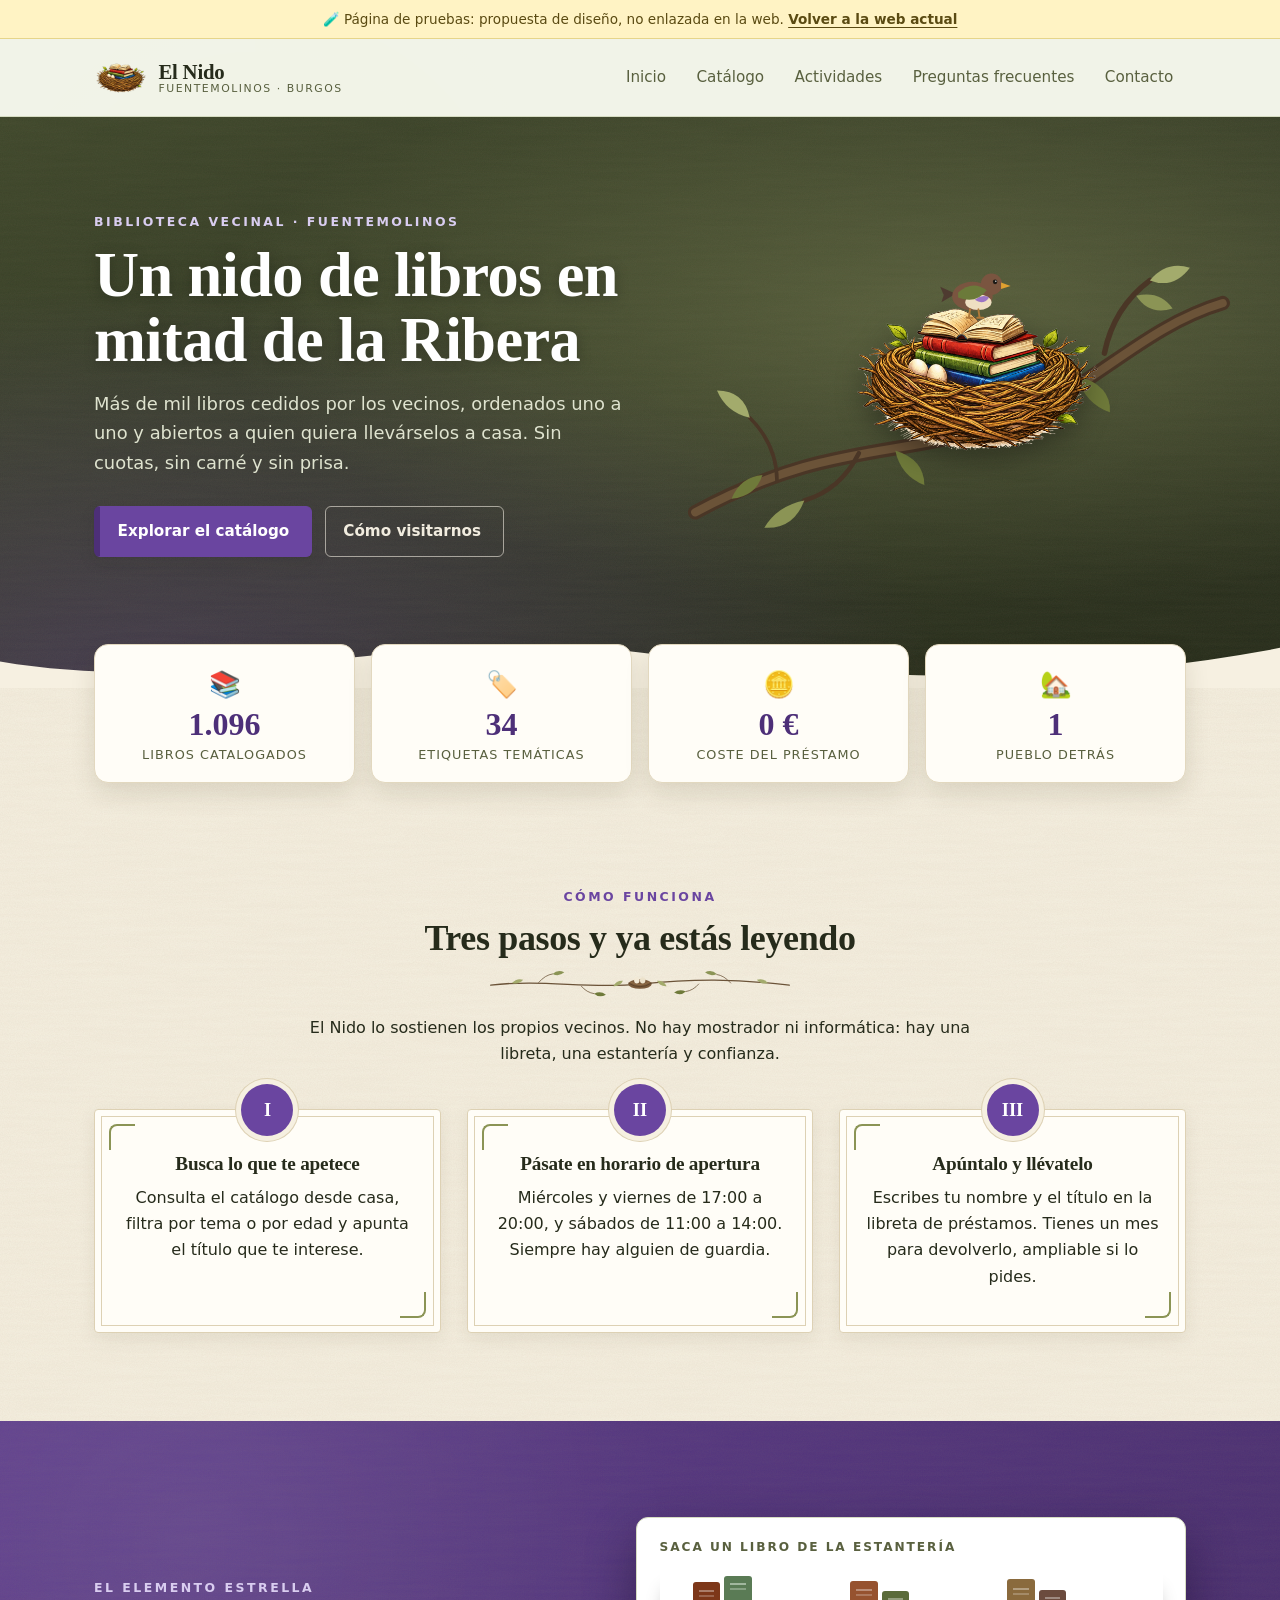
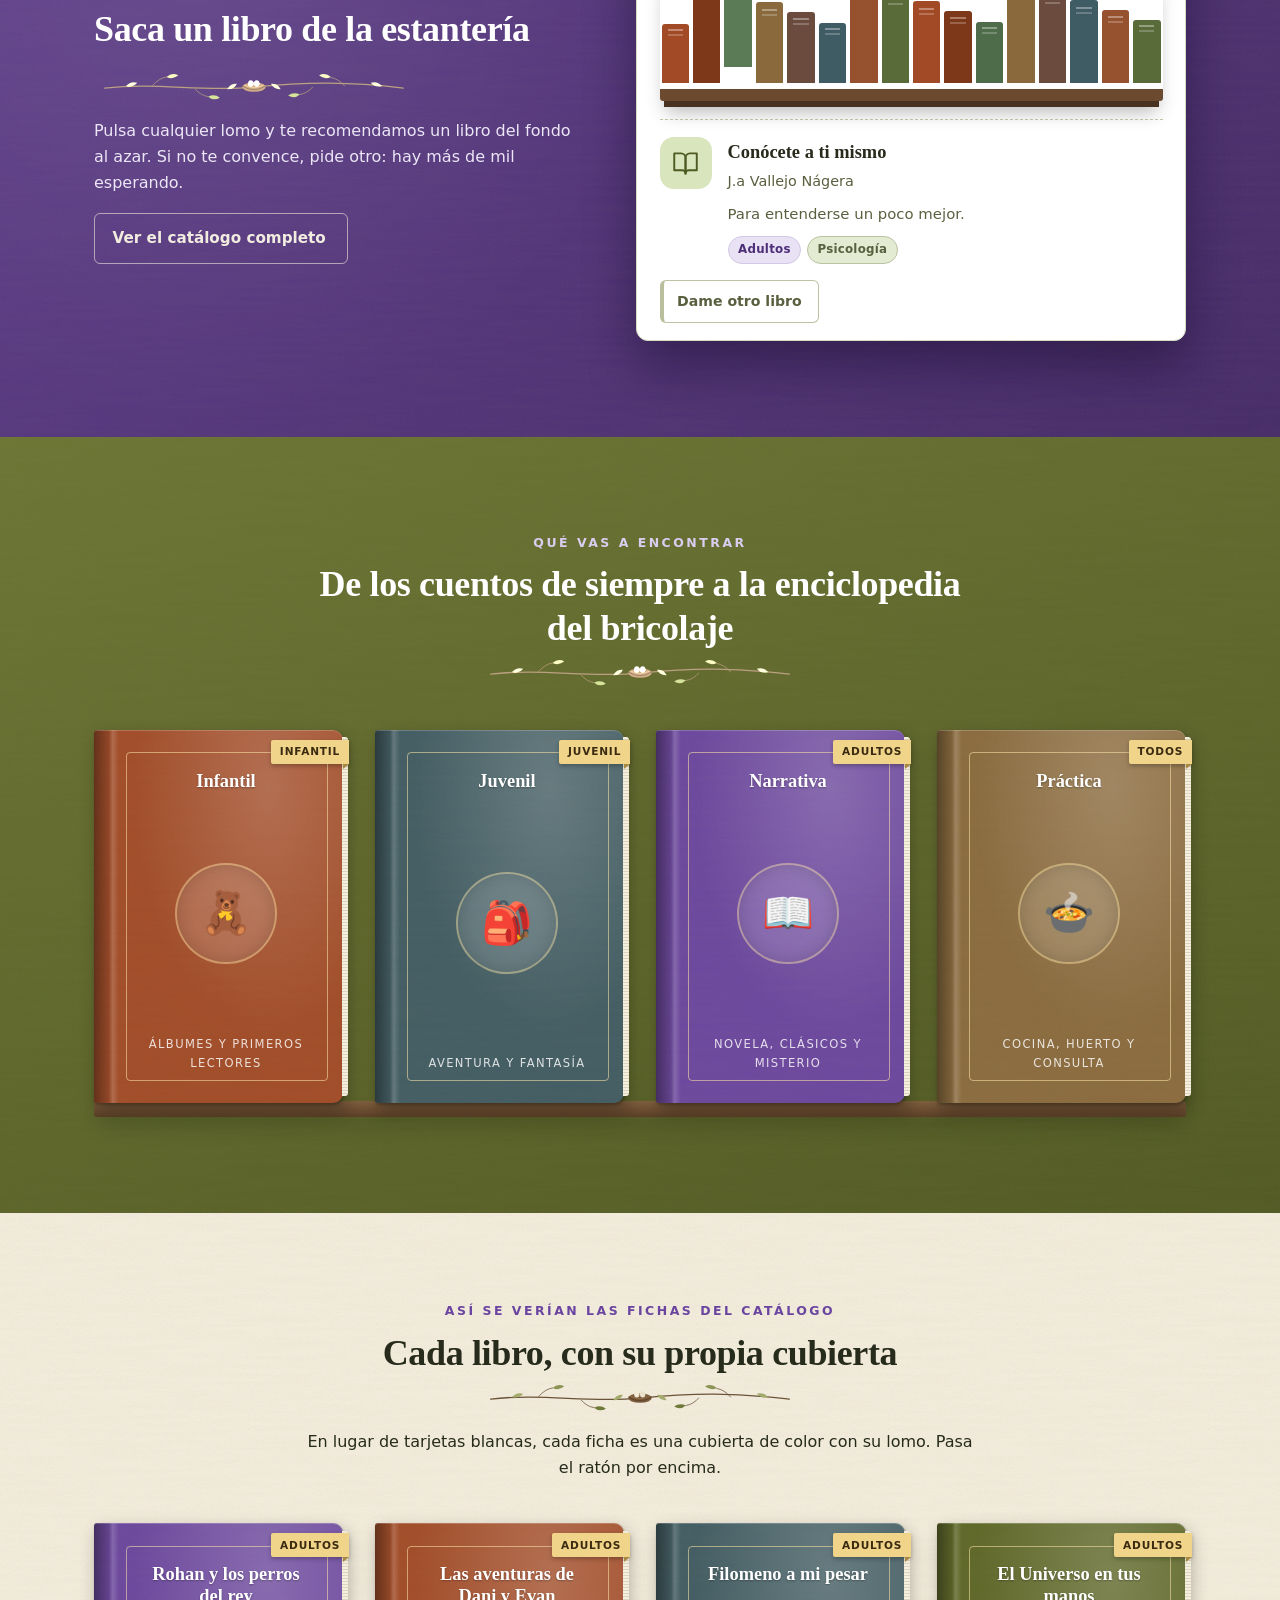
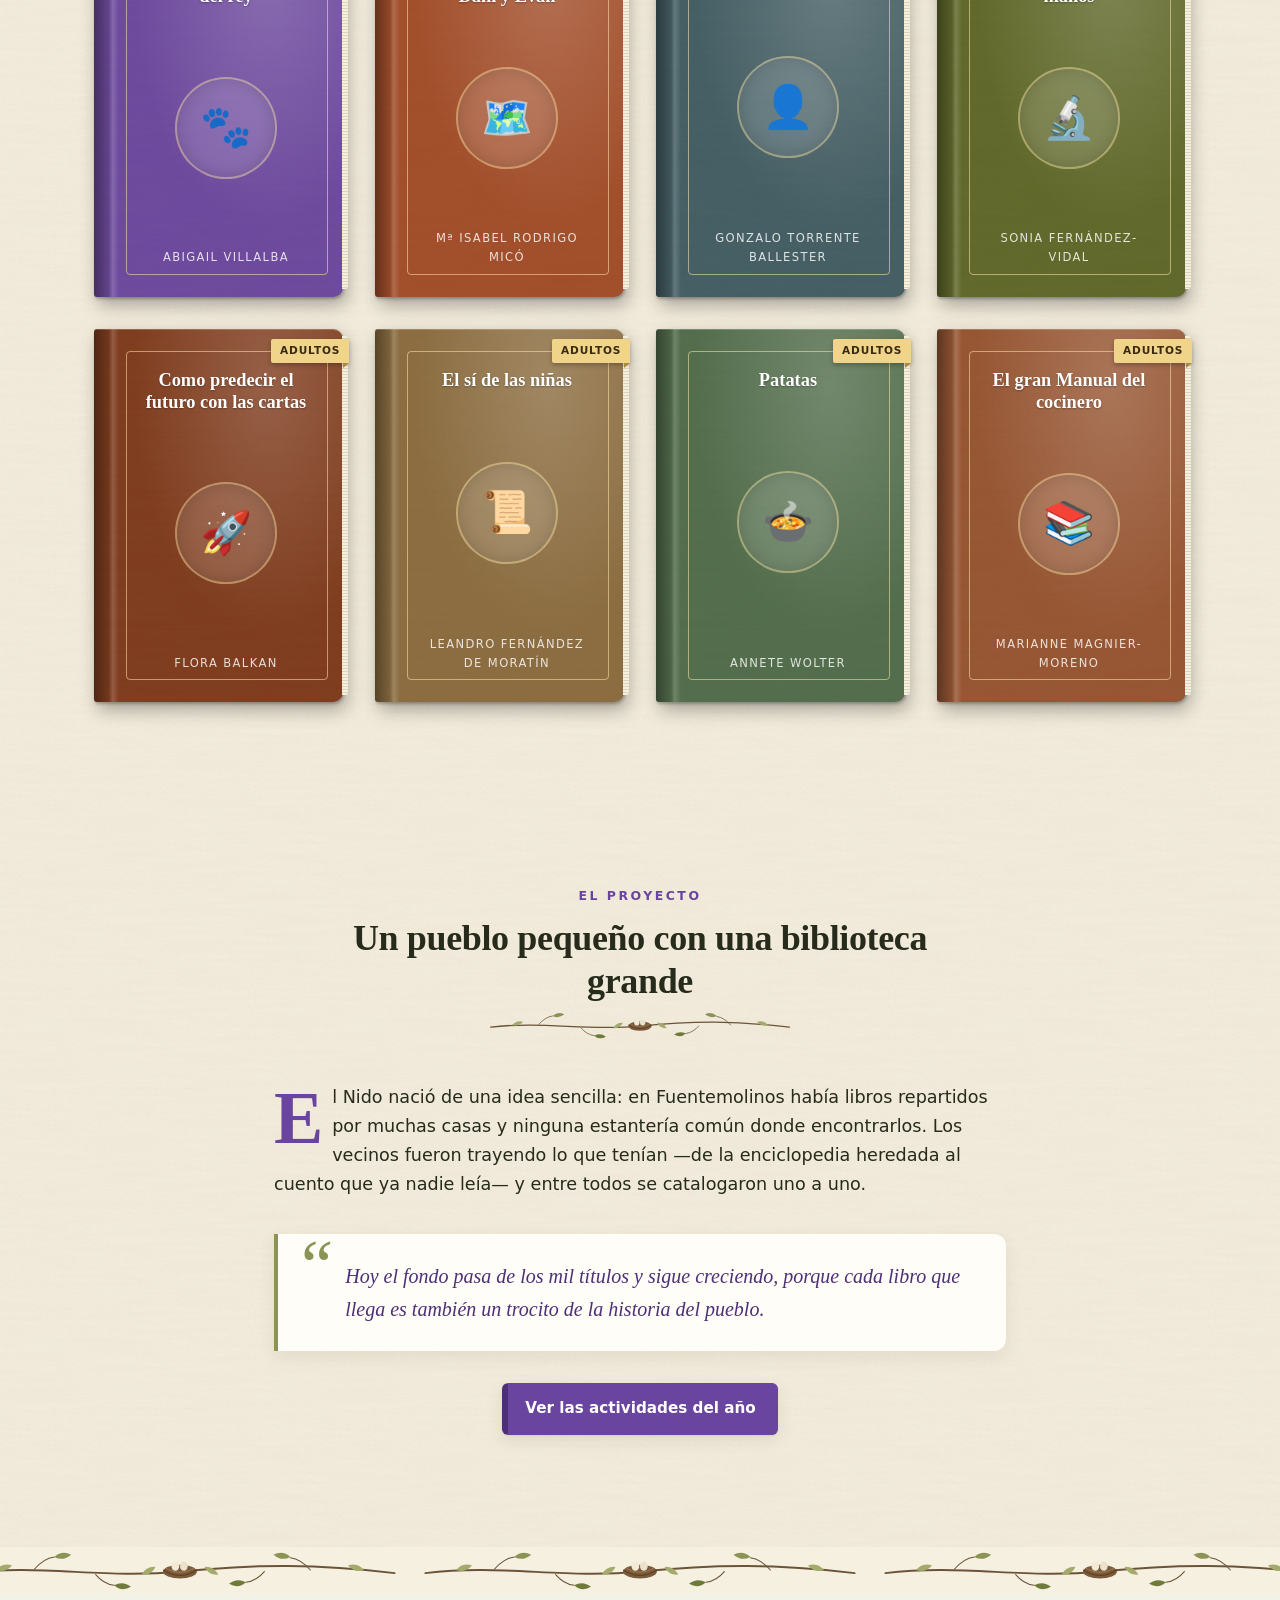
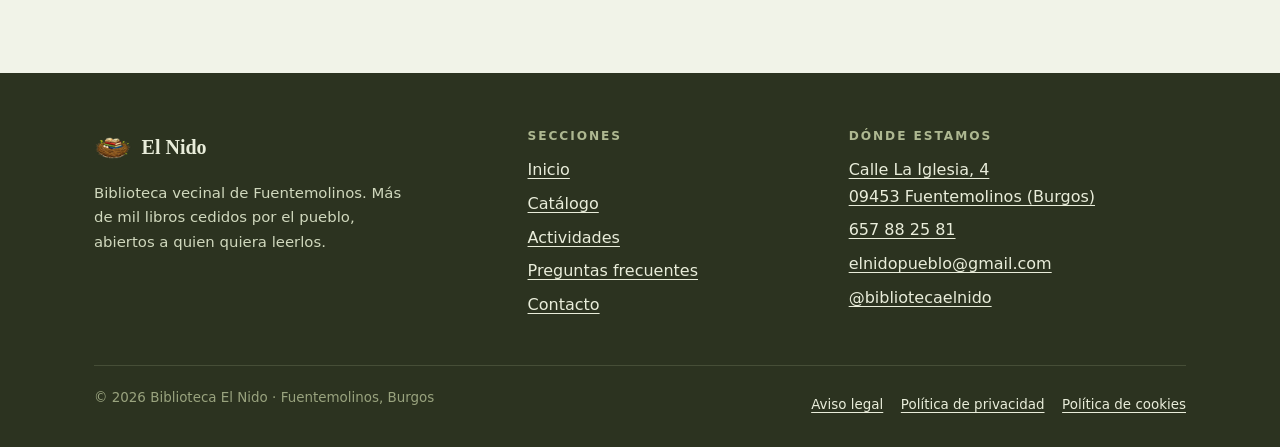
<file: pruebas/index.html>
<!DOCTYPE html>
<html lang="es">
<head>
<meta charset="utf-8">
<meta name="viewport" content="width=device-width, initial-scale=1">
<title>Pruebas de diseño | Biblioteca El Nido</title>
<meta name="description" content="Página de pruebas: propuesta de una web menos minimalista para la Biblioteca El Nido.">
<meta name="robots" content="noindex, nofollow">
<meta name="theme-color" content="#2c3320">
<link rel="icon" type="image/png" sizes="16x16" href="../favicon-16x16.png?v=3">
<link rel="icon" type="image/png" sizes="32x32" href="../favicon-32x32.png?v=3">
<link rel="icon" type="image/png" sizes="48x48" href="../favicon-48x48.png?v=3">
<link rel="apple-touch-icon" sizes="180x180" href="../apple-touch-icon.png?v=3">
<link rel="stylesheet" href="../styles.css">
<link rel="stylesheet" href="pruebas.css">
</head>
<body class="p-pagina">
<a class="saltar-a-contenido" href="#contenido">Saltar al contenido</a>

<p class="p-aviso">🧪 Página de pruebas: propuesta de diseño, no enlazada en la web. <a href="../index.html">Volver a la web actual</a></p>

<header class="cabecera">
  <div class="cabecera__interior">
    <a class="marca" href="../index.html">
      <img class="marca__icono" src="../logo-cabecera.png?v=3" width="54" height="54" alt="Logotipo de la Biblioteca El Nido: una pila de libros con un libro abierto sobre un nido de ramas">
      <span class="marca__texto">
        <span class="marca__nombre">El Nido</span>
        <span class="marca__lugar">Fuentemolinos · Burgos</span>
      </span>
    </a>
    <button class="menu-boton" type="button" data-menu-boton aria-expanded="false" aria-controls="menu-principal" aria-label="Abrir el menú de navegación">
      <span class="menu-boton__barra"></span>
      <span class="menu-boton__barra"></span>
      <span class="menu-boton__barra"></span>
    </button>
    <nav class="nav" id="menu-principal" data-menu data-abierto="false" aria-label="Navegación principal">
      <ul class="nav__lista">
        <li><a class="nav__enlace" href="../index.html">Inicio</a></li>
        <li><a class="nav__enlace" href="../catalogo.html">Catálogo</a></li>
        <li><a class="nav__enlace" href="../actividades.html">Actividades</a></li>
        <li><a class="nav__enlace" href="../faq.html">Preguntas frecuentes</a></li>
        <li><a class="nav__enlace" href="../contacto.html">Contacto</a></li>
      </ul>
    </nav>
  </div>
</header>

<main id="contenido">

  <!-- 1. PORTADA ILUSTRADA -->
  <section class="p-portada">
    <div class="contenedor p-portada__interior">
      <div class="p-portada__texto">
        <p class="p-antetitulo p-antetitulo--claro">Biblioteca vecinal · Fuentemolinos</p>
        <h1>Un nido de libros en mitad de la Ribera</h1>
        <p class="p-portada__entradilla">Más de mil libros cedidos por los vecinos, ordenados uno a uno y abiertos a quien quiera llevárselos a casa. Sin cuotas, sin carné y sin prisa.</p>
        <div class="portada__acciones">
          <a class="boton boton--principal" href="../catalogo.html">Explorar el catálogo</a>
          <a class="boton p-boton--claro" href="../contacto.html">Cómo visitarnos</a>
        </div>
      </div>

      <div class="p-ilustracion" aria-hidden="true">
        <svg class="p-ilustracion__rama" viewBox="0 0 560 420">
          <g fill="none" stroke-linecap="round">
            <path d="M600 120 C 500 150, 440 235, 330 262 S 150 280, 20 350" stroke="#4a3626" stroke-width="16"/>
            <path d="M600 120 C 500 150, 440 235, 330 262 S 150 280, 20 350" stroke="#6b5338" stroke-width="9"/>
            <path d="M470 175 q 10 -50 50 -80" stroke="#4a3626" stroke-width="6"/>
            <path d="M200 285 q -20 40 -60 52" stroke="#4a3626" stroke-width="5"/>
            <path d="M110 316 q 0 -40 -30 -70" stroke="#4a3626" stroke-width="4"/>
          </g>
          <g>
            <path d="M520 95 q 18 -22 44 -14 q -18 24 -44 14z" fill="#a3ab6c"/>
            <path d="M505 112 q 26 -6 40 14 q -26 8 -40 -14z" fill="#8b9455"/>
            <path d="M440 200 q 8 30 36 40 q 2 -30 -36 -40z" fill="#6f7a3a"/>
            <path d="M400 222 q -10 -30 8 -52 q 14 28 -8 52z" fill="#a3ab6c"/>
            <path d="M140 337 q -30 6 -44 30 q 32 2 44 -30z" fill="#8b9455"/>
            <path d="M80 246 q -26 -6 -36 -30 q 30 0 36 30z" fill="#a3ab6c"/>
            <path d="M240 282 q 6 28 32 38 q 0 -28 -32 -38z" fill="#6f7a3a"/>
            <path d="M60 335 q 10 -24 34 -26 q -8 24 -34 26z" fill="#6f7a3a"/>
          </g>
        </svg>
        <img class="p-ilustracion__nido" src="../icon-512.png" alt="" width="512" height="512">
        <div class="p-ilustracion__pajaro">
          <svg viewBox="0 0 64 52">
            <path d="M14 30 L1 24 L4 31 L2 37 Z" fill="#4e3a30"/>
            <ellipse cx="28" cy="32" rx="17" ry="12" fill="#7a5540"/>
            <ellipse cx="33" cy="37" rx="11" ry="6.5" fill="#efdfc2"/>
            <path d="M30 35 Q36 30 42 33 Q37 40 30 35Z" fill="#8d63c4" opacity=".85"/>
            <g class="p-pajaro__cabeza">
              <circle cx="44" cy="22" r="9" fill="#7a5540"/>
              <circle cx="47" cy="20" r="1.9" fill="#1d1a16"/>
              <circle cx="47.6" cy="19.4" r=".6" fill="#fff"/>
              <path d="M52 20.5 L60 23.5 L52 26 Z" fill="#e0a030"/>
            </g>
            <path d="M16 29 Q28 18 40 27 Q31 39 16 33Z" fill="#6b7a3a"/>
            <g stroke="#b07a3a" stroke-width="1.6" stroke-linecap="round">
              <path d="M26 43 L25 50 M23 50 L28 50"/><path d="M33 43 L34 50 M32 50 L37 50"/>
            </g>
          </svg>
        </div>
        <span class="p-hoja p-hoja--1"></span>
        <span class="p-hoja p-hoja--2"></span>
        <span class="p-hoja p-hoja--3"></span>
      </div>
    </div>

    <svg class="p-ola" viewBox="0 0 1440 70" preserveAspectRatio="none" aria-hidden="true">
      <path d="M0 40 C 240 80, 480 0, 720 30 S 1200 70, 1440 25 V70 H0 Z"/>
    </svg>
  </section>

  <!-- CIFRAS con adornos -->
  <section class="p-papel p-cifras-seccion">
    <div class="contenedor">
      <ul class="p-cifras">
        <li><span class="p-cifras__icono" aria-hidden="true">📚</span><strong>1.096</strong><span>libros catalogados</span></li>
        <li><span class="p-cifras__icono" aria-hidden="true">🏷️</span><strong>34</strong><span>etiquetas temáticas</span></li>
        <li><span class="p-cifras__icono" aria-hidden="true">🪙</span><strong>0 €</strong><span>coste del préstamo</span></li>
        <li><span class="p-cifras__icono" aria-hidden="true">🏡</span><strong>1</strong><span>pueblo detrás</span></li>
      </ul>
    </div>
  </section>

  <!-- 2. TEXTURAS Y ADORNOS: cómo funciona -->
  <section class="p-papel seccion">
    <div class="contenedor">
      <div class="p-cabecera">
        <p class="p-antetitulo">Cómo funciona</p>
        <h2>Tres pasos y ya estás leyendo</h2>
        <span class="p-separador" aria-hidden="true"></span>
        <p>El Nido lo sostienen los propios vecinos. No hay mostrador ni informática: hay una libreta, una estantería y confianza.</p>
      </div>
      <ol class="p-pasos">
        <li class="p-paso">
          <span class="p-paso__numero" aria-hidden="true">I</span>
          <h3>Busca lo que te apetece</h3>
          <p>Consulta el catálogo desde casa, filtra por tema o por edad y apunta el título que te interese.</p>
        </li>
        <li class="p-paso">
          <span class="p-paso__numero" aria-hidden="true">II</span>
          <h3>Pásate en horario de apertura</h3>
          <p>Miércoles y viernes de 17:00 a 20:00, y sábados de 11:00 a 14:00. Siempre hay alguien de guardia.</p>
        </li>
        <li class="p-paso">
          <span class="p-paso__numero" aria-hidden="true">III</span>
          <h3>Apúntalo y llévatelo</h3>
          <p>Escribes tu nombre y el título en la libreta de préstamos. Tienes un mes para devolverlo, ampliable si lo pides.</p>
        </li>
      </ol>
    </div>
  </section>

  <!-- 3. BANDA MORADA: la estantería -->
  <section class="p-banda p-banda--morada">
    <div class="contenedor p-banda__rejilla">
      <div>
        <p class="p-antetitulo p-antetitulo--claro">El elemento estrella</p>
        <h2>Saca un libro de la estantería</h2>
        <span class="p-separador p-separador--claro" aria-hidden="true"></span>
        <p>Pulsa cualquier lomo y te recomendamos un libro del fondo al azar. Si no te convence, pide otro: hay más de mil esperando.</p>
        <p><a class="boton p-boton--claro" href="../catalogo.html">Ver el catálogo completo</a></p>
      </div>
      <div class="estanteria" data-estanteria>
        <h3 class="estanteria__titulo">Saca un libro de la estantería</h3>
        <ul class="estanteria__lomos" data-lomos aria-label="Estantería con libros del catálogo"></ul>
        <div class="recomendacion" data-recomendacion aria-live="polite">
          <p>Cargando la estantería…</p>
        </div>
        <div class="recomendacion__pie">
          <button class="boton boton--fantasma" type="button" data-otro-libro>Dame otro libro</button>
        </div>
      </div>
    </div>
  </section>

  <!-- 3b. BANDA OLIVA: qué vas a encontrar, como cubiertas -->
  <section class="p-banda p-banda--oliva">
    <div class="contenedor">
      <div class="p-cabecera">
        <p class="p-antetitulo p-antetitulo--claro">Qué vas a encontrar</p>
        <h2>De los cuentos de siempre a la enciclopedia del bricolaje</h2>
        <span class="p-separador p-separador--claro" aria-hidden="true"></span>
      </div>
      <div class="p-estante">
        <a class="p-libro" href="../catalogo.html" style="--c:#a24a26">
          <span class="p-libro__cinta">Infantil</span>
          <span class="p-libro__emoji" aria-hidden="true">🧸</span>
          <span class="p-libro__titulo">Infantil</span>
          <span class="p-libro__autor">Álbumes y primeros lectores</span>
        </a>
        <a class="p-libro" href="../catalogo.html" style="--c:#3f5b63">
          <span class="p-libro__cinta">Juvenil</span>
          <span class="p-libro__emoji" aria-hidden="true">🎒</span>
          <span class="p-libro__titulo">Juvenil</span>
          <span class="p-libro__autor">Aventura y fantasía</span>
        </a>
        <a class="p-libro" href="../catalogo.html" style="--c:#6a45a0">
          <span class="p-libro__cinta">Adultos</span>
          <span class="p-libro__emoji" aria-hidden="true">📖</span>
          <span class="p-libro__titulo">Narrativa</span>
          <span class="p-libro__autor">Novela, clásicos y misterio</span>
        </a>
        <a class="p-libro" href="../catalogo.html" style="--c:#8a6a3d">
          <span class="p-libro__cinta">Todos</span>
          <span class="p-libro__emoji" aria-hidden="true">🍲</span>
          <span class="p-libro__titulo">Práctica</span>
          <span class="p-libro__autor">Cocina, huerto y consulta</span>
        </a>
      </div>
      <div class="p-balda" aria-hidden="true"></div>
    </div>
  </section>

  <!-- 4. FICHAS TIPO LIBRO: así sería el catálogo -->
  <section class="p-papel seccion">
    <div class="contenedor">
      <div class="p-cabecera">
        <p class="p-antetitulo">Así se verían las fichas del catálogo</p>
        <h2>Cada libro, con su propia cubierta</h2>
        <span class="p-separador" aria-hidden="true"></span>
        <p>En lugar de tarjetas blancas, cada ficha es una cubierta de color con su lomo. Pasa el ratón por encima.</p>
      </div>
      <div class="p-fichas" data-p-fichas></div>
    </div>
  </section>

  <!-- El proyecto, con capitular y cita -->
  <section class="p-banda p-banda--crema">
    <div class="contenedor contenedor--estrecho">
      <div class="p-cabecera">
        <p class="p-antetitulo">El proyecto</p>
        <h2>Un pueblo pequeño con una biblioteca grande</h2>
        <span class="p-separador" aria-hidden="true"></span>
      </div>
      <p class="p-capitular">El Nido nació de una idea sencilla: en Fuentemolinos había libros repartidos por muchas casas y ninguna estantería común donde encontrarlos. Los vecinos fueron trayendo lo que tenían —de la enciclopedia heredada al cuento que ya nadie leía— y entre todos se catalogaron uno a uno.</p>
      <blockquote class="p-cita">
        <p>Hoy el fondo pasa de los mil títulos y sigue creciendo, porque cada libro que llega es también un trocito de la historia del pueblo.</p>
      </blockquote>
      <p class="p-centro"><a class="boton boton--principal" href="../actividades.html">Ver las actividades del año</a></p>
    </div>
  </section>

  <div class="p-rama-pie" aria-hidden="true"></div>
</main>

<footer class="pie">
  <div class="contenedor">
    <div class="pie__rejilla">
      <div>
        <div class="pie__marca">
          <img src="../favicon-48x48.png?v=3" width="38" height="38" alt="">
          <span>El Nido</span>
        </div>
        <p class="pie__texto">Biblioteca vecinal de Fuentemolinos. Más de mil libros cedidos por el pueblo, abiertos a quien quiera leerlos.</p>
      </div>
      <nav aria-label="Enlaces del pie de página">
        <h2 class="pie__titulo">Secciones</h2>
        <ul class="pie__lista">
          <li><a href="../index.html">Inicio</a></li>
          <li><a href="../catalogo.html">Catálogo</a></li>
          <li><a href="../actividades.html">Actividades</a></li>
          <li><a href="../faq.html">Preguntas frecuentes</a></li>
          <li><a href="../contacto.html">Contacto</a></li>
        </ul>
      </nav>
      <div>
        <h2 class="pie__titulo">Dónde estamos</h2>
        <ul class="pie__lista">
          <li><a href="https://www.google.com/maps/place/09453+Fuentemolinos,+Burgos" target="_blank" rel="noopener">Calle La Iglesia, 4<br>09453 Fuentemolinos (Burgos)</a></li>
          <li><a href="tel:+34657882581">657 88 25 81</a></li>
          <li><a href="mailto:elnidopueblo@gmail.com">elnidopueblo@gmail.com</a></li>
          <li><a href="https://www.instagram.com/bibliotecaelnido/" target="_blank" rel="noopener">@bibliotecaelnido</a></li>
        </ul>
      </div>
    </div>
    <div class="pie__base">
      <p>© <span data-anio>2026</span> Biblioteca El Nido · Fuentemolinos, Burgos</p>
      <ul class="pie__legal">
        <li><a href="../legal.html#aviso-legal">Aviso legal</a></li>
        <li><a href="../legal.html#privacidad">Política de privacidad</a></li>
        <li><a href="../legal.html#cookies">Política de cookies</a></li>
      </ul>
    </div>
  </div>
</footer>

<script src="../data/destacados.js"></script>
<script src="../script.js"></script>
<script src="pruebas.js"></script>
</body>
</html>
</file>
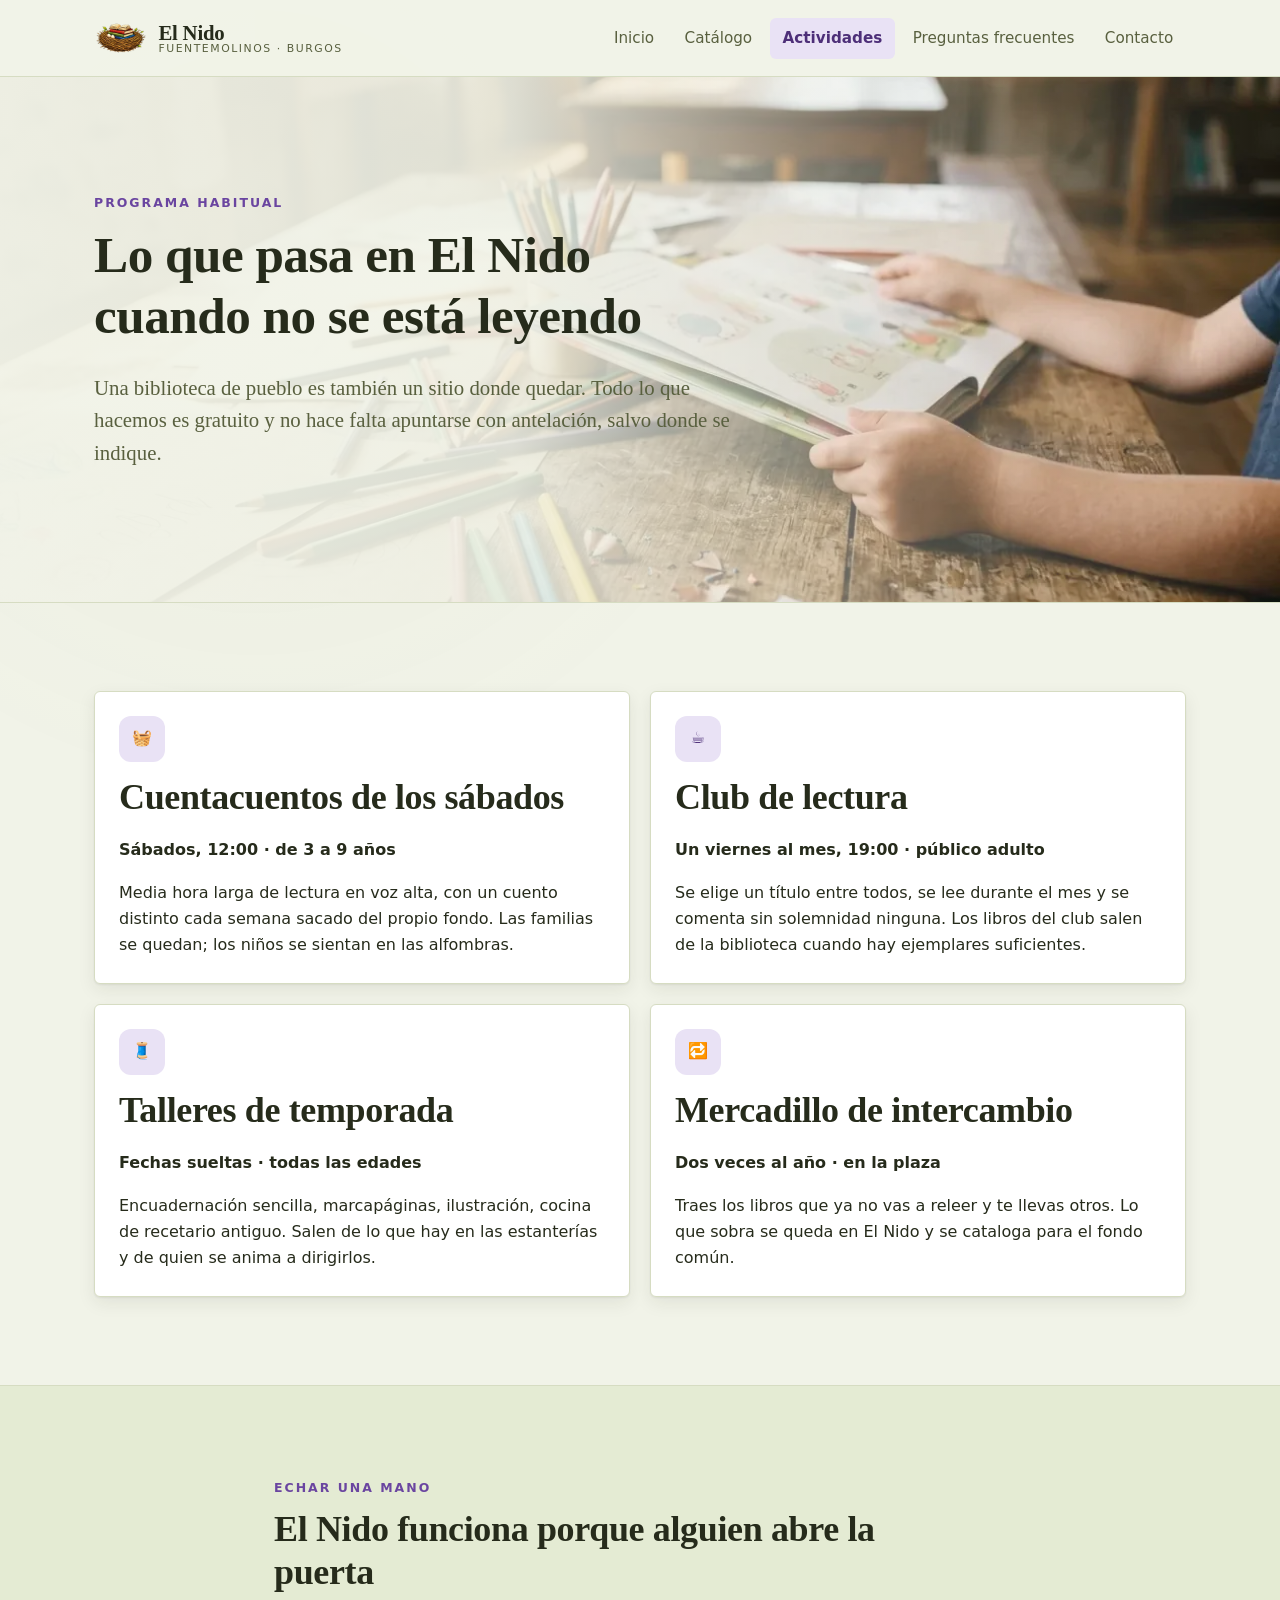
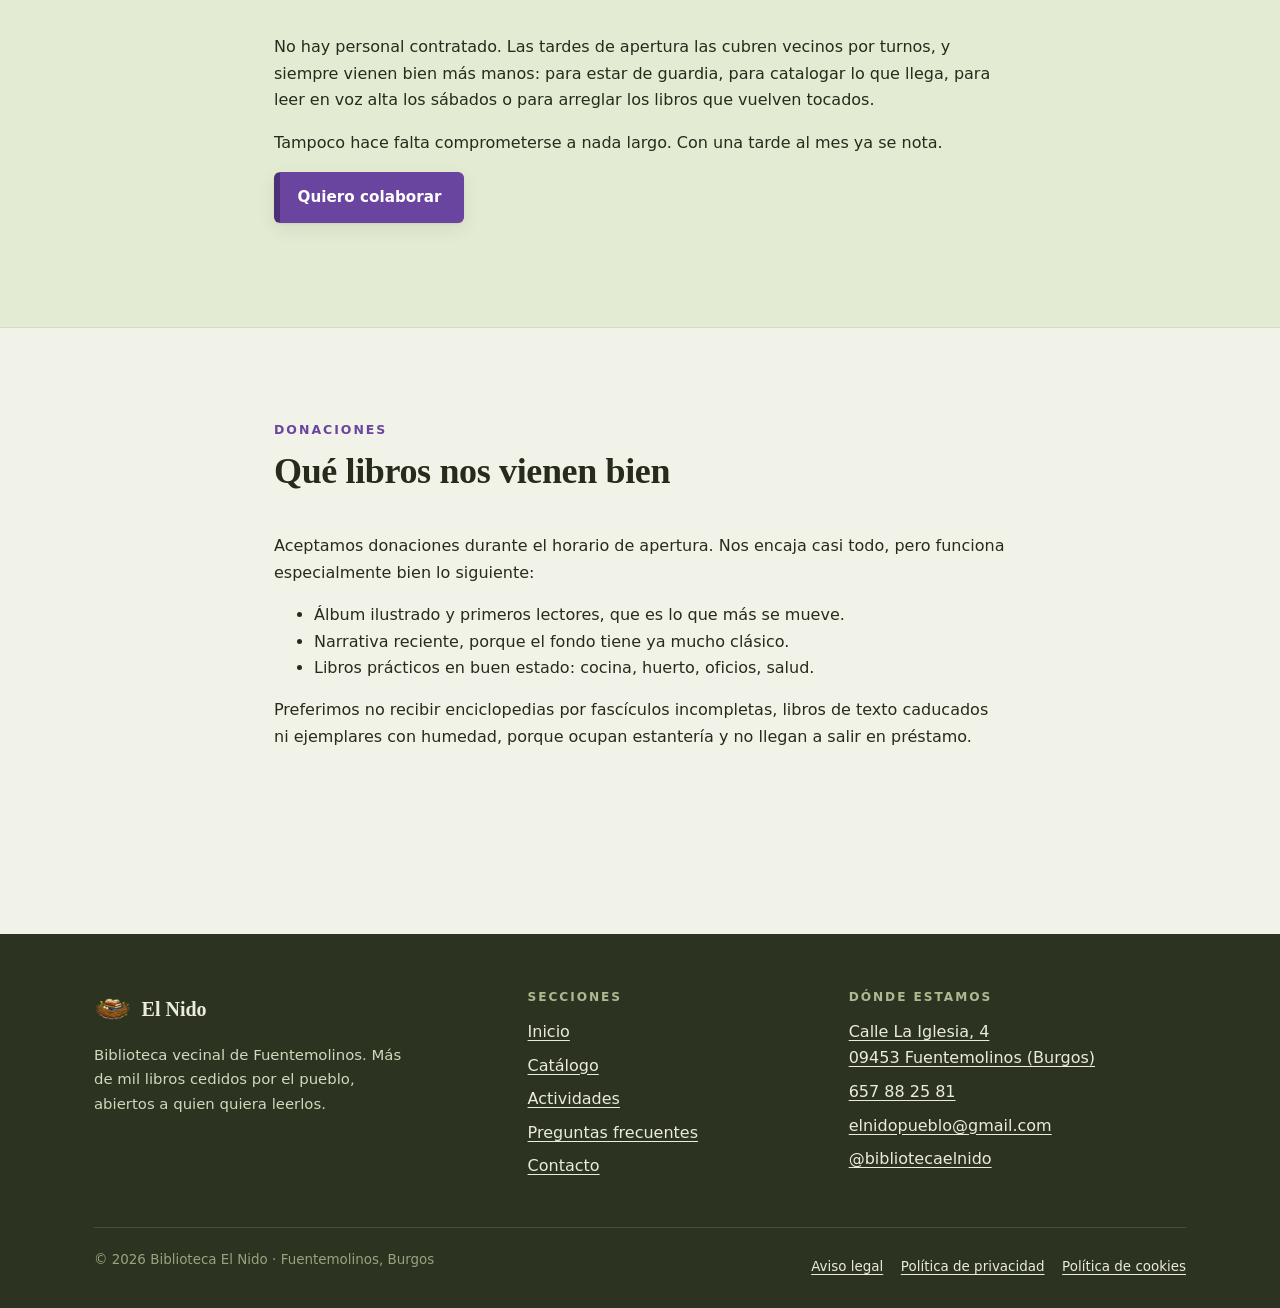
<file: pruebas/actividades.html>
<!DOCTYPE html>
<html lang="es">
<head>
<meta name="robots" content="noindex, nofollow">
<meta charset="utf-8">
<meta name="viewport" content="width=device-width, initial-scale=1">
<title>Actividades y club de lectura | Biblioteca El Nido de Fuentemolinos</title>
<meta name="description" content="Cuentacuentos, club de lectura, talleres y mercadillo de intercambio en la Biblioteca El Nido de Fuentemolinos (Burgos). Todas las actividades son gratuitas.">
<meta name="theme-color" content="#f1f3e8">

<meta property="og:type" content="website">
<meta property="og:locale" content="es_ES">
<meta property="og:site_name" content="Biblioteca El Nido">
<meta property="og:title" content="Actividades y club de lectura | Biblioteca El Nido">
<meta property="og:description" content="Cuentacuentos, club de lectura, talleres y mercadillo de intercambio. Todo gratuito.">
<meta property="og:url" content="https://elnidobiblioteca.com/actividades.html">
<meta property="og:image" content="https://elnidobiblioteca.com/icon-512.png">

<link rel="icon" type="image/png" sizes="16x16" href="../favicon-16x16.png?v=3">
<link rel="icon" type="image/png" sizes="32x32" href="../favicon-32x32.png?v=3">
<link rel="icon" type="image/png" sizes="48x48" href="../favicon-48x48.png?v=3">
<link rel="apple-touch-icon" sizes="180x180" href="../apple-touch-icon.png?v=3">
<script>/* Intro: una vez por sesión del navegador, sin cookies (ver iniciarIntro() en script.js) */(function(){try{document.cookie="elnido_intro=; path=/; max-age=0";var s=sessionStorage,l=localStorage,a=Date.now(),v=+l.getItem("elnido-activa")||0;l.setItem("elnido-activa",a);l.removeItem("elnido-ultima-visita");if(!s.getItem("elnido-intro")){s.setItem("elnido-intro","1");if(a-v>9e4&&!matchMedia("(prefers-reduced-motion: reduce)").matches){document.documentElement.classList.add("con-intro");addEventListener("load",function(){var h=document.documentElement;if(!h.classList.contains("intro-montada"))h.classList.remove("con-intro")})}}}catch(e){}})()</script>
<link rel="stylesheet" href="../styles.css">

<script type="application/ld+json">
{
  "@context": "https://schema.org",
  "@type": "ItemList",
  "name": "Actividades de la Biblioteca El Nido",
  "description": "Programa habitual de actividades gratuitas de la biblioteca vecinal de Fuentemolinos (Burgos).",
  "url": "https://elnidobiblioteca.com/actividades.html",
  "itemListElement": [
    {
      "@type": "ListItem",
      "position": 1,
      "item": {
        "@type": "Event",
        "name": "Cuentacuentos de los sábados",
        "description": "Lectura en voz alta para niñas y niños de 3 a 9 años, con un cuento distinto cada semana.",
        "eventSchedule": {
          "@type": "Schedule",
          "byDay": "Saturday",
          "startTime": "12:00",
          "endTime": "13:00",
          "repeatFrequency": "P1W"
        },
        "eventAttendanceMode": "https://schema.org/OfflineEventAttendanceMode",
        "isAccessibleForFree": true,
        "location": {
          "@type": "Place",
          "name": "Biblioteca El Nido",
          "address": {
            "@type": "PostalAddress",
            "streetAddress": "Calle La Iglesia, 4",
            "addressLocality": "Fuentemolinos",
            "addressRegion": "Burgos",
            "postalCode": "09453",
            "addressCountry": "ES"
          }
        },
        "organizer": {
          "@type": "Library",
          "@id": "https://elnidobiblioteca.com/#biblioteca",
          "name": "Biblioteca El Nido"
        }
      }
    },
    {
      "@type": "ListItem",
      "position": 2,
      "item": {
        "@type": "Event",
        "name": "Club de lectura de El Nido",
        "description": "Encuentro mensual de personas adultas para comentar un libro elegido entre todas.",
        "eventSchedule": {
          "@type": "Schedule",
          "byDay": "Friday",
          "startTime": "19:00",
          "endTime": "20:30",
          "repeatFrequency": "P1M"
        },
        "eventAttendanceMode": "https://schema.org/OfflineEventAttendanceMode",
        "isAccessibleForFree": true,
        "location": {
          "@type": "Place",
          "name": "Biblioteca El Nido",
          "address": {
            "@type": "PostalAddress",
            "streetAddress": "Calle La Iglesia, 4",
            "addressLocality": "Fuentemolinos",
            "addressRegion": "Burgos",
            "postalCode": "09453",
            "addressCountry": "ES"
          }
        },
        "organizer": {
          "@type": "Library",
          "@id": "https://elnidobiblioteca.com/#biblioteca",
          "name": "Biblioteca El Nido"
        }
      }
    }
  ]
}
</script>
</head>
<body>
<a class="saltar-a-contenido" href="#contenido">Saltar al contenido</a>

<header class="cabecera">
  <div class="cabecera__interior">
    <a class="marca" href="../index.html">
      <img class="marca__icono" src="../logo-cabecera.png?v=3" width="54" height="54" alt="Logotipo de la Biblioteca El Nido: una pila de libros con un libro abierto sobre un nido de ramas">
      <span class="marca__texto">
        <span class="marca__nombre">El Nido</span>
        <span class="marca__lugar">Fuentemolinos · Burgos</span>
      </span>
    </a>
    <button class="menu-boton" type="button" data-menu-boton aria-expanded="false" aria-controls="menu-principal" aria-label="Abrir el menú de navegación">
      <span class="menu-boton__barra"></span>
      <span class="menu-boton__barra"></span>
      <span class="menu-boton__barra"></span>
    </button>
    <nav class="nav" id="menu-principal" data-menu data-abierto="false" aria-label="Navegación principal">
      <ul class="nav__lista">
        <li><a class="nav__enlace" href="../index.html">Inicio</a></li>
        <li><a class="nav__enlace" href="../catalogo.html">Catálogo</a></li>
        <li><a class="nav__enlace" href="../actividades.html" aria-current="page">Actividades</a></li>
        <li><a class="nav__enlace" href="../faq.html">Preguntas frecuentes</a></li>
        <li><a class="nav__enlace" href="../contacto.html">Contacto</a></li>
      </ul>
    </nav>
  </div>
</header>

<main id="contenido">

  <section class="cabecera-foto" style="--foto: url('/img/actividades.webp')">
    <div class="contenedor">
      <div class="seccion__cabecera">
        <p class="antetitulo">Programa habitual</p>
        <h1>Lo que pasa en El Nido cuando no se está leyendo</h1>
        <p class="destacado">Una biblioteca de pueblo es también un sitio donde quedar. Todo lo que hacemos es gratuito y no hace falta apuntarse con antelación, salvo donde se indique.</p>
      </div>
    </div>
  </section>

  <section class="seccion">
    <div class="contenedor">

      <div class="rejilla rejilla--2">
        <article class="tarjeta">
          <span class="tarjeta__icono" aria-hidden="true">🧺</span>
          <h2>Cuentacuentos de los sábados</h2>
          <p><strong>Sábados, 12:00 · de 3 a 9 años</strong></p>
          <p>Media hora larga de lectura en voz alta, con un cuento distinto cada semana sacado del propio fondo. Las familias se quedan; los niños se sientan en las alfombras.</p>
        </article>
        <article class="tarjeta">
          <span class="tarjeta__icono" aria-hidden="true">☕</span>
          <h2>Club de lectura</h2>
          <p><strong>Un viernes al mes, 19:00 · público adulto</strong></p>
          <p>Se elige un título entre todos, se lee durante el mes y se comenta sin solemnidad ninguna. Los libros del club salen de la biblioteca cuando hay ejemplares suficientes.</p>
        </article>
        <article class="tarjeta">
          <span class="tarjeta__icono" aria-hidden="true">🧵</span>
          <h2>Talleres de temporada</h2>
          <p><strong>Fechas sueltas · todas las edades</strong></p>
          <p>Encuadernación sencilla, marcapáginas, ilustración, cocina de recetario antiguo. Salen de lo que hay en las estanterías y de quien se anima a dirigirlos.</p>
        </article>
        <article class="tarjeta">
          <span class="tarjeta__icono" aria-hidden="true">🔁</span>
          <h2>Mercadillo de intercambio</h2>
          <p><strong>Dos veces al año · en la plaza</strong></p>
          <p>Traes los libros que ya no vas a releer y te llevas otros. Lo que sobra se queda en El Nido y se cataloga para el fondo común.</p>
        </article>
      </div>
    </div>
  </section>

  <section class="seccion seccion--alt">
    <div class="contenedor contenedor--estrecho">
      <div class="seccion__cabecera">
        <p class="antetitulo">Echar una mano</p>
        <h2>El Nido funciona porque alguien abre la puerta</h2>
      </div>
      <p>No hay personal contratado. Las tardes de apertura las cubren vecinos por turnos, y siempre vienen bien más manos: para estar de guardia, para catalogar lo que llega, para leer en voz alta los sábados o para arreglar los libros que vuelven tocados.</p>
      <p>Tampoco hace falta comprometerse a nada largo. Con una tarde al mes ya se nota.</p>
      <p><a class="boton boton--principal" href="../contacto.html">Quiero colaborar</a></p>
    </div>
  </section>

  <section class="seccion">
    <div class="contenedor contenedor--estrecho">
      <div class="seccion__cabecera">
        <p class="antetitulo">Donaciones</p>
        <h2>Qué libros nos vienen bien</h2>
      </div>
      <p>Aceptamos donaciones durante el horario de apertura. Nos encaja casi todo, pero funciona especialmente bien lo siguiente:</p>
      <ul>
        <li>Álbum ilustrado y primeros lectores, que es lo que más se mueve.</li>
        <li>Narrativa reciente, porque el fondo tiene ya mucho clásico.</li>
        <li>Libros prácticos en buen estado: cocina, huerto, oficios, salud.</li>
      </ul>
      <p>Preferimos no recibir enciclopedias por fascículos incompletas, libros de texto caducados ni ejemplares con humedad, porque ocupan estantería y no llegan a salir en préstamo.</p>
    </div>
  </section>

</main>

<footer class="pie">
  <div class="contenedor">
    <div class="pie__rejilla">
      <div>
        <div class="pie__marca">
          <img src="../favicon-48x48.png?v=3" width="38" height="38" alt="">
          <span>El Nido</span>
        </div>
        <p class="pie__texto">Biblioteca vecinal de Fuentemolinos. Más de mil libros cedidos por el pueblo, abiertos a quien quiera leerlos.</p>
      </div>
      <nav aria-label="Enlaces del pie de página">
        <h2 class="pie__titulo">Secciones</h2>
        <ul class="pie__lista">
          <li><a href="../index.html">Inicio</a></li>
          <li><a href="../catalogo.html">Catálogo</a></li>
          <li><a href="../actividades.html">Actividades</a></li>
          <li><a href="../faq.html">Preguntas frecuentes</a></li>
          <li><a href="../contacto.html">Contacto</a></li>
        </ul>
      </nav>
      <div>
        <h2 class="pie__titulo">Dónde estamos</h2>
        <ul class="pie__lista">
          <li><a href="https://www.google.com/maps/place/09453+Fuentemolinos,+Burgos" target="_blank" rel="noopener">Calle La Iglesia, 4<br>09453 Fuentemolinos (Burgos)</a></li>
          <li><a href="tel:+34657882581">657 88 25 81</a></li>
          <li><a href="mailto:elnidopueblo@gmail.com">elnidopueblo@gmail.com</a></li>
          <li><a href="https://www.instagram.com/bibliotecaelnido/" target="_blank" rel="noopener">@bibliotecaelnido</a></li>
        </ul>
      </div>
    </div>
    <div class="pie__base">
      <p>© <span data-anio>2026</span> Biblioteca El Nido · Fuentemolinos, Burgos</p>
      <ul class="pie__legal">
        <li><a href="../legal.html#aviso-legal">Aviso legal</a></li>
        <li><a href="../legal.html#privacidad">Política de privacidad</a></li>
        <li><a href="../legal.html#cookies">Política de cookies</a></li>
      </ul>
    </div>
  </div>
</footer>

<script src="../script.js"></script>
</body>
</html>
</file>
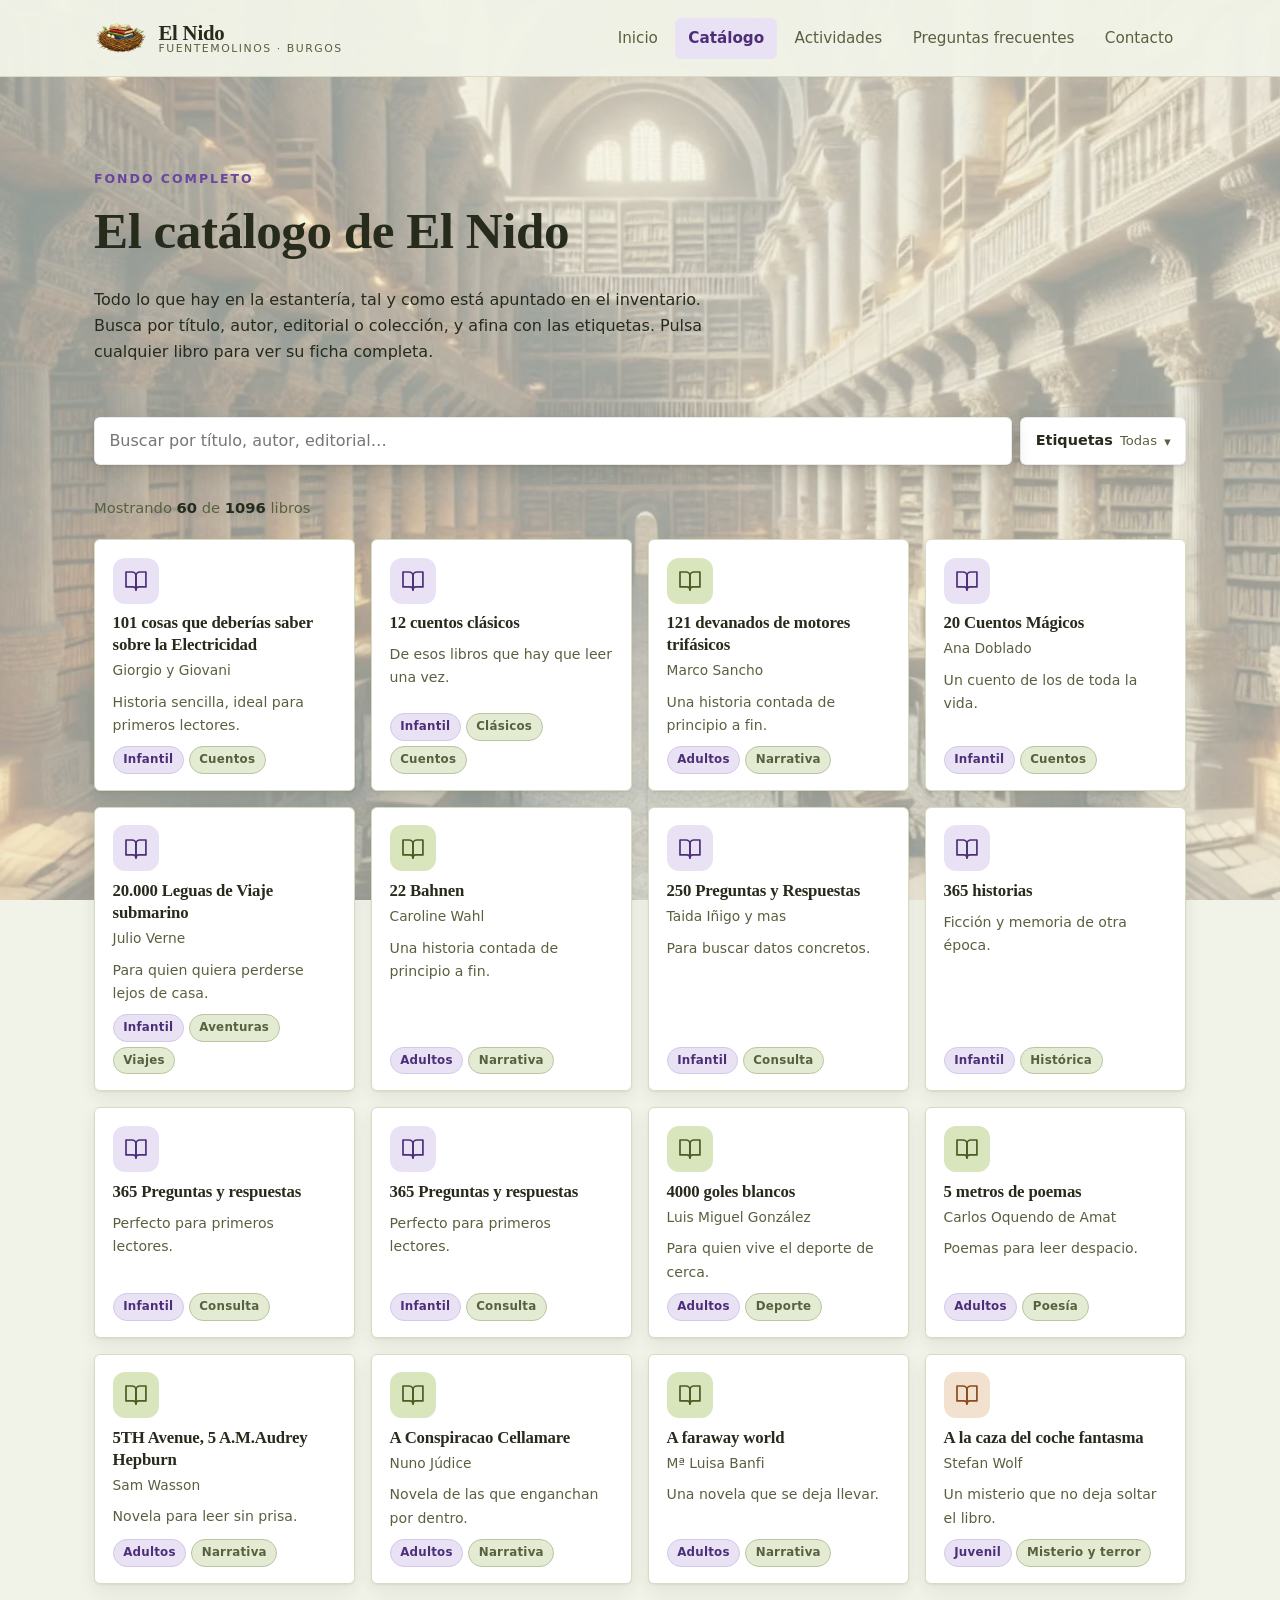
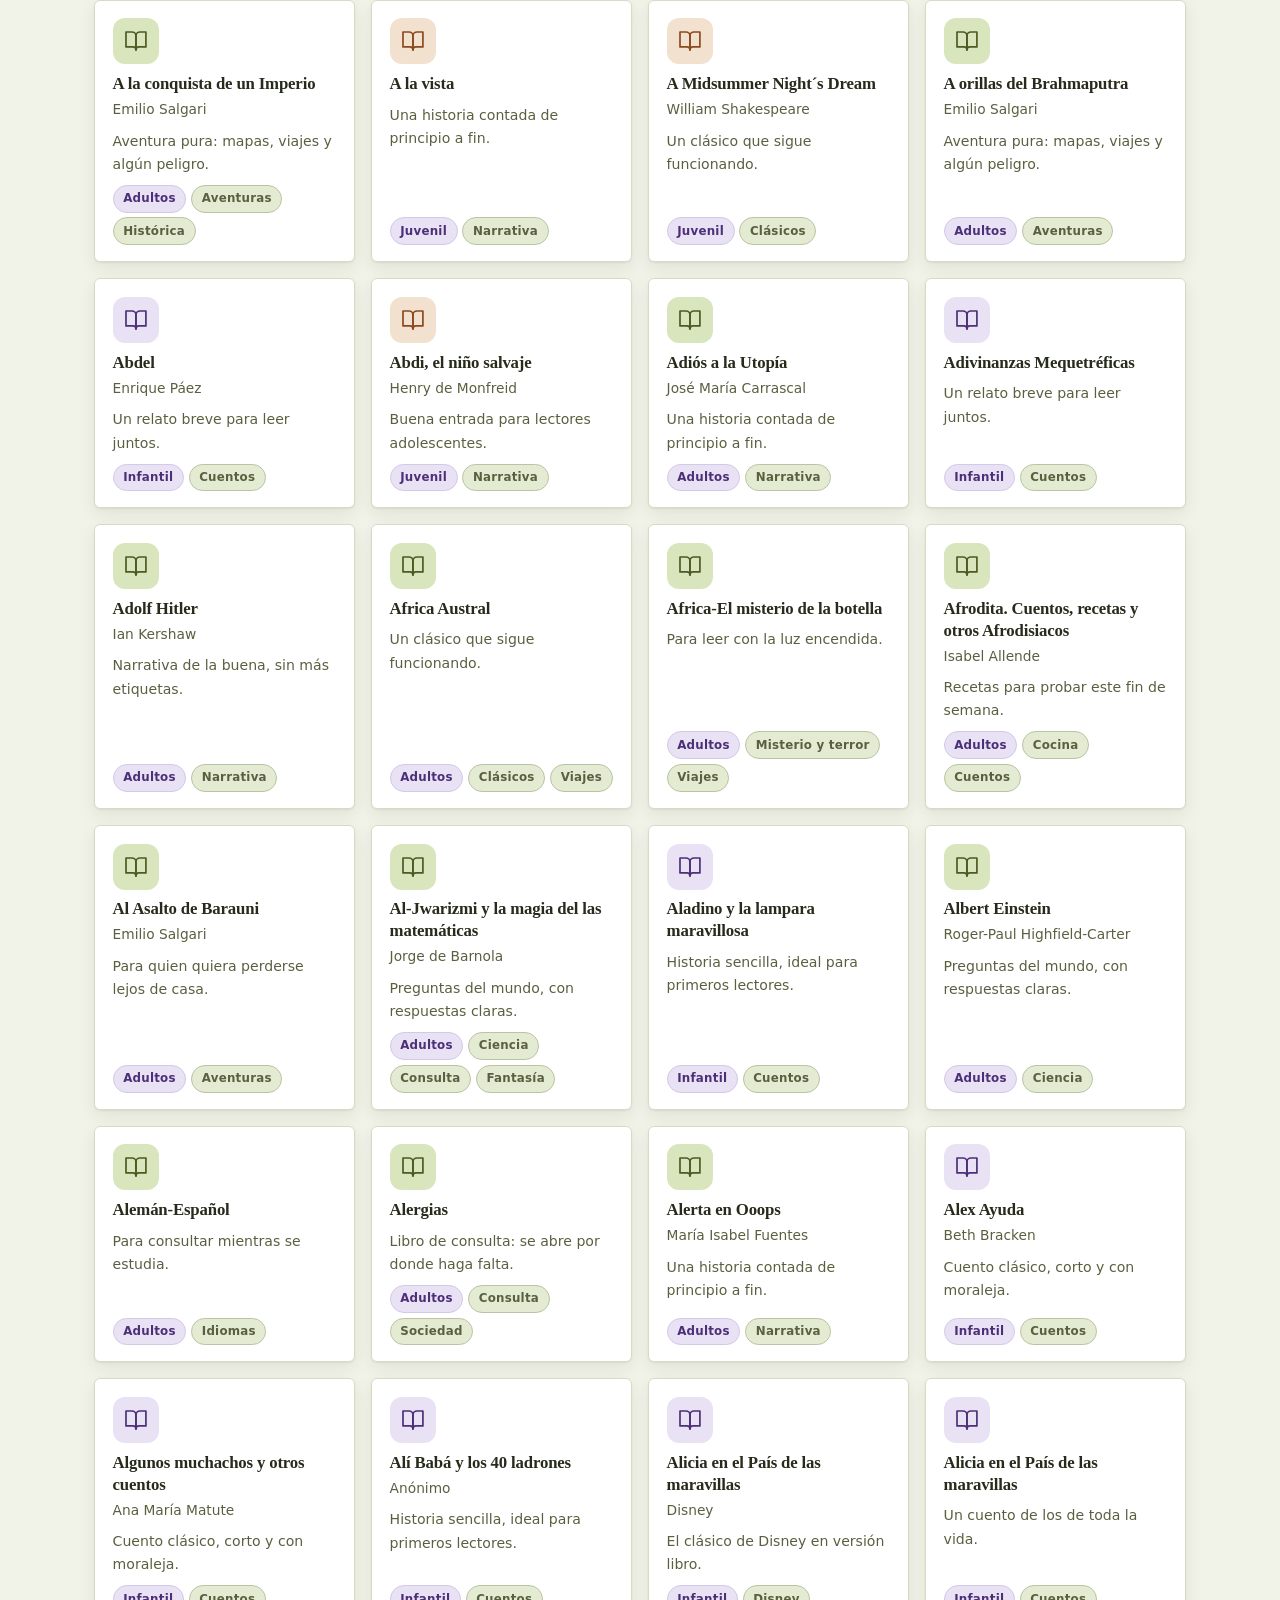
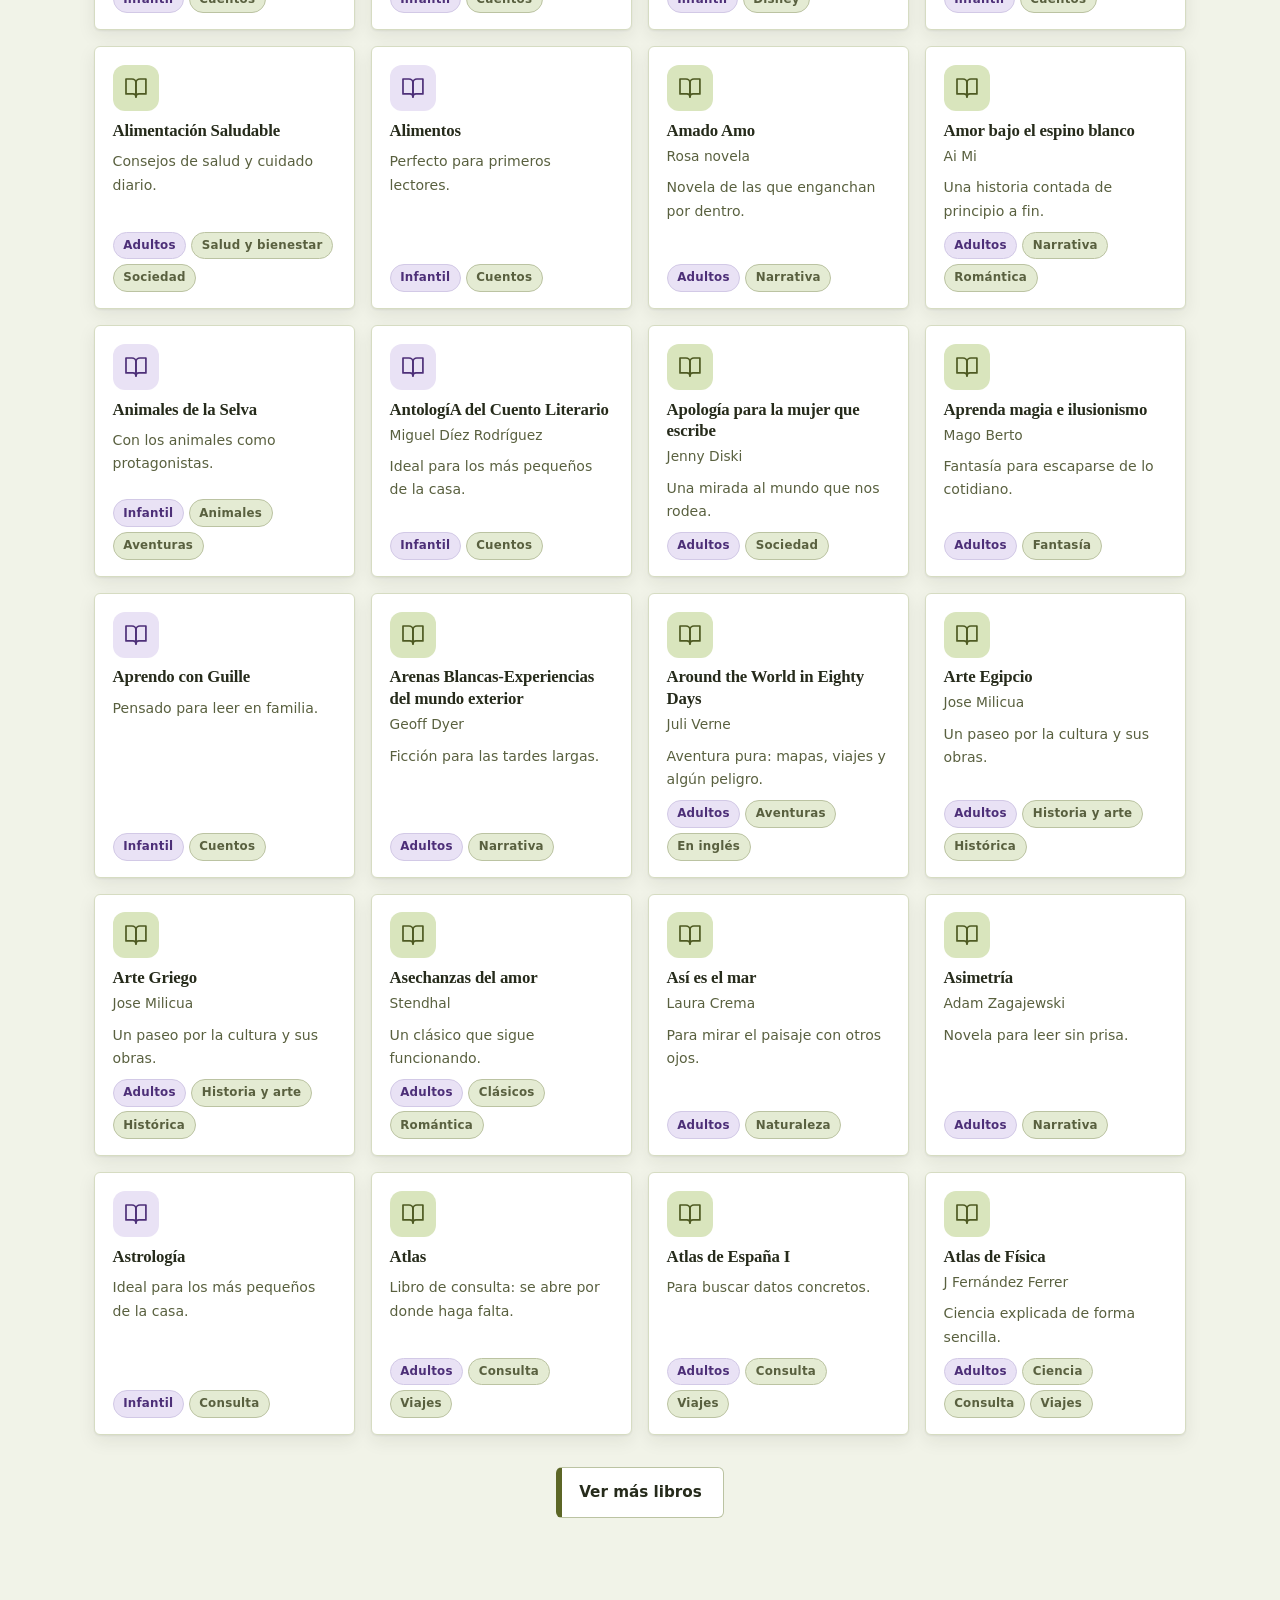
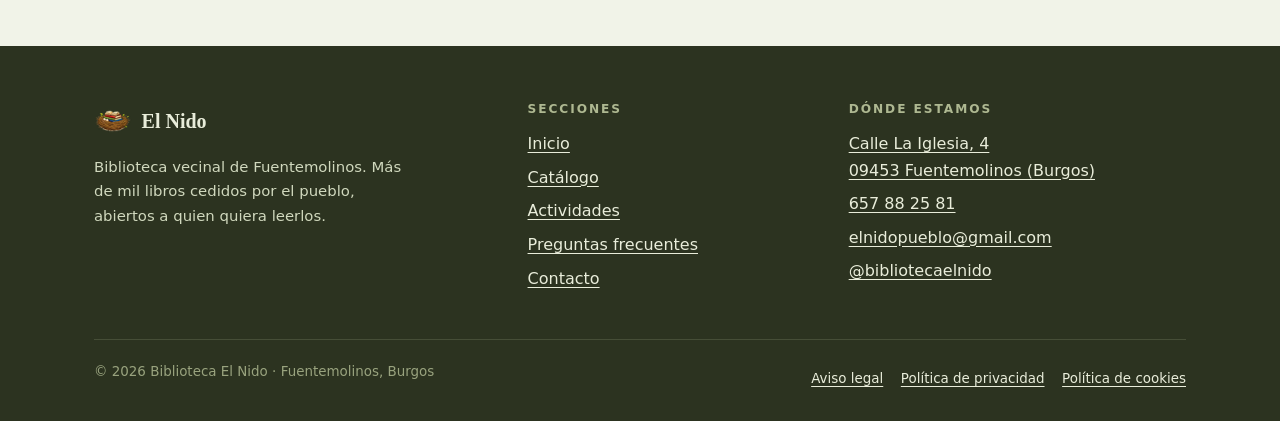
<file: pruebas/catalogo.html>
<!DOCTYPE html>
<html lang="es">
<head>
<meta name="robots" content="noindex, nofollow">
<meta charset="utf-8">
<meta name="viewport" content="width=device-width, initial-scale=1">
<title>Catálogo completo | Biblioteca El Nido de Fuentemolinos</title>
<meta name="description" content="Consulta los más de 1.000 libros de la Biblioteca El Nido de Fuentemolinos. Busca por título, autor o editorial y filtra por tema y por edad recomendada.">
<meta name="theme-color" content="#f1f3e8">

<meta property="og:type" content="website">
<meta property="og:locale" content="es_ES">
<meta property="og:site_name" content="Biblioteca El Nido">
<meta property="og:title" content="Catálogo completo | Biblioteca El Nido">
<meta property="og:description" content="Más de 1.000 libros con buscador y filtros por tema y por edad.">
<meta property="og:url" content="https://elnidobiblioteca.com/catalogo.html">
<meta property="og:image" content="https://elnidobiblioteca.com/icon-512.png">

<link rel="icon" type="image/png" sizes="16x16" href="../favicon-16x16.png?v=3">
<link rel="icon" type="image/png" sizes="32x32" href="../favicon-32x32.png?v=3">
<link rel="icon" type="image/png" sizes="48x48" href="../favicon-48x48.png?v=3">
<link rel="apple-touch-icon" sizes="180x180" href="../apple-touch-icon.png?v=3">
<script>/* Intro: una vez por sesión del navegador, sin cookies (ver iniciarIntro() en script.js) */(function(){try{document.cookie="elnido_intro=; path=/; max-age=0";var s=sessionStorage,l=localStorage,a=Date.now(),v=+l.getItem("elnido-activa")||0;l.setItem("elnido-activa",a);l.removeItem("elnido-ultima-visita");if(!s.getItem("elnido-intro")){s.setItem("elnido-intro","1");if(a-v>9e4&&!matchMedia("(prefers-reduced-motion: reduce)").matches){document.documentElement.classList.add("con-intro");addEventListener("load",function(){var h=document.documentElement;if(!h.classList.contains("intro-montada"))h.classList.remove("con-intro")})}}}catch(e){}})()</script>
<link rel="stylesheet" href="../styles.css">

<script type="application/ld+json">
{
  "@context": "https://schema.org",
  "@type": "CollectionPage",
  "name": "Catálogo de la Biblioteca El Nido",
  "description": "Listado completo de los libros disponibles en la biblioteca vecinal de Fuentemolinos (Burgos).",
  "url": "https://elnidobiblioteca.com/catalogo.html",
  "inLanguage": "es-ES",
  "isPartOf": {
    "@type": "WebSite",
    "name": "Biblioteca El Nido",
    "url": "https://elnidobiblioteca.com/"
  },
  "about": {
    "@type": "Library",
    "@id": "https://elnidobiblioteca.com/#biblioteca",
    "name": "Biblioteca El Nido"
  },
  "breadcrumb": {
    "@type": "BreadcrumbList",
    "itemListElement": [
      { "@type": "ListItem", "position": 1, "name": "Inicio", "item": "https://elnidobiblioteca.com/index.html" },
      { "@type": "ListItem", "position": 2, "name": "Catálogo", "item": "https://elnidobiblioteca.com/catalogo.html" }
    ]
  }
}
</script>
</head>
<body class="fondo-foto" style="--foto: url('/img/catalogo.webp')">
<a class="saltar-a-contenido" href="#contenido">Saltar al contenido</a>

<header class="cabecera">
  <div class="cabecera__interior">
    <a class="marca" href="../index.html">
      <img class="marca__icono" src="../logo-cabecera.png?v=3" width="54" height="54" alt="Logotipo de la Biblioteca El Nido: una pila de libros con un libro abierto sobre un nido de ramas">
      <span class="marca__texto">
        <span class="marca__nombre">El Nido</span>
        <span class="marca__lugar">Fuentemolinos · Burgos</span>
      </span>
    </a>
    <button class="menu-boton" type="button" data-menu-boton aria-expanded="false" aria-controls="menu-principal" aria-label="Abrir el menú de navegación">
      <span class="menu-boton__barra"></span>
      <span class="menu-boton__barra"></span>
      <span class="menu-boton__barra"></span>
    </button>
    <nav class="nav" id="menu-principal" data-menu data-abierto="false" aria-label="Navegación principal">
      <ul class="nav__lista">
        <li><a class="nav__enlace" href="../index.html">Inicio</a></li>
        <li><a class="nav__enlace" href="../catalogo.html" aria-current="page">Catálogo</a></li>
        <li><a class="nav__enlace" href="../actividades.html">Actividades</a></li>
        <li><a class="nav__enlace" href="../faq.html">Preguntas frecuentes</a></li>
        <li><a class="nav__enlace" href="../contacto.html">Contacto</a></li>
      </ul>
    </nav>
  </div>
</header>

<main id="contenido">
  <section class="seccion" style="padding-bottom:0">
    <div class="contenedor">
      <div class="seccion__cabecera">
        <p class="antetitulo">Fondo completo</p>
        <h1>El catálogo de El Nido</h1>
        <p>Todo lo que hay en la estantería, tal y como está apuntado en el inventario. Busca por título, autor, editorial o colección, y afina con las etiquetas. Pulsa cualquier libro para ver su ficha completa.</p>
      </div>
    </div>
  </section>

  <div data-catalogo>
    <div class="buscador">
      <div class="contenedor">
        <div class="buscador__fila">
          <div class="buscador__campo">
            <label class="visualmente-oculto" for="busqueda">Buscar en el catálogo por título, autor, editorial o colección</label>
            <input type="search" id="busqueda" data-busqueda placeholder="Buscar por título, autor, editorial…" autocomplete="off">
            <button class="buscador__limpiar" type="button" data-limpiar hidden aria-label="Borrar la búsqueda">&#10005;</button>
          </div>
          <button class="filtros-toggle" type="button" data-filtros-toggle data-activos="0" aria-expanded="false" aria-controls="panel-filtros">
            <span>Etiquetas</span>
            <span class="filtros-toggle__estado" data-filtros-estado>Todas</span>
          </button>
        </div>
        <div class="filtros" id="panel-filtros" data-filtros data-abierto="false">
          <div class="filtros__grupo">
            <h2 class="filtros__titulo">Para quién</h2>
            <div class="filtros__chips" data-filtros-publico></div>
          </div>
          <div class="filtros__grupo filtros__mas">
            <h2 class="filtros__titulo">Temas</h2>
            <div class="filtros__chips" data-filtros-temas></div>
          </div>
        </div>
      </div>
    </div>

    <div class="contenedor" style="padding-bottom:3rem">
      <div class="aviso-js" data-aviso-js>
        <p><strong>El buscador necesita JavaScript.</strong> Si no puedes activarlo, escríbenos a
        <a href="mailto:elnidopueblo@gmail.com">elnidopueblo@gmail.com</a> y te decimos si tenemos el libro que buscas.</p>
      </div>

      <div class="resultados-info" data-info aria-live="polite"></div>

      <ul class="libros" data-lista></ul>

      <div class="sin-resultados" data-vacio hidden>
        <p><strong>No hay ningún libro que encaje con esa búsqueda.</strong></p>
        <p>Prueba con menos palabras o quita alguna etiqueta. Si crees que deberíamos tenerlo, dínoslo y lo apuntamos en la lista de deseos.</p>
        <p><a class="boton boton--secundario" href="../contacto.html">Proponer un libro</a></p>
      </div>

      <div class="cargar-mas">
        <button class="boton boton--secundario" type="button" data-ver-mas hidden>Ver más libros</button>
      </div>
    </div>
  </div>
</main>

<footer class="pie">
  <div class="contenedor">
    <div class="pie__rejilla">
      <div>
        <div class="pie__marca">
          <img src="../favicon-48x48.png?v=3" width="38" height="38" alt="">
          <span>El Nido</span>
        </div>
        <p class="pie__texto">Biblioteca vecinal de Fuentemolinos. Más de mil libros cedidos por el pueblo, abiertos a quien quiera leerlos.</p>
      </div>
      <nav aria-label="Enlaces del pie de página">
        <h2 class="pie__titulo">Secciones</h2>
        <ul class="pie__lista">
          <li><a href="../index.html">Inicio</a></li>
          <li><a href="../catalogo.html">Catálogo</a></li>
          <li><a href="../actividades.html">Actividades</a></li>
          <li><a href="../faq.html">Preguntas frecuentes</a></li>
          <li><a href="../contacto.html">Contacto</a></li>
        </ul>
      </nav>
      <div>
        <h2 class="pie__titulo">Dónde estamos</h2>
        <ul class="pie__lista">
          <li><a href="https://www.google.com/maps/place/09453+Fuentemolinos,+Burgos" target="_blank" rel="noopener">Calle La Iglesia, 4<br>09453 Fuentemolinos (Burgos)</a></li>
          <li><a href="tel:+34657882581">657 88 25 81</a></li>
          <li><a href="mailto:elnidopueblo@gmail.com">elnidopueblo@gmail.com</a></li>
          <li><a href="https://www.instagram.com/bibliotecaelnido/" target="_blank" rel="noopener">@bibliotecaelnido</a></li>
        </ul>
      </div>
    </div>
    <div class="pie__base">
      <p>© <span data-anio>2026</span> Biblioteca El Nido · Fuentemolinos, Burgos</p>
      <ul class="pie__legal">
        <li><a href="../legal.html#aviso-legal">Aviso legal</a></li>
        <li><a href="../legal.html#privacidad">Política de privacidad</a></li>
        <li><a href="../legal.html#cookies">Política de cookies</a></li>
      </ul>
    </div>
  </div>
</footer>

<script src="../data/libros.js"></script>
<script src="../script.js"></script>
</body>
</html>
</file>
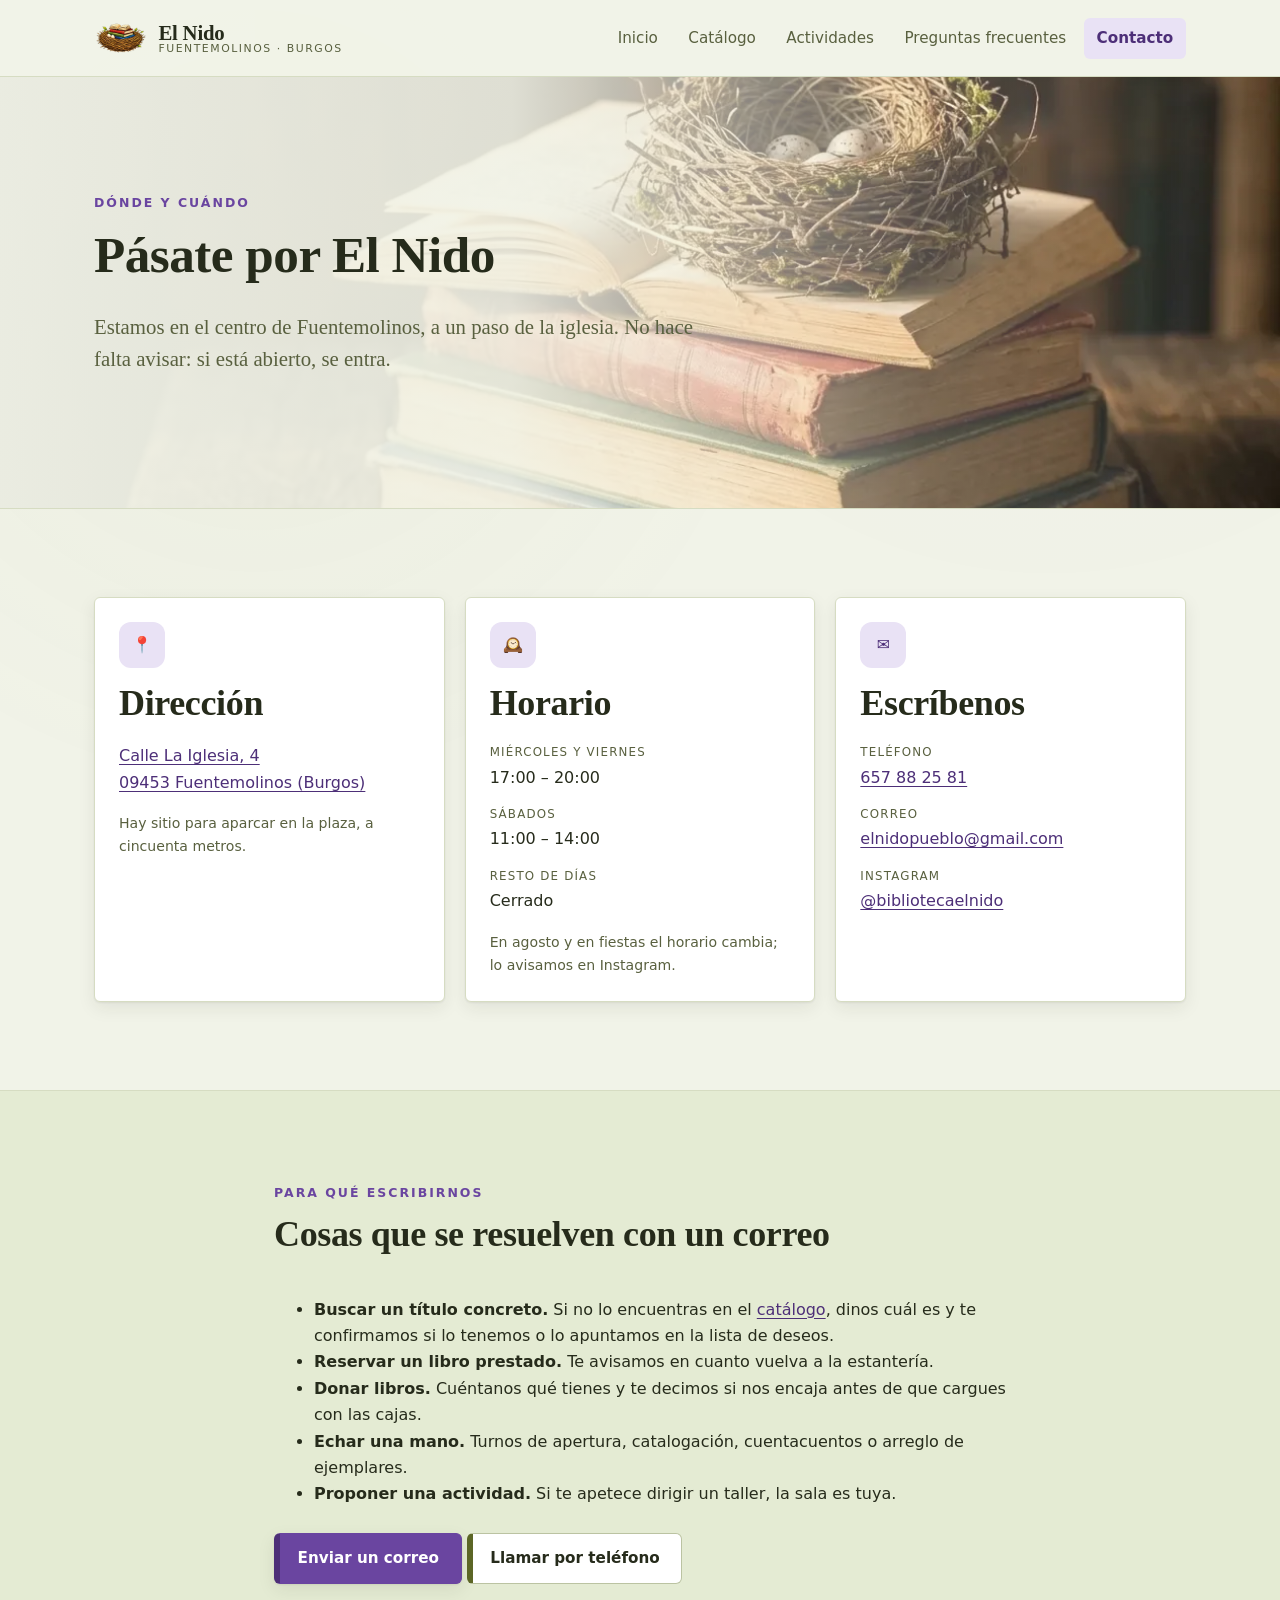
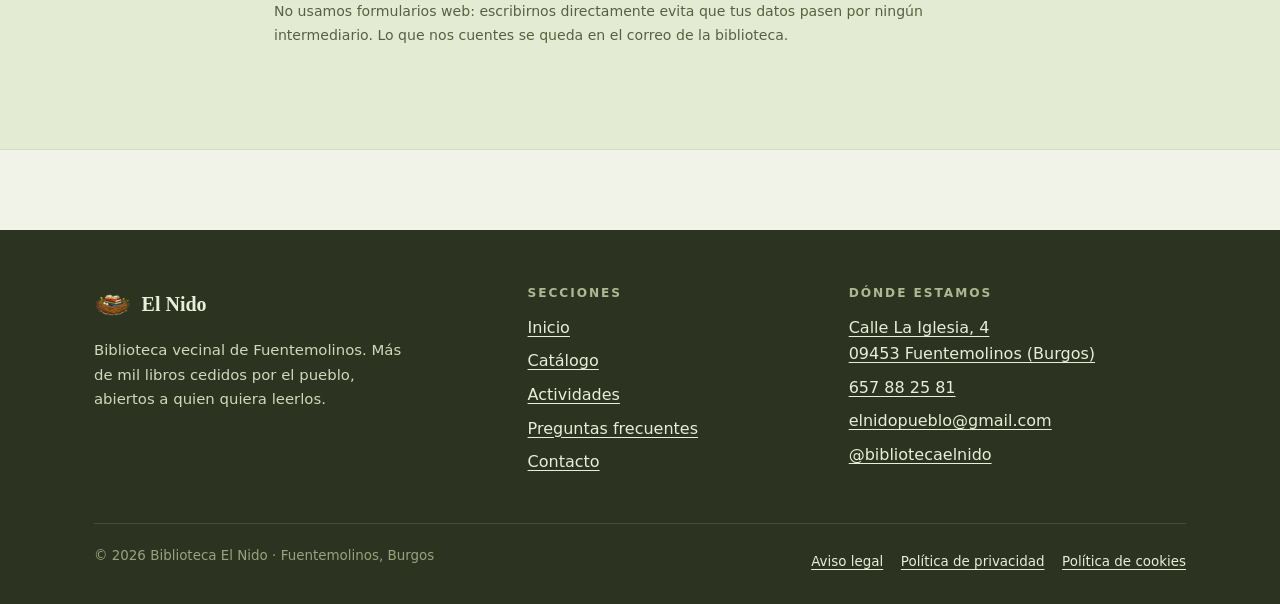
<file: pruebas/contacto.html>
<!DOCTYPE html>
<html lang="es">
<head>
<meta name="robots" content="noindex, nofollow">
<meta charset="utf-8">
<meta name="viewport" content="width=device-width, initial-scale=1">
<title>Contacto y horarios | Biblioteca El Nido de Fuentemolinos</title>
<meta name="description" content="Dirección, teléfono, correo y horarios de la Biblioteca El Nido en Fuentemolinos (Burgos). Miércoles y viernes de 17:00 a 20:00 y sábados de 11:00 a 14:00.">
<meta name="theme-color" content="#f1f3e8">

<meta property="og:type" content="website">
<meta property="og:locale" content="es_ES">
<meta property="og:site_name" content="Biblioteca El Nido">
<meta property="og:title" content="Contacto y horarios | Biblioteca El Nido">
<meta property="og:description" content="Dirección, teléfono, correo y horarios de la biblioteca vecinal de Fuentemolinos (Burgos).">
<meta property="og:url" content="https://elnidobiblioteca.com/contacto.html">
<meta property="og:image" content="https://elnidobiblioteca.com/icon-512.png">

<link rel="icon" type="image/png" sizes="16x16" href="../favicon-16x16.png?v=3">
<link rel="icon" type="image/png" sizes="32x32" href="../favicon-32x32.png?v=3">
<link rel="icon" type="image/png" sizes="48x48" href="../favicon-48x48.png?v=3">
<link rel="apple-touch-icon" sizes="180x180" href="../apple-touch-icon.png?v=3">
<script>/* Intro: una vez por sesión del navegador, sin cookies (ver iniciarIntro() en script.js) */(function(){try{document.cookie="elnido_intro=; path=/; max-age=0";var s=sessionStorage,l=localStorage,a=Date.now(),v=+l.getItem("elnido-activa")||0;l.setItem("elnido-activa",a);l.removeItem("elnido-ultima-visita");if(!s.getItem("elnido-intro")){s.setItem("elnido-intro","1");if(a-v>9e4&&!matchMedia("(prefers-reduced-motion: reduce)").matches){document.documentElement.classList.add("con-intro");addEventListener("load",function(){var h=document.documentElement;if(!h.classList.contains("intro-montada"))h.classList.remove("con-intro")})}}}catch(e){}})()</script>
<link rel="stylesheet" href="../styles.css">

<script type="application/ld+json">
{
  "@context": "https://schema.org",
  "@type": "ContactPage",
  "name": "Contacto y horarios de la Biblioteca El Nido",
  "url": "https://elnidobiblioteca.com/contacto.html",
  "inLanguage": "es-ES",
  "mainEntity": {
    "@type": "Library",
    "@id": "https://elnidobiblioteca.com/#biblioteca",
    "name": "Biblioteca El Nido",
    "url": "https://elnidobiblioteca.com/",
    "telephone": "+34657882581",
    "email": "elnidopueblo@gmail.com",
    "isAccessibleForFree": true,
    "address": {
      "@type": "PostalAddress",
      "streetAddress": "Calle La Iglesia, 4",
      "addressLocality": "Fuentemolinos",
      "addressRegion": "Burgos",
      "postalCode": "09453",
      "addressCountry": "ES"
    },
    "geo": {
      "@type": "GeoCoordinates",
      "latitude": 41.5583,
      "longitude": -3.8047
    },
    "openingHoursSpecification": [
      {
        "@type": "OpeningHoursSpecification",
        "dayOfWeek": ["Wednesday", "Friday"],
        "opens": "17:00",
        "closes": "20:00"
      },
      {
        "@type": "OpeningHoursSpecification",
        "dayOfWeek": "Saturday",
        "opens": "11:00",
        "closes": "14:00"
      }
    ]
  }
}
</script>
</head>
<body>
<a class="saltar-a-contenido" href="#contenido">Saltar al contenido</a>

<header class="cabecera">
  <div class="cabecera__interior">
    <a class="marca" href="../index.html">
      <img class="marca__icono" src="../logo-cabecera.png?v=3" width="54" height="54" alt="Logotipo de la Biblioteca El Nido: una pila de libros con un libro abierto sobre un nido de ramas">
      <span class="marca__texto">
        <span class="marca__nombre">El Nido</span>
        <span class="marca__lugar">Fuentemolinos · Burgos</span>
      </span>
    </a>
    <button class="menu-boton" type="button" data-menu-boton aria-expanded="false" aria-controls="menu-principal" aria-label="Abrir el menú de navegación">
      <span class="menu-boton__barra"></span>
      <span class="menu-boton__barra"></span>
      <span class="menu-boton__barra"></span>
    </button>
    <nav class="nav" id="menu-principal" data-menu data-abierto="false" aria-label="Navegación principal">
      <ul class="nav__lista">
        <li><a class="nav__enlace" href="../index.html">Inicio</a></li>
        <li><a class="nav__enlace" href="../catalogo.html">Catálogo</a></li>
        <li><a class="nav__enlace" href="../actividades.html">Actividades</a></li>
        <li><a class="nav__enlace" href="../faq.html">Preguntas frecuentes</a></li>
        <li><a class="nav__enlace" href="../contacto.html" aria-current="page">Contacto</a></li>
      </ul>
    </nav>
  </div>
</header>

<main id="contenido">
  <section class="cabecera-foto" style="--foto: url('/img/contacto.webp')">
    <div class="contenedor">
      <div class="seccion__cabecera">
        <p class="antetitulo">Dónde y cuándo</p>
        <h1>Pásate por El Nido</h1>
        <p class="destacado">Estamos en el centro de Fuentemolinos, a un paso de la iglesia. No hace falta avisar: si está abierto, se entra.</p>
      </div>
    </div>
  </section>

  <section class="seccion">
    <div class="contenedor">

      <div class="rejilla rejilla--3">
        <article class="tarjeta">
          <span class="tarjeta__icono" aria-hidden="true">📍</span>
          <h2>Dirección</h2>
          <p>
            <a href="https://www.google.com/maps/place/09453+Fuentemolinos,+Burgos" target="_blank" rel="noopener">
              Calle La Iglesia, 4<br>09453 Fuentemolinos (Burgos)
            </a>
          </p>
          <p style="font-size:.88rem;color:var(--texto-suave)">Hay sitio para aparcar en la plaza, a cincuenta metros.</p>
        </article>

        <article class="tarjeta">
          <span class="tarjeta__icono" aria-hidden="true">🕰️</span>
          <h2>Horario</h2>
          <dl class="datos-lista">
            <dt>Miércoles y viernes</dt>
            <dd>17:00 – 20:00</dd>
            <dt>Sábados</dt>
            <dd>11:00 – 14:00</dd>
            <dt>Resto de días</dt>
            <dd>Cerrado</dd>
          </dl>
          <p style="font-size:.88rem;color:var(--texto-suave);margin-top:1rem">En agosto y en fiestas el horario cambia; lo avisamos en Instagram.</p>
        </article>

        <article class="tarjeta">
          <span class="tarjeta__icono" aria-hidden="true">✉️</span>
          <h2>Escríbenos</h2>
          <dl class="datos-lista">
            <dt>Teléfono</dt>
            <dd><a href="tel:+34657882581">657 88 25 81</a></dd>
            <dt>Correo</dt>
            <dd><a href="mailto:elnidopueblo@gmail.com">elnidopueblo@gmail.com</a></dd>
            <dt>Instagram</dt>
            <dd><a href="https://www.instagram.com/bibliotecaelnido/" target="_blank" rel="noopener">@bibliotecaelnido</a></dd>
          </dl>
        </article>
      </div>
    </div>
  </section>

  <section class="seccion seccion--alt">
    <div class="contenedor contenedor--estrecho">
      <div class="seccion__cabecera">
        <p class="antetitulo">Para qué escribirnos</p>
        <h2>Cosas que se resuelven con un correo</h2>
      </div>
      <ul>
        <li><strong>Buscar un título concreto.</strong> Si no lo encuentras en el <a href="../catalogo.html">catálogo</a>, dinos cuál es y te confirmamos si lo tenemos o lo apuntamos en la lista de deseos.</li>
        <li><strong>Reservar un libro prestado.</strong> Te avisamos en cuanto vuelva a la estantería.</li>
        <li><strong>Donar libros.</strong> Cuéntanos qué tienes y te decimos si nos encaja antes de que cargues con las cajas.</li>
        <li><strong>Echar una mano.</strong> Turnos de apertura, catalogación, cuentacuentos o arreglo de ejemplares.</li>
        <li><strong>Proponer una actividad.</strong> Si te apetece dirigir un taller, la sala es tuya.</li>
      </ul>
      <p style="margin-top:1.6rem">
        <a class="boton boton--principal" href="mailto:elnidopueblo@gmail.com">Enviar un correo</a>
        <a class="boton boton--secundario" href="tel:+34657882581">Llamar por teléfono</a>
      </p>
      <p style="font-size:.88rem;color:var(--texto-suave)">No usamos formularios web: escribirnos directamente evita que tus datos pasen por ningún intermediario. Lo que nos cuentes se queda en el correo de la biblioteca.</p>
    </div>
  </section>
</main>

<footer class="pie">
  <div class="contenedor">
    <div class="pie__rejilla">
      <div>
        <div class="pie__marca">
          <img src="../favicon-48x48.png?v=3" width="38" height="38" alt="">
          <span>El Nido</span>
        </div>
        <p class="pie__texto">Biblioteca vecinal de Fuentemolinos. Más de mil libros cedidos por el pueblo, abiertos a quien quiera leerlos.</p>
      </div>
      <nav aria-label="Enlaces del pie de página">
        <h2 class="pie__titulo">Secciones</h2>
        <ul class="pie__lista">
          <li><a href="../index.html">Inicio</a></li>
          <li><a href="../catalogo.html">Catálogo</a></li>
          <li><a href="../actividades.html">Actividades</a></li>
          <li><a href="../faq.html">Preguntas frecuentes</a></li>
          <li><a href="../contacto.html">Contacto</a></li>
        </ul>
      </nav>
      <div>
        <h2 class="pie__titulo">Dónde estamos</h2>
        <ul class="pie__lista">
          <li><a href="https://www.google.com/maps/place/09453+Fuentemolinos,+Burgos" target="_blank" rel="noopener">Calle La Iglesia, 4<br>09453 Fuentemolinos (Burgos)</a></li>
          <li><a href="tel:+34657882581">657 88 25 81</a></li>
          <li><a href="mailto:elnidopueblo@gmail.com">elnidopueblo@gmail.com</a></li>
          <li><a href="https://www.instagram.com/bibliotecaelnido/" target="_blank" rel="noopener">@bibliotecaelnido</a></li>
        </ul>
      </div>
    </div>
    <div class="pie__base">
      <p>© <span data-anio>2026</span> Biblioteca El Nido · Fuentemolinos, Burgos</p>
      <ul class="pie__legal">
        <li><a href="../legal.html#aviso-legal">Aviso legal</a></li>
        <li><a href="../legal.html#privacidad">Política de privacidad</a></li>
        <li><a href="../legal.html#cookies">Política de cookies</a></li>
      </ul>
    </div>
  </div>
</footer>

<script src="../script.js"></script>
</body>
</html>
</file>
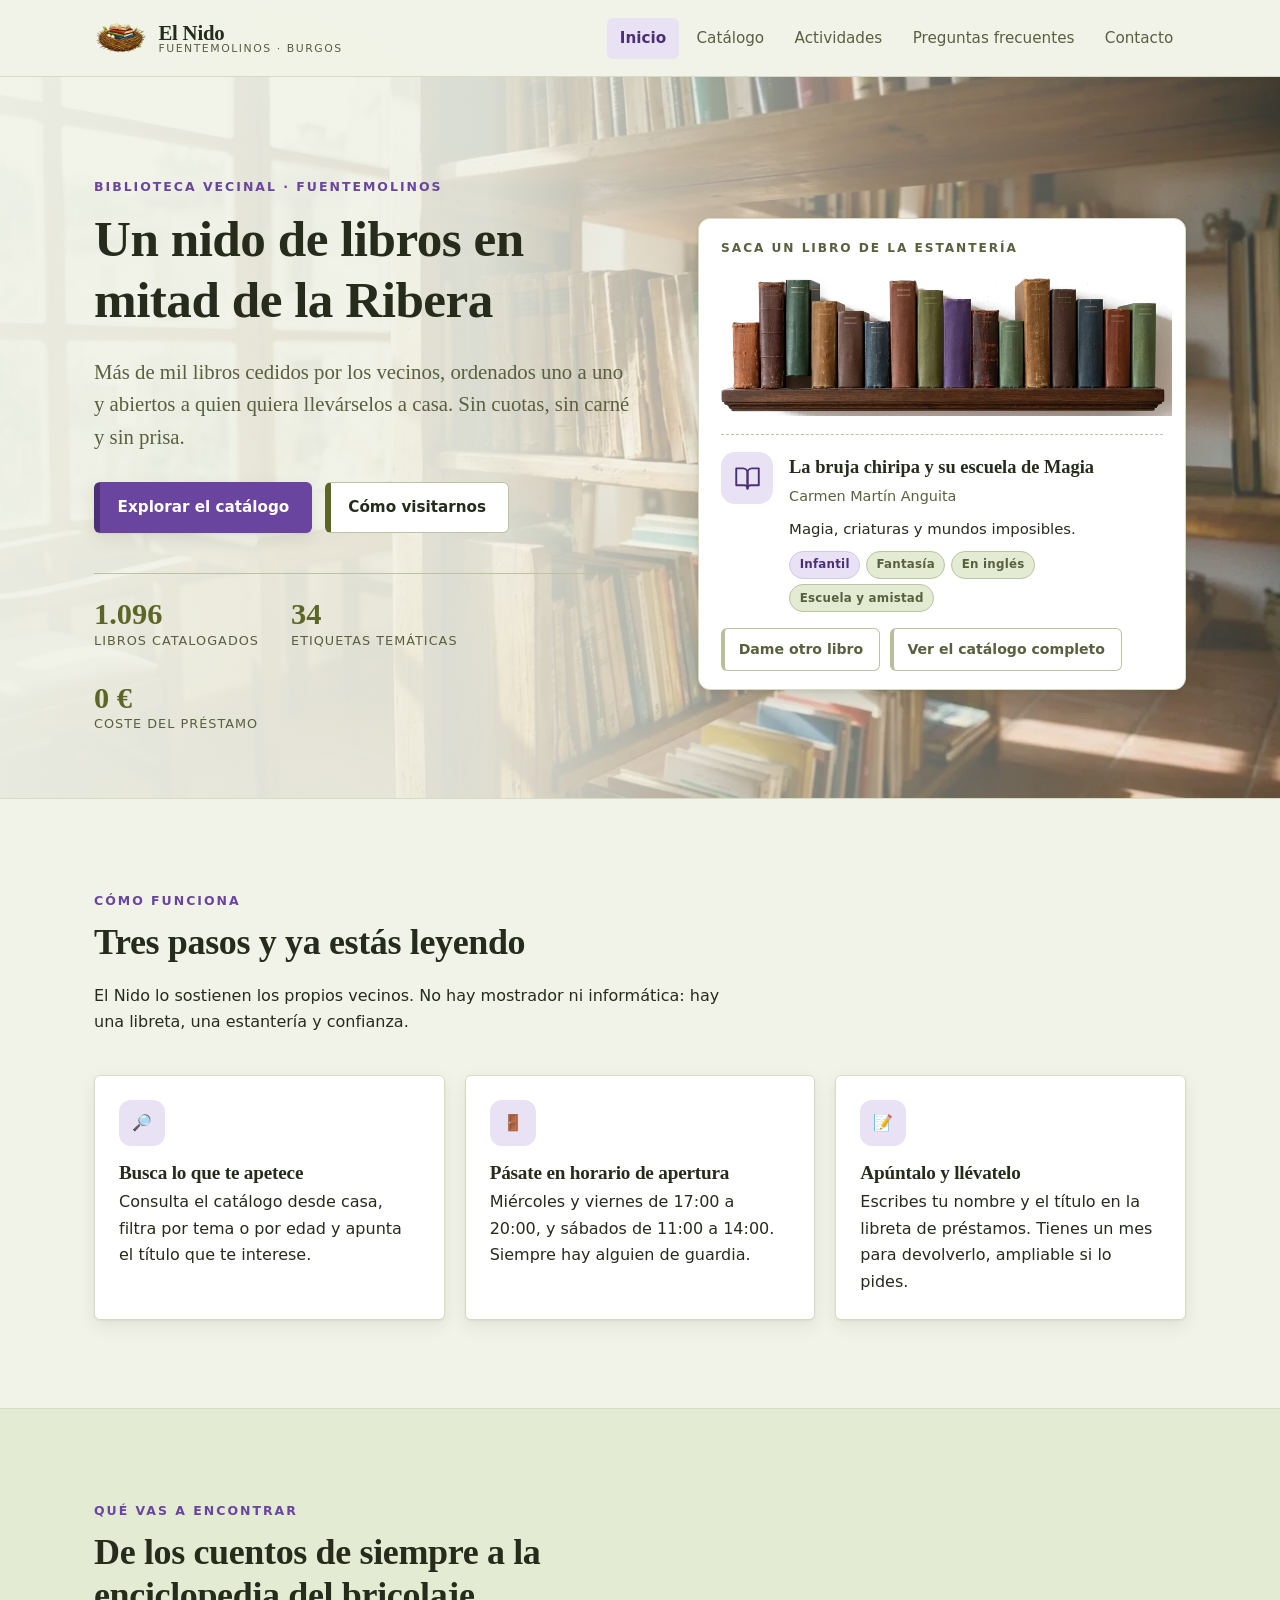
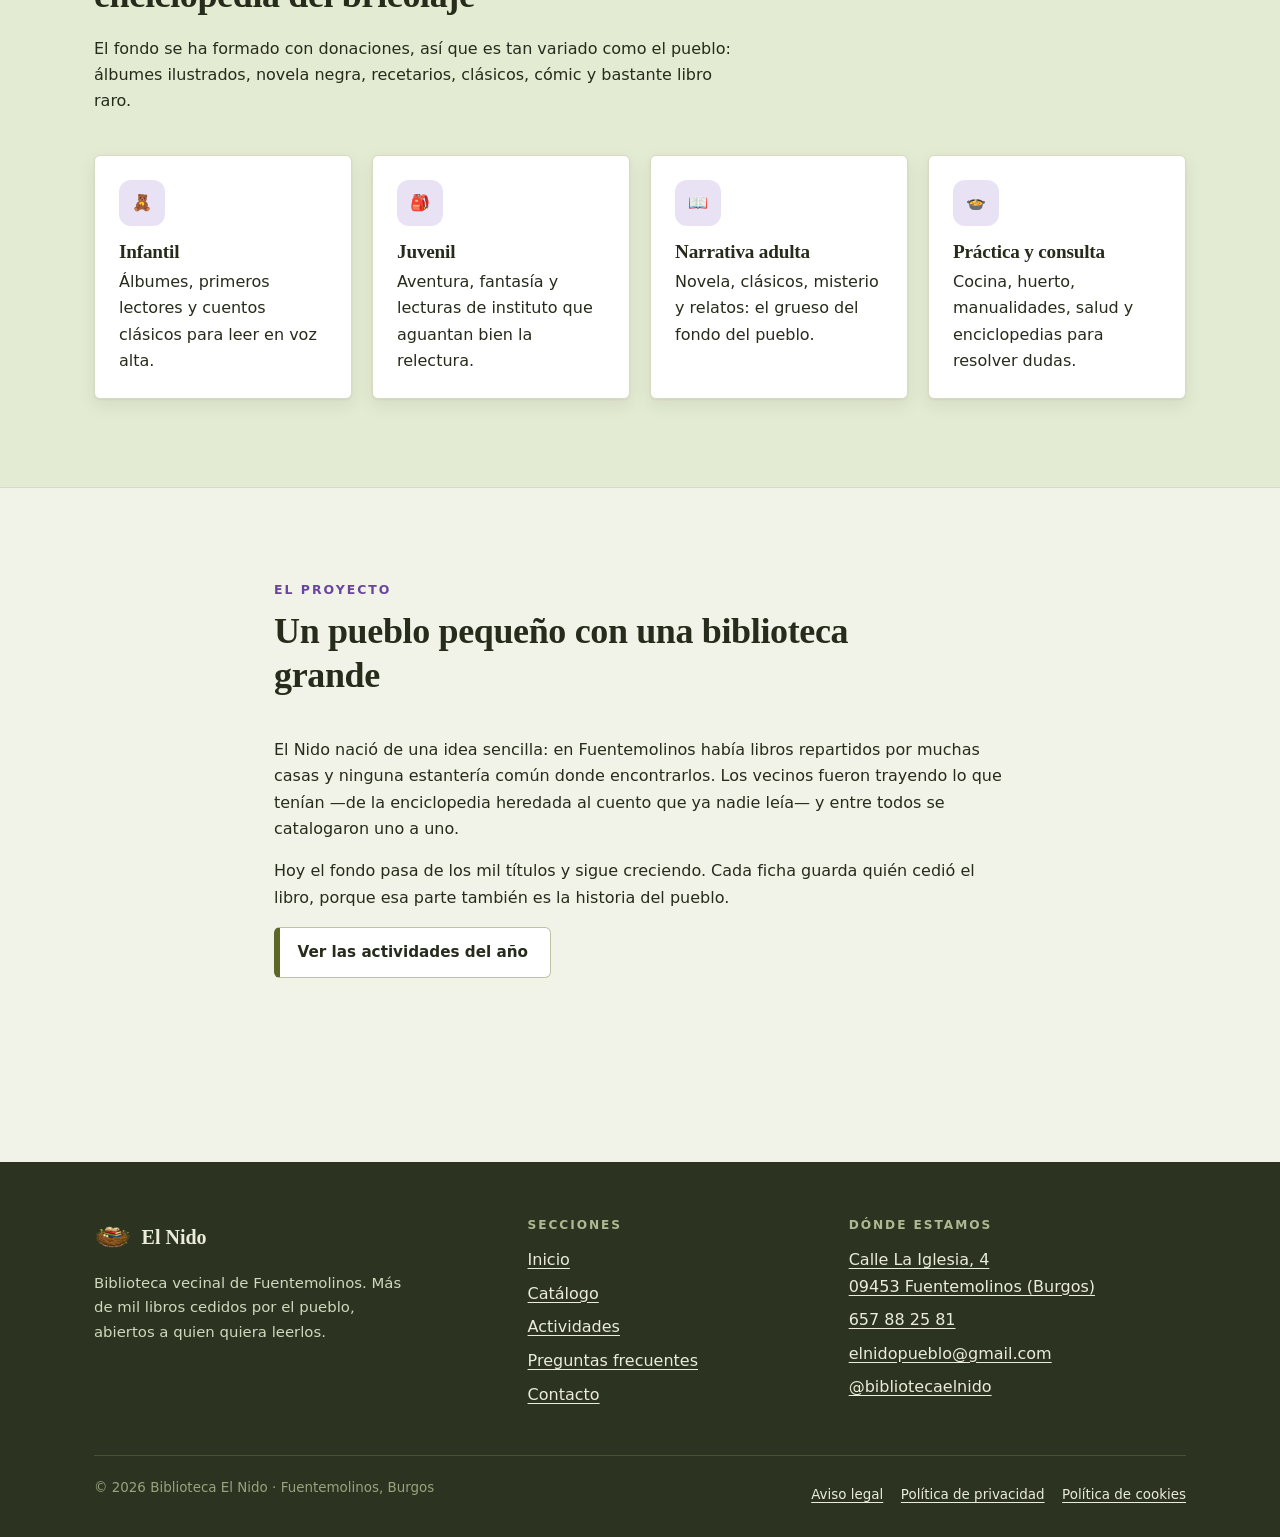
<file: pruebas/inicio.html>
<!DOCTYPE html>
<html lang="es">
<head>
<meta name="robots" content="noindex, nofollow">
<meta charset="utf-8">
<meta name="viewport" content="width=device-width, initial-scale=1">
<title>Biblioteca El Nido | Biblioteca vecinal de Fuentemolinos (Burgos)</title>
<meta name="description" content="El Nido es la biblioteca vecinal de Fuentemolinos, Burgos: más de mil libros cedidos por el pueblo, préstamo gratuito y actividades de lectura para todas las edades.">
<meta name="theme-color" content="#f1f3e8">

<meta property="og:type" content="website">
<meta property="og:locale" content="es_ES">
<meta property="og:site_name" content="Biblioteca El Nido">
<meta property="og:title" content="Biblioteca El Nido | Fuentemolinos, Burgos">
<meta property="og:description" content="Más de mil libros cedidos por el pueblo, préstamo gratuito y actividades de lectura para todas las edades.">
<meta property="og:url" content="https://elnidobiblioteca.com/index.html">
<meta property="og:image" content="https://elnidobiblioteca.com/icon-512.png">

<link rel="icon" type="image/png" sizes="16x16" href="../favicon-16x16.png?v=3">
<link rel="icon" type="image/png" sizes="32x32" href="../favicon-32x32.png?v=3">
<link rel="icon" type="image/png" sizes="48x48" href="../favicon-48x48.png?v=3">
<link rel="apple-touch-icon" sizes="180x180" href="../apple-touch-icon.png?v=3">
<script>/* Intro: una vez por sesión del navegador, sin cookies (ver iniciarIntro() en script.js) */(function(){try{document.cookie="elnido_intro=; path=/; max-age=0";var s=sessionStorage,l=localStorage,a=Date.now(),v=+l.getItem("elnido-activa")||0;l.setItem("elnido-activa",a);l.removeItem("elnido-ultima-visita");if(!s.getItem("elnido-intro")){s.setItem("elnido-intro","1");if(a-v>9e4&&!matchMedia("(prefers-reduced-motion: reduce)").matches){document.documentElement.classList.add("con-intro");addEventListener("load",function(){var h=document.documentElement;if(!h.classList.contains("intro-montada"))h.classList.remove("con-intro")})}}}catch(e){}})()</script>
<link rel="stylesheet" href="../styles.css">

<script type="application/ld+json">
{
  "@context": "https://schema.org",
  "@type": "Library",
  "@id": "https://elnidobiblioteca.com/#biblioteca",
  "name": "Biblioteca El Nido",
  "description": "Biblioteca vecinal de Fuentemolinos (Burgos) con más de mil libros cedidos por los vecinos y préstamo gratuito.",
  "url": "https://elnidobiblioteca.com/",
  "logo": "https://elnidobiblioteca.com/icon-512.png",
  "image": "https://elnidobiblioteca.com/icon-512.png",
  "telephone": "+34657882581",
  "email": "elnidopueblo@gmail.com",
  "priceRange": "Gratuito",
  "isAccessibleForFree": true,
  "address": {
    "@type": "PostalAddress",
    "streetAddress": "Calle La Iglesia, 4",
    "addressLocality": "Fuentemolinos",
    "addressRegion": "Burgos",
    "postalCode": "09453",
    "addressCountry": "ES"
  },
  "geo": {
    "@type": "GeoCoordinates",
    "latitude": 41.5583,
    "longitude": -3.8047
  },
  "areaServed": "Fuentemolinos y comarca de la Ribera del Duero burgalesa",
  "sameAs": ["https://www.instagram.com/bibliotecaelnido/"],
  "openingHoursSpecification": [
    {
      "@type": "OpeningHoursSpecification",
      "dayOfWeek": ["Wednesday", "Friday"],
      "opens": "17:00",
      "closes": "20:00"
    },
    {
      "@type": "OpeningHoursSpecification",
      "dayOfWeek": "Saturday",
      "opens": "11:00",
      "closes": "14:00"
    }
  ]
}
</script>
</head>
<!-- Copia de prueba de la portada con la estantería fotográfica -->
<body>
<a class="saltar-a-contenido" href="#contenido">Saltar al contenido</a>

<header class="cabecera">
  <div class="cabecera__interior">
    <a class="marca" href="../index.html">
      <img class="marca__icono" src="../logo-cabecera.png?v=3" width="54" height="54" alt="Logotipo de la Biblioteca El Nido: una pila de libros con un libro abierto sobre un nido de ramas">
      <span class="marca__texto">
        <span class="marca__nombre">El Nido</span>
        <span class="marca__lugar">Fuentemolinos · Burgos</span>
      </span>
    </a>
    <button class="menu-boton" type="button" data-menu-boton aria-expanded="false" aria-controls="menu-principal" aria-label="Abrir el menú de navegación">
      <span class="menu-boton__barra"></span>
      <span class="menu-boton__barra"></span>
      <span class="menu-boton__barra"></span>
    </button>
    <nav class="nav" id="menu-principal" data-menu data-abierto="false" aria-label="Navegación principal">
      <ul class="nav__lista">
        <li><a class="nav__enlace" href="../index.html" aria-current="page">Inicio</a></li>
        <li><a class="nav__enlace" href="../catalogo.html">Catálogo</a></li>
        <li><a class="nav__enlace" href="../actividades.html">Actividades</a></li>
        <li><a class="nav__enlace" href="../faq.html">Preguntas frecuentes</a></li>
        <li><a class="nav__enlace" href="../contacto.html">Contacto</a></li>
      </ul>
    </nav>
  </div>
</header>

<main id="contenido">

  <section class="portada portada--foto">
    <div class="portada__interior">
      <div>
        <p class="antetitulo">Biblioteca vecinal · Fuentemolinos</p>
        <h1>Un nido de libros en mitad de la Ribera</h1>
        <p class="destacado">Más de mil libros cedidos por los vecinos, ordenados uno a uno y abiertos a quien quiera llevárselos a casa. Sin cuotas, sin carné y sin prisa.</p>
        <div class="portada__acciones">
          <a class="boton boton--principal" href="../catalogo.html">Explorar el catálogo</a>
          <a class="boton boton--secundario" href="../contacto.html">Cómo visitarnos</a>
        </div>
        <div class="cifras">
          <div class="cifra">
            <div class="cifra__valor">1.096</div>
            <div class="cifra__etiqueta">Libros catalogados</div>
          </div>
          <div class="cifra">
            <div class="cifra__valor">34</div>
            <div class="cifra__etiqueta">Etiquetas temáticas</div>
          </div>
          <div class="cifra">
            <div class="cifra__valor">0 €</div>
            <div class="cifra__etiqueta">Coste del préstamo</div>
          </div>
        </div>
      </div>

      <!-- Elemento interactivo de firma: la estantería de la que se saca un libro -->
      <div class="estanteria estanteria--foto" data-estanteria>
        <h2 class="estanteria__titulo">Saca un libro de la estantería</h2>
        <ul class="estanteria__lomos" data-lomos aria-label="Estantería con libros del catálogo"></ul>
        <div class="recomendacion" data-recomendacion aria-live="polite">
          <p>Cargando la estantería…</p>
        </div>
        <div class="recomendacion__pie">
          <button class="boton boton--fantasma" type="button" data-otro-libro>Dame otro libro</button>
          <a class="boton boton--fantasma" href="../catalogo.html">Ver el catálogo completo</a>
        </div>
      </div>
    </div>
  </section>

  <section class="seccion">
    <div class="contenedor">
      <div class="seccion__cabecera">
        <p class="antetitulo">Cómo funciona</p>
        <h2>Tres pasos y ya estás leyendo</h2>
        <p>El Nido lo sostienen los propios vecinos. No hay mostrador ni informática: hay una libreta, una estantería y confianza.</p>
      </div>
      <div class="rejilla rejilla--3">
        <article class="tarjeta">
          <span class="tarjeta__icono" aria-hidden="true">🔎</span>
          <h3>Busca lo que te apetece</h3>
          <p>Consulta el catálogo desde casa, filtra por tema o por edad y apunta el título que te interese.</p>
        </article>
        <article class="tarjeta">
          <span class="tarjeta__icono" aria-hidden="true">🚪</span>
          <h3>Pásate en horario de apertura</h3>
          <p>Miércoles y viernes de 17:00 a 20:00, y sábados de 11:00 a 14:00. Siempre hay alguien de guardia.</p>
        </article>
        <article class="tarjeta">
          <span class="tarjeta__icono" aria-hidden="true">📝</span>
          <h3>Apúntalo y llévatelo</h3>
          <p>Escribes tu nombre y el título en la libreta de préstamos. Tienes un mes para devolverlo, ampliable si lo pides.</p>
        </article>
      </div>
    </div>
  </section>

  <section class="seccion seccion--alt">
    <div class="contenedor">
      <div class="seccion__cabecera">
        <p class="antetitulo">Qué vas a encontrar</p>
        <h2>De los cuentos de siempre a la enciclopedia del bricolaje</h2>
        <p>El fondo se ha formado con donaciones, así que es tan variado como el pueblo: álbumes ilustrados, novela negra, recetarios, clásicos, cómic y bastante libro raro.</p>
      </div>
      <div class="rejilla rejilla--4">
        <a class="tarjeta tarjeta--enlazada" href="../catalogo.html">
          <span class="tarjeta__icono" aria-hidden="true">🧸</span>
          <h3>Infantil</h3>
          <p>Álbumes, primeros lectores y cuentos clásicos para leer en voz alta.</p>
        </a>
        <a class="tarjeta tarjeta--enlazada" href="../catalogo.html">
          <span class="tarjeta__icono" aria-hidden="true">🎒</span>
          <h3>Juvenil</h3>
          <p>Aventura, fantasía y lecturas de instituto que aguantan bien la relectura.</p>
        </a>
        <a class="tarjeta tarjeta--enlazada" href="../catalogo.html">
          <span class="tarjeta__icono" aria-hidden="true">📖</span>
          <h3>Narrativa adulta</h3>
          <p>Novela, clásicos, misterio y relatos: el grueso del fondo del pueblo.</p>
        </a>
        <a class="tarjeta tarjeta--enlazada" href="../catalogo.html">
          <span class="tarjeta__icono" aria-hidden="true">🍲</span>
          <h3>Práctica y consulta</h3>
          <p>Cocina, huerto, manualidades, salud y enciclopedias para resolver dudas.</p>
        </a>
      </div>
    </div>
  </section>

  <section class="seccion">
    <div class="contenedor contenedor--estrecho">
      <div class="seccion__cabecera">
        <p class="antetitulo">El proyecto</p>
        <h2>Un pueblo pequeño con una biblioteca grande</h2>
      </div>
      <p>El Nido nació de una idea sencilla: en Fuentemolinos había libros repartidos por muchas casas y ninguna estantería común donde encontrarlos. Los vecinos fueron trayendo lo que tenían —de la enciclopedia heredada al cuento que ya nadie leía— y entre todos se catalogaron uno a uno.</p>
      <p>Hoy el fondo pasa de los mil títulos y sigue creciendo. Cada ficha guarda quién cedió el libro, porque esa parte también es la historia del pueblo.</p>
      <p><a class="boton boton--secundario" href="../actividades.html">Ver las actividades del año</a></p>
    </div>
  </section>

</main>

<footer class="pie">
  <div class="contenedor">
    <div class="pie__rejilla">
      <div>
        <div class="pie__marca">
          <img src="../favicon-48x48.png?v=3" width="38" height="38" alt="">
          <span>El Nido</span>
        </div>
        <p class="pie__texto">Biblioteca vecinal de Fuentemolinos. Más de mil libros cedidos por el pueblo, abiertos a quien quiera leerlos.</p>
      </div>
      <nav aria-label="Enlaces del pie de página">
        <h2 class="pie__titulo">Secciones</h2>
        <ul class="pie__lista">
          <li><a href="../index.html">Inicio</a></li>
          <li><a href="../catalogo.html">Catálogo</a></li>
          <li><a href="../actividades.html">Actividades</a></li>
          <li><a href="../faq.html">Preguntas frecuentes</a></li>
          <li><a href="../contacto.html">Contacto</a></li>
        </ul>
      </nav>
      <div>
        <h2 class="pie__titulo">Dónde estamos</h2>
        <ul class="pie__lista">
          <li><a href="https://www.google.com/maps/place/09453+Fuentemolinos,+Burgos" target="_blank" rel="noopener">Calle La Iglesia, 4<br>09453 Fuentemolinos (Burgos)</a></li>
          <li><a href="tel:+34657882581">657 88 25 81</a></li>
          <li><a href="mailto:elnidopueblo@gmail.com">elnidopueblo@gmail.com</a></li>
          <li><a href="https://www.instagram.com/bibliotecaelnido/" target="_blank" rel="noopener">@bibliotecaelnido</a></li>
        </ul>
      </div>
    </div>
    <div class="pie__base">
      <p>© <span data-anio>2026</span> Biblioteca El Nido · Fuentemolinos, Burgos</p>
      <ul class="pie__legal">
        <li><a href="../legal.html#aviso-legal">Aviso legal</a></li>
        <li><a href="../legal.html#privacidad">Política de privacidad</a></li>
        <li><a href="../legal.html#cookies">Política de cookies</a></li>
      </ul>
    </div>
  </div>
</footer>

<script src="../data/destacados.js"></script>
<script src="../script.js"></script>
</body>
</html>
</file>
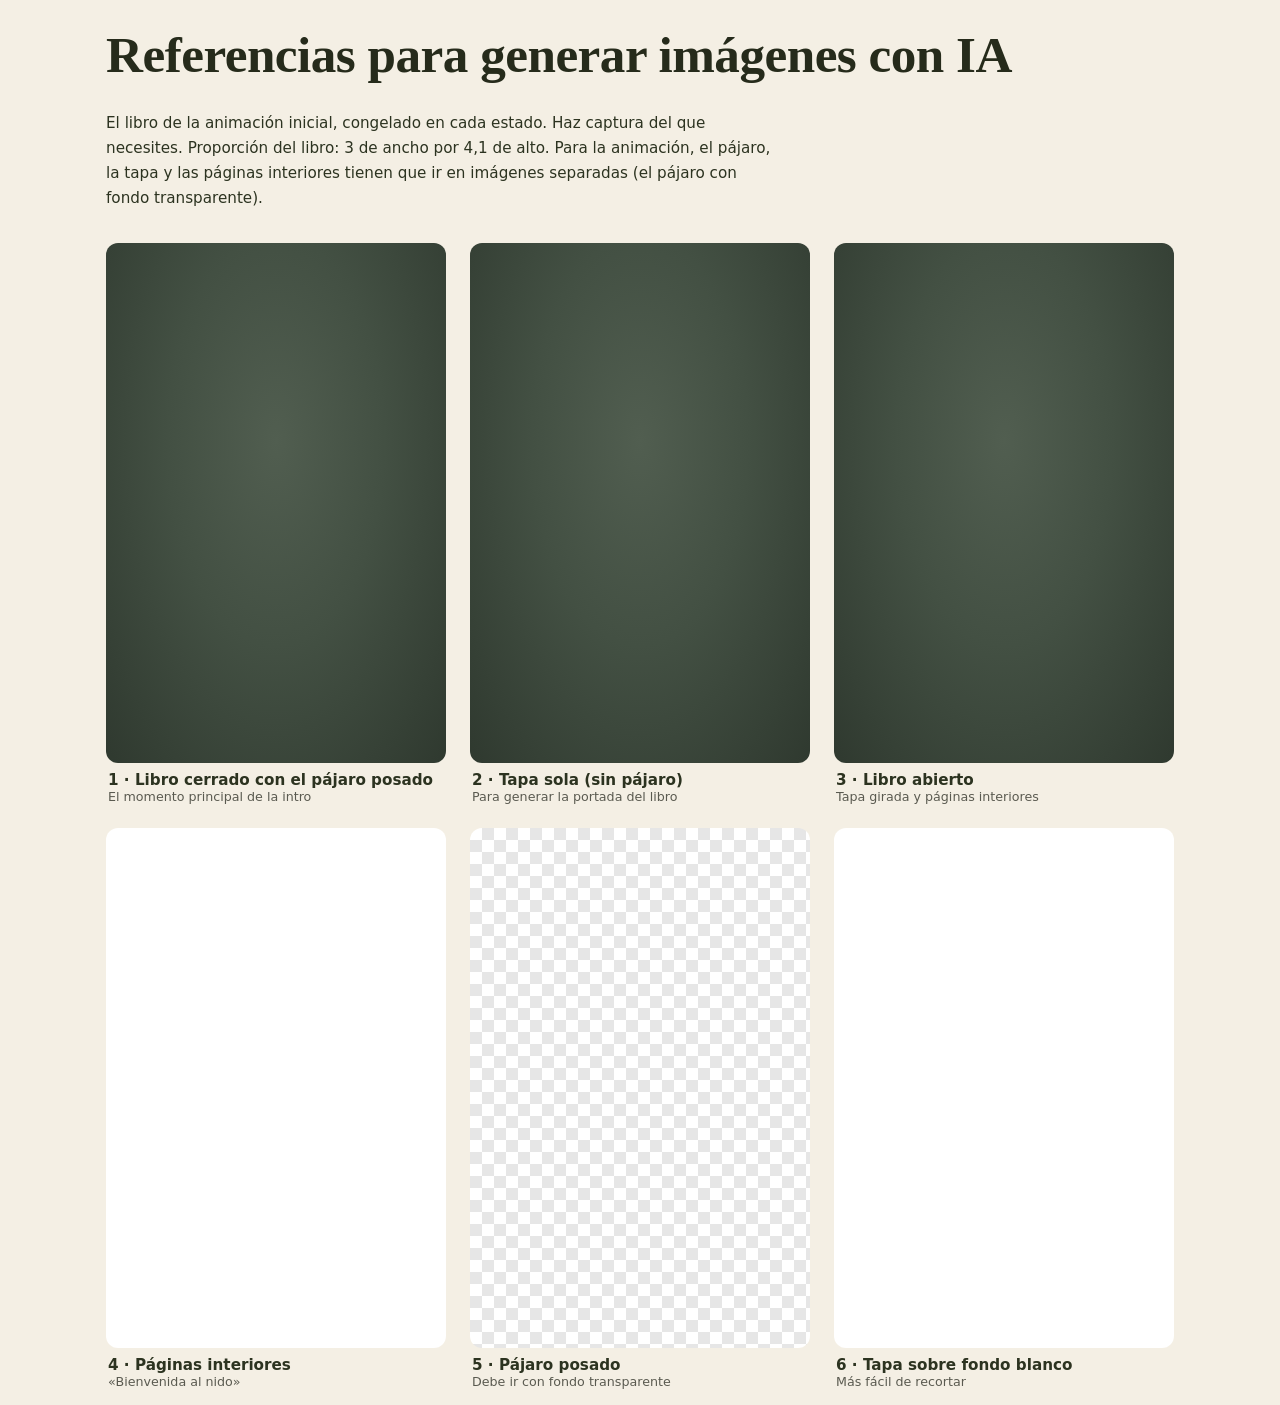
<file: pruebas/referencias.html>
<!DOCTYPE html>
<html lang="es">
<head>
<meta charset="utf-8">
<meta name="viewport" content="width=device-width, initial-scale=1">
<title>Referencias para IA | Biblioteca El Nido</title>
<meta name="robots" content="noindex, nofollow">
<link rel="icon" type="image/png" sizes="32x32" href="../favicon-32x32.png?v=3">
<link rel="stylesheet" href="../styles.css">
<style>
  body { background: #f4efe4; margin: 0; }
  body::before, body::after { display: none !important; }
  .ref--abierto .intro__mover { transform: translateX(50%) scale(.62) !important; }
  .ref-cab { max-width: 1100px; margin: 0 auto; padding: 24px 16px 0; font-family: var(--serif); color: #2c3320; }
  .ref-cab p { font-family: system-ui, sans-serif; font-size: .95rem; max-width: 70ch; }
  .ref-rejilla { max-width: 1100px; margin: 0 auto; padding: 16px; display: grid; gap: 24px; grid-template-columns: repeat(auto-fit, minmax(320px, 1fr)); }
  .ref-panel { margin: 0; }
  .ref-panel figcaption { font: 600 .95rem system-ui, sans-serif; color: #2c3320; padding: 8px 2px 0; }
  .ref-panel figcaption small { display: block; font-weight: 400; color: #5a5a50; }

  /* La escena de la intro, congelada y sin animaciones */
  .ref *, .ref *::before, .ref *::after { animation: none !important; transition: none !important; }
  .ref.intro { position: relative; inset: auto; z-index: auto; height: 520px; border-radius: 12px; }
  .ref--claro.intro::before { background: #fff; }
  .ref--cuadros.intro::before { background: repeating-conic-gradient(#e6e6e6 0 25%, #fff 0 50%) 0 0 / 24px 24px; }
  .ref .intro__libro { opacity: 1; width: 300px; }
  .ref .intro__pajaro { opacity: 1; }
  .ref .pajaro__patas { opacity: 1; }
  .ref--sin-pajaro .intro__pajaro { display: none; }
  .ref--abierto .intro__tapa { transform: rotateY(-178deg); }
  .ref--abierto .intro__mover { transform: translateX(50%); }
  .ref--abierto .intro__pajaro { display: none; }
  .ref--solo-pajaro .intro__libro { width: 300px; }
  .ref--solo-pajaro .intro__paginas, .ref--solo-pajaro .intro__tapa { display: none; }
  .ref--solo-pajaro .intro__pajaro { left: 50%; top: 75%; width: 90%; margin-left: -45%; }
  .ref--interior .intro__tapa, .ref--interior .intro__pajaro { display: none; }

  /* ?p=N: muestra solo un panel a pantalla completa (para exportar PNG) */
  body.ref-solo .ref-cab { display: none; }
  body.ref-solo .ref-rejilla { display: block; max-width: none; padding: 0; }
  body.ref-solo .ref-panel { display: none; }
  body.ref-solo .ref-panel.activo { display: block; }
  body.ref-solo .ref-panel.activo figcaption { display: none; }
  body.ref-solo .ref.intro { height: 100vh; border-radius: 0; }
  body.ref-solo .ref .intro__libro { width: min(560px, 70vw, 62vh); }
</style>
</head>
<body>
<div class="ref-cab">
  <h1>Referencias para generar imágenes con IA</h1>
  <p>El libro de la animación inicial, congelado en cada estado. Haz captura del que necesites. Proporción del libro: 3 de ancho por 4,1 de alto. Para la animación, el pájaro, la tapa y las páginas interiores tienen que ir en imágenes separadas (el pájaro con fondo transparente).</p>
</div>
<div class="ref-rejilla">
  <figure class="ref-panel"><div class="intro ref" data-x></div><figcaption>1 · Libro cerrado con el pájaro posado<small>El momento principal de la intro</small></figcaption></figure>
  <figure class="ref-panel"><div class="intro ref ref--sin-pajaro" data-x></div><figcaption>2 · Tapa sola (sin pájaro)<small>Para generar la portada del libro</small></figcaption></figure>
  <figure class="ref-panel"><div class="intro ref ref--abierto" data-x></div><figcaption>3 · Libro abierto<small>Tapa girada y páginas interiores</small></figcaption></figure>
  <figure class="ref-panel"><div class="intro ref ref--claro ref--interior" data-x></div><figcaption>4 · Páginas interiores<small>«Bienvenida al nido»</small></figcaption></figure>
  <figure class="ref-panel"><div class="intro ref ref--cuadros ref--solo-pajaro" data-x></div><figcaption>5 · Pájaro posado<small>Debe ir con fondo transparente</small></figcaption></figure>
  <figure class="ref-panel"><div class="intro ref ref--claro ref--sin-pajaro" data-x></div><figcaption>6 · Tapa sobre fondo blanco<small>Más fácil de recortar</small></figcaption></figure>
</div>
<script>
(function () {
  var PAJARO = '<svg viewBox="0 0 64 52" aria-hidden="true" focusable="false"><path class="pajaro__ala-lejos" d="M22 27 Q30 15 40 24 Q32 29 22 27Z" fill="#46502a"/><path d="M14 30 L1 24 L4 31 L2 37 Z" fill="#4e3a30"/><ellipse cx="28" cy="32" rx="17" ry="12" fill="#7a5540"/><ellipse cx="33" cy="37" rx="11" ry="6.5" fill="#efdfc2"/><path d="M30 35 Q36 30 42 33 Q37 40 30 35Z" fill="#8d63c4" opacity=".85"/><g class="pajaro__cabeza"><circle cx="44" cy="22" r="9" fill="#7a5540"/><circle cx="47" cy="20" r="1.9" fill="#1d1a16"/><circle cx="47.6" cy="19.4" r=".6" fill="#fff"/><path d="M52 20.5 L60 23.5 L52 26 Z" fill="#e0a030"/></g><path class="pajaro__ala" d="M16 29 Q28 18 40 27 Q31 39 16 33Z" fill="#6b7a3a"/><g class="pajaro__patas" stroke="#b07a3a" stroke-width="1.6" stroke-linecap="round"><path d="M26 43 L25 50 M23 50 L28 50"/><path d="M33 43 L34 50 M32 50 L37 50"/></g></svg>';
  var LIBRO =
    '<div class="intro__escena" aria-hidden="true"><div class="intro__mover"><div class="intro__libro">' +
      '<div class="intro__paginas"><p class="intro__paginas-titulo">Bienvenida<br>al nido</p>' +
      '<span class="intro__paginas-adorno"></span><p class="intro__paginas-texto">Pasa, coge un libro<br>y quédate a leer.</p></div>' +
      '<div class="intro__tapa"><div class="intro__tapa-frente"><img class="intro__nido" src="../icon-512.png" alt="" width="512" height="512">' +
      '<p class="intro__titulo"><strong>El Nido</strong><span>Biblioteca vecinal</span></p></div><div class="intro__tapa-dorso"></div></div>' +
      '<div class="intro__pajaro">' + PAJARO + '</div>' +
    '</div></div></div>';
  document.querySelectorAll('[data-x]').forEach(function (e) { e.innerHTML = LIBRO; });
  var p = +new URLSearchParams(location.search).get('p');
  var paneles = document.querySelectorAll('.ref-panel');
  if (p && paneles[p - 1]) { document.body.classList.add('ref-solo'); paneles[p - 1].classList.add('activo'); }
})();
</script>
</body>
</html>
</file>
<file: styles.css>
/* ==========================================================================
   Biblioteca El Nido — hoja de estilos compartida por todas las páginas
   1. Variables y reset          5. Componentes (tarjetas, botones, badges)
   2. Tipografía                 6. Estantería interactiva (portada)
   3. Cabecera y navegación      7. Catálogo
   4. Secciones y layout         8. Pie, legal y utilidades
   ========================================================================== */

/* 1. Variables --------------------------------------------------------- */
:root {
  /* Paleta: morado (principal) · verde oliva claro (presencia) · plata (neutros) */
  --fondo:        #f1f3e8;   /* papel salvia claro, cálido */
  --fondo-alt:    #e4ebd3;   /* verde oliva claro para secciones alternas */
  --fondo-hondo:  #2c3320;   /* oliva profundo para el pie */
  --superficie:   #ffffff;

  --texto:        #262b1b;   /* casi negro con matiz oliva */
  --texto-suave:  #59603f;   /* verde grisáceo, no gris neutro */
  --texto-claro:  #e9edda;

  --acento:       #6a45a0;   /* morado — principal, se mantiene */
  --acento-osc:   #4d2f78;   /* morado profundo (texto y hover) */
  --acento-suave: #e9e2f5;   /* velo morado pálido */
  --oliva:        #8b9455;   /* verde oliva claro (superficies y detalle) */
  --oliva-osc:    #5c6626;   /* oliva para texto (cifras) */
  --verde-suave:  #d9e5bd;   /* verde oliva claro para tejas y detalle */
  --musgo:        var(--oliva);   /* alias heredado */

  --borde:        #d6dcc2;   /* plata con matiz oliva */
  --borde-fuerte: #bbc3a2;   /* plata oliva */

  --radio:        6px;
  --radio-g:      12px;
  --sombra:       0 1px 2px rgba(38, 43, 27, .07), 0 6px 18px rgba(38, 43, 27, .08);
  --sombra-alta:  0 2px 4px rgba(38, 43, 27, .09), 0 14px 34px rgba(38, 43, 27, .14);

  --ancho:        1140px;
  --paso:         1.5rem;
  --transicion:   180ms cubic-bezier(.2, .7, .3, 1);

  --serif: "Iowan Old Style", "Palatino Linotype", Palatino, "Book Antiqua", Georgia, serif;
  --sans:  "Segoe UI", system-ui, -apple-system, "Helvetica Neue", Arial, sans-serif;
}

*, *::before, *::after { box-sizing: border-box; }

html { scroll-behavior: smooth; }
/* Scroll suave con Lenis (ver iniciarScrollSuave en script.js) */
html.lenis, html.lenis body { height: auto; }
.lenis.lenis-smooth { scroll-behavior: auto !important; }
.lenis.lenis-smooth [data-lenis-prevent] { overscroll-behavior: contain; }

body {
  margin: 0;
  background: var(--fondo);
  color: var(--texto);
  font-family: var(--sans);
  font-size: 1rem;
  line-height: 1.65;
  -webkit-font-smoothing: antialiased;
}

/* textura sutil de papel, sin peticiones de red */
body::before {
  content: "";
  position: fixed;
  inset: 0;
  pointer-events: none;
  z-index: 0;
  transform: translateZ(0);
  opacity: .5;
  background-image:
    radial-gradient(circle at 20% 30%, rgba(139, 148, 85, .10) 0, transparent 45%),
    radial-gradient(circle at 82% 12%, rgba(106, 69, 160, .05) 0, transparent 40%);
}

/* Capa fija para fondos fotográficos de página (ver .fondo-foto). Sin
   foto queda vacía: el fondo es el papel liso con la textura de arriba. */
body::after {
  content: "";
  position: fixed;
  top: 0;
  left: 0;
  width: 100%;
  /* alto de la pantalla con la barra del navegador escondida: así la foto
     no se reescala a saltos en el móvil al aparecer y desaparecer la barra */
  height: 100vh;
  height: 100lvh;
  pointer-events: none;
  z-index: 0;
  transform: translateZ(0);
  will-change: transform;
}

/* Variante con fotografía de fondo fija (p. ej. Catálogo): sustituye a los
   árboles y la marca de agua; un velo claro mantiene legible el contenido. */
body.fondo-foto::after {
  background:
    linear-gradient(rgba(241, 243, 232, .6), rgba(241, 243, 232, .6)),
    var(--foto) center / cover no-repeat;
}

img { max-width: 100%; height: auto; display: block; }

a { color: var(--acento-osc); text-underline-offset: .2em; }
a:hover { color: var(--acento); }

:focus-visible {
  outline: 3px solid var(--acento);
  outline-offset: 2px;
  border-radius: 3px;
}

/* 2. Tipografía -------------------------------------------------------- */
h1, h2, h3, h4 {
  font-family: var(--serif);
  font-weight: 600;
  line-height: 1.2;
  color: var(--texto);
  margin: 0 0 .5em;
  letter-spacing: -.01em;
}
h1 { font-size: clamp(2.1rem, 5vw, 3.2rem); }
h2 { font-size: clamp(1.6rem, 3.4vw, 2.25rem); }
h3 { font-size: 1.2rem; }
p  { margin: 0 0 1em; }

.destacado {
  font-family: var(--serif);
  font-size: clamp(1.05rem, 2.2vw, 1.3rem);
  color: var(--texto-suave);
  line-height: 1.55;
}

.antetitulo {
  display: inline-block;
  font-size: .78rem;
  letter-spacing: .16em;
  text-transform: uppercase;
  font-weight: 600;
  color: var(--acento);
  margin-bottom: .6rem;
}

/* 3. Cabecera y navegación --------------------------------------------- */
.saltar-a-contenido {
  position: absolute;
  left: -9999px;
  top: 0;
  background: var(--acento);
  color: #fff;
  padding: .7rem 1.1rem;
  z-index: 200;
  border-radius: 0 0 var(--radio) 0;
}
.saltar-a-contenido:focus { left: 0; }

.cabecera {
  position: sticky;
  top: 0;
  z-index: 100;
  background: rgba(241, 243, 232, .97);
  border-bottom: 1px solid var(--borde);
}

.cabecera__interior {
  max-width: var(--ancho);
  margin: 0 auto;
  padding: .7rem var(--paso);
  display: flex;
  align-items: center;
  justify-content: space-between;
  gap: 1rem;
}

.marca {
  display: flex;
  align-items: center;
  gap: .65rem;
  text-decoration: none;
  color: var(--texto);
}
.marca__icono { width: 54px; height: 54px; flex: 0 0 54px; }

/* Cartel de abierto / cerrado junto al logo (lo rellena script.js).
   Abierto: verde con un punto que late y la hora de cierre. Cerrado: gris tranquilo con
   la próxima apertura, para que sea un dato útil y no un aviso. */
.estado {
  margin-right: auto;
  display: inline-flex;
  align-items: center;
  gap: .5rem;
  padding: .3rem .8rem .3rem .65rem;
  border: 1px solid;
  border-radius: 999px;
  text-decoration: none;
  white-space: nowrap;
  transition: transform var(--transicion), background var(--transicion);
}
.estado:hover { transform: translateY(-1px); }
.estado::before {
  content: "";
  flex: none;
  width: .5rem;
  height: .5rem;
  border-radius: 50%;
  background: var(--punto);
}
.estado__texto { display: flex; flex-direction: column; line-height: 1.1; }
.estado__titulo {
  font-size: .7rem;
  font-weight: 700;
  letter-spacing: .08em;
  text-transform: uppercase;
}
.estado__linea { font-size: .68rem; opacity: .85; }
.estado--abierto { --punto: #2e6b1e; color: #2e6b1e; background: #e2f0d9; border-color: #a8cf92; }
.estado--abierto:hover { color: #2e6b1e; background: #d8ebcc; }
.estado--abierto::before { animation: estado-latido 1.8s ease-out infinite; }
.estado--cerrado { --punto: #a3a296; color: #5e5d54; background: #ecebe4; border-color: #d6d4c8; }
.estado--cerrado:hover { color: #4a4942; background: #e5e4dc; }
@keyframes estado-latido {
  0%   { box-shadow: 0 0 0 0 rgba(46, 107, 30, .55); }
  100% { box-shadow: 0 0 0 .45rem rgba(46, 107, 30, 0); }
}
/* Al pasar el ratón (o al llegar con el teclado) la pastilla se alarga
   y aparece el texto de al lado. En móvil no hay ratón: al tocar se va
   directamente a Contacto. */
.estado__mas {
  display: inline-flex;
  align-items: center;
  gap: .3rem;
  max-width: 0;
  overflow: hidden;
  opacity: 0;
  margin-left: -.5rem;          /* anula el hueco mientras está plegado */
  font-size: .72rem;
  font-weight: 600;
  transition: max-width .4s ease, opacity .25s ease, margin-left .4s ease;
}
.estado__mas svg { width: .8rem; height: .8rem; flex: none; }
@media (hover: hover) {
  .estado:hover .estado__mas,
  .estado:focus-visible .estado__mas { max-width: 13rem; opacity: 1; margin-left: 0; transition-delay: 0s, .1s, 0s; }
}
.estado:focus-visible .estado__mas { max-width: 13rem; opacity: 1; margin-left: 0; }
@media (prefers-reduced-motion: reduce) {
  .estado--abierto::before { animation: none; }
  .estado__mas { transition: none; }
}
/* En móvil caben logo, cartel y menú en una línea: todo un poco más
   compacto y el nombre del pueblo sin partirse */
.marca__lugar { white-space: nowrap; }
@media (max-width: 480px) {
  .cabecera__interior { gap: .6rem; }
  .marca { gap: .45rem; }
  .marca__icono { width: 44px; height: 44px; flex-basis: 44px; }
  .marca__nombre { font-size: 1.15rem; }
  .marca__lugar { font-size: .6rem; letter-spacing: .05em; }
  .marca__provincia { display: none; }   /* en móvil basta con el pueblo */
  .estado { padding: .22rem .5rem .22rem .42rem; gap: .32rem; }
  .estado::before { width: .42rem; height: .42rem; }
  .estado__titulo { font-size: .6rem; letter-spacing: .05em; }
  .estado__linea { font-size: .58rem; }
  .estado__mas { margin-left: -.32rem; }
}
@media (max-width: 374px) {
  .marca__lugar { display: none; }
}
.estado, .menu-boton { flex-shrink: 0; }
.marca__texto { display: flex; flex-direction: column; line-height: 1.05; }
.marca__nombre {
  font-family: var(--serif);
  font-size: 1.3rem;
  font-weight: 600;
  letter-spacing: -.01em;
}
.marca__lugar {
  font-size: .68rem;
  letter-spacing: .14em;
  text-transform: uppercase;
  color: var(--texto-suave);
}

.nav__lista {
  display: flex;
  align-items: center;
  gap: .3rem;
  list-style: none;
  margin: 0;
  padding: 0;
}
.nav__enlace {
  display: block;
  padding: .5rem .8rem;
  border-radius: var(--radio);
  text-decoration: none;
  color: var(--texto-suave);
  font-size: .95rem;
  font-weight: 500;
  transition: background var(--transicion), color var(--transicion);
}
.nav__enlace:hover { background: var(--acento-suave); color: var(--acento-osc); }
.nav__enlace[aria-current="page"] {
  color: var(--acento-osc);
  background: var(--acento-suave);
  font-weight: 600;
}

.menu-boton {
  display: none;
  width: 44px;
  height: 44px;
  padding: 0;
  border: 1px solid var(--borde-fuerte);
  border-radius: var(--radio);
  background: var(--superficie);
  cursor: pointer;
}
.menu-boton__barra {
  display: block;
  width: 20px;
  height: 2px;
  margin: 4px auto;
  background: var(--texto);
  border-radius: 2px;
  transition: transform var(--transicion), opacity var(--transicion);
}
.menu-boton[aria-expanded="true"] .menu-boton__barra:nth-child(1) { transform: translateY(6px) rotate(45deg); }
.menu-boton[aria-expanded="true"] .menu-boton__barra:nth-child(2) { opacity: 0; }
.menu-boton[aria-expanded="true"] .menu-boton__barra:nth-child(3) { transform: translateY(-6px) rotate(-45deg); }

@media (max-width: 860px) {
  .menu-boton { display: block; }
  .nav {
    position: absolute;      /* colgado de la cabecera: sin alturas mágicas */
    top: 100%;
    left: 0;
    right: 0;
    background: var(--fondo);
    border-bottom: 1px solid var(--borde);
    box-shadow: var(--sombra-alta);
    max-height: 72vh;
    overflow-y: auto;
    visibility: hidden;
    opacity: 0;
    transform: translateY(-8px);
    transition: opacity var(--transicion), transform var(--transicion),
                visibility 0s linear var(--transicion);
  }
  .nav[data-abierto="true"] {
    visibility: visible;
    opacity: 1;
    transform: none;
    transition-delay: 0s;
  }
  .nav__lista { flex-direction: column; align-items: stretch; padding: .6rem var(--paso) 1.2rem; }
  .nav__enlace { padding: .85rem .6rem; font-size: 1.05rem; border-bottom: 1px solid var(--borde); }
}

/* 4. Secciones y layout ------------------------------------------------ */
main { position: relative; z-index: 1; }

.contenedor {
  max-width: var(--ancho);
  margin: 0 auto;
  padding: 0 var(--paso);
}
.contenedor--estrecho { max-width: 780px; }

.seccion { padding: clamp(3rem, 7vw, 5.5rem) 0; }
.seccion--alt { background: var(--fondo-alt); border-block: 1px solid var(--borde); }
.seccion__cabecera { max-width: 640px; margin-bottom: 2.5rem; }

/* Cabecera de página con fotografía (p. ej. Actividades): la foto va en
   --foto; el velo claro a la izquierda mantiene legible el texto. */
.cabecera-foto {
  padding: clamp(3.5rem, 9vw, 7rem) 0;
  background:
    linear-gradient(90deg, rgba(241, 243, 232, .97) 0%, rgba(241, 243, 232, .9) 40%, rgba(241, 243, 232, .3) 72%, rgba(241, 243, 232, .05) 100%),
    var(--foto) 70% center / cover no-repeat;
  border-bottom: 1px solid var(--borde);
}
.cabecera-foto .seccion__cabecera { margin-bottom: 0; }
/* Variante «alejada»: la foto entera a la altura de la franja, pegada a la
   derecha; la imagen (…-alejada.webp) ya trae su borde izquierdo fundido
   con el color del papel, así no se nota el corte a ningún ancho */
.cabecera-foto--alejada {
  background:
    linear-gradient(90deg, #f1f3e8 0%, #f1f3e8 38%, rgba(241, 243, 232, .5) 50%, rgba(241, 243, 232, 0) 62%),
    var(--foto) right center / auto 100% no-repeat,
    #f1f3e8;
}
@media (max-width: 760px) {
  .cabecera-foto {
    background:
      linear-gradient(180deg, rgba(241, 243, 232, .94) 0%, rgba(241, 243, 232, .85) 60%, rgba(241, 243, 232, .5) 100%),
      var(--foto) 75% center / cover no-repeat;
  }
  .cabecera-foto--alejada {
    background:
      linear-gradient(180deg, rgba(241, 243, 232, .94) 0%, rgba(241, 243, 232, .85) 60%, rgba(241, 243, 232, .5) 100%),
      var(--foto) 88% center / cover no-repeat,
      #f1f3e8;
  }
}

.rejilla { display: grid; gap: 1.25rem; }
.rejilla--2 { grid-template-columns: repeat(2, 1fr); }
.rejilla--3 { grid-template-columns: repeat(3, 1fr); }
.rejilla--4 { grid-template-columns: repeat(4, 1fr); }

@media (max-width: 900px) {
  .rejilla--3, .rejilla--4 { grid-template-columns: repeat(2, 1fr); }
}
@media (max-width: 620px) {
  .rejilla--2, .rejilla--3, .rejilla--4 { grid-template-columns: 1fr; }
}

/* Portada ------------------------------------------------------------- */
.portada {
  padding: clamp(3rem, 8vw, 6rem) 0 clamp(2.5rem, 6vw, 4rem);
  background:
    linear-gradient(180deg, var(--fondo-alt) 0%, var(--fondo) 100%);
  border-bottom: 1px solid var(--borde);
}
.portada__interior {
  max-width: var(--ancho);
  margin: 0 auto;
  padding: 0 var(--paso);
  display: grid;
  grid-template-columns: 1.05fr .95fr;
  gap: clamp(2rem, 5vw, 4rem);
  align-items: center;
}
@media (max-width: 900px) { .portada__interior { grid-template-columns: 1fr; } }

/* Variante con fotografía de fondo (img/portada.webp): un velo claro a la
   izquierda mantiene legible el texto y deja ver la sala a la derecha. */
.portada--foto {
  position: relative;
  background:
    linear-gradient(90deg, rgba(241, 243, 232, .96) 0%, rgba(241, 243, 232, .9) 38%, rgba(241, 243, 232, .45) 70%, rgba(241, 243, 232, .2) 100%),
    url("img/portada.webp") center / cover no-repeat;
}
/* En móvil la sección es muy alta: estirar la foto a todo lo alto la
   ampliaba tres veces y se veía borrosa. Aquí ocupa solo la primera
   pantalla, a su tamaño, y se funde con el papel por abajo. */
@media (max-width: 900px) {
  .portada--foto {
    --alto-foto: min(100svh, 860px);
    background:
      linear-gradient(180deg, rgba(241, 243, 232, .9) 0%, rgba(241, 243, 232, .78) 45%, rgba(241, 243, 232, .82) 75%, #f1f3e8 100%)
        top / 100% var(--alto-foto) no-repeat,
      url("img/portada.webp") 32% top / auto var(--alto-foto) no-repeat,
      #f1f3e8;
  }
}

.portada__acciones { display: flex; flex-wrap: wrap; gap: .8rem; margin-top: 1.8rem; }

.cifras {
  display: flex;
  flex-wrap: wrap;
  gap: 2rem;
  margin-top: 2.5rem;
  padding-top: 1.6rem;
  border-top: 1px solid var(--borde-fuerte);
}
.cifra__valor {
  font-family: var(--serif);
  font-size: 1.9rem;
  font-weight: 600;
  color: var(--oliva-osc);   /* dúo con el morado de los botones */
  line-height: 1;
}
.cifra__etiqueta {
  font-size: .8rem;
  letter-spacing: .08em;
  text-transform: uppercase;
  color: var(--texto-suave);
}

/* 5. Componentes ------------------------------------------------------- */
.boton {
  display: inline-flex;
  align-items: center;
  gap: .5rem;
  padding: .75rem 1.35rem;
  border: 1px solid transparent;
  border-radius: var(--radio);
  font: inherit;
  font-weight: 600;
  font-size: .95rem;
  text-decoration: none;
  cursor: pointer;
  transition: transform var(--transicion), background var(--transicion),
              border-color var(--transicion), box-shadow var(--transicion);
}
.boton--principal {
  background: var(--acento);
  color: #fff;
  box-shadow: var(--sombra);
}
.boton--principal:hover { background: var(--acento-osc); color: #fff; transform: translateY(-1px); }
.boton--secundario {
  background: var(--superficie);
  border-color: var(--borde-fuerte);
  color: var(--texto);
}
.boton--secundario:hover { border-color: var(--acento); color: var(--acento-osc); transform: translateY(-1px); }
.boton--fantasma {
  background: transparent;
  border-color: var(--borde-fuerte);
  color: var(--texto-suave);
  padding: .55rem 1rem;
  font-size: .88rem;
}
.boton--fantasma:hover { border-color: var(--acento); color: var(--acento-osc); }
/* Botones con lomo: una franja más oscura a la izquierda, como el lomo de
   un libro, un icono delante y, en los que llevan a otra página, una flecha
   que avanza al pasar el ratón. */
.boton { border-left-width: 6px; padding-left: 1.1rem; }
.boton--principal { border-color: var(--acento); border-left-color: var(--acento-osc); }
.boton--principal:hover { border-color: var(--acento-osc); border-left-color: #3a2160; }
.boton--secundario { border-left-color: var(--oliva-osc); }
.boton--secundario:hover { border-left-color: var(--acento-osc); }
.boton--fantasma { border-left-width: 4px; border-left-color: #b9bf9c; padding-left: .85rem; }
.boton--fantasma:hover { border-left-color: var(--acento); }
.boton__icono { width: 1.15em; height: 1.15em; flex: none; }
.boton__flecha {
  width: 1em;
  height: 1em;
  flex: none;
  margin-left: .1rem;
  transition: transform var(--transicion);
}
.boton:hover .boton__flecha,
.boton:focus-visible .boton__flecha { transform: translateX(4px); }
.boton:active { transform: translateY(0) scale(.98); }

.tarjeta {
  background: var(--superficie);
  border: 1px solid var(--borde);
  border-radius: var(--radio);
  padding: 1.5rem;
  box-shadow: var(--sombra);
  transition: transform var(--transicion), box-shadow var(--transicion),
              border-color var(--transicion);
}
.tarjeta--enlazada { display: block; text-decoration: none; color: inherit; }
.tarjeta--enlazada:hover {
  transform: translateY(-3px);
  box-shadow: var(--sombra-alta);
  border-color: var(--borde-fuerte);
}
.tarjeta__icono {
  width: 46px;
  height: 46px;
  display: grid;
  place-items: center;
  margin-bottom: .9rem;
  border-radius: 12px;
  background: var(--acento-suave);
  color: var(--acento-osc);
}
.tarjeta__icono svg { width: 23px; height: 23px; }

/* Icono de libro en catálogo, ficha y recomendación, con tono por público */
.icono-libro { display: grid; place-items: center; color: var(--acento-osc); background: var(--acento-suave); }
.icono-libro svg { width: 52%; height: 52%; }
.icono-libro--juvenil { color: #8a4a1f; background: #f3e1cf; }
.icono-libro--adultos { color: #4e5a22; background: var(--verde-suave); }
.tarjeta h3 { margin-bottom: .35rem; }

/* Mapa estático (imagen de OpenStreetMap): sin mapa incrustado ni cookies;
   al pulsarlo se abre Google Maps */
.mapa {
  position: relative;
  display: block;
  margin-top: 1.5rem;
  border: 1px solid var(--borde);
  border-radius: var(--radio-g);
  overflow: hidden;
  box-shadow: var(--sombra);
  aspect-ratio: 1200 / 520;
}
.mapa img { width: 100%; height: 100%; object-fit: cover; transition: transform .4s ease; }
.mapa:hover img { transform: scale(1.02); }
.mapa__boton {
  position: absolute;
  left: 1rem;
  bottom: 1rem;
  padding: .55rem .95rem;
  background: var(--superficie);
  color: var(--acento-osc);
  font-weight: 600;
  font-size: .92rem;
  border-radius: var(--radio);
  box-shadow: 0 4px 14px rgba(0, 0, 0, .15);
}
.mapa__credito {
  position: absolute;
  right: .5rem;
  bottom: .4rem;
  font-size: .7rem;
  color: #555;
  background: rgba(255, 255, 255, .8);
  padding: 0 .3rem;
  border-radius: 3px;
}
@media (max-width: 600px) { .mapa { aspect-ratio: 4 / 3; } }
.tarjeta p:last-child { margin-bottom: 0; }

.etiqueta {
  display: inline-block;
  padding: .2rem .6rem;
  border: 1px solid var(--borde-fuerte);
  border-radius: 999px;
  background: var(--fondo-alt);
  font-size: .74rem;
  font-weight: 600;
  letter-spacing: .02em;
  color: var(--texto-suave);
  white-space: nowrap;
}
.etiqueta--publico { background: var(--acento-suave); border-color: #d2c9e6; color: var(--acento-osc); }

.lista-limpia { list-style: none; margin: 0; padding: 0; }

.datos-lista { margin: 0; }
.datos-lista dt {
  font-size: .74rem;
  letter-spacing: .1em;
  text-transform: uppercase;
  color: var(--texto-suave);
  margin-top: .9rem;
}
.datos-lista dd { margin: .1rem 0 0; font-weight: 500; }

/* Acordeón (FAQ) ------------------------------------------------------- */
.acordeon { border-top: 1px solid var(--borde); }
.acordeon__item { border-bottom: 1px solid var(--borde); }
.acordeon__boton {
  width: 100%;
  display: flex;
  justify-content: space-between;
  align-items: center;
  gap: 1rem;
  padding: 1.15rem .2rem;
  background: none;
  border: 0;
  font: inherit;
  font-family: var(--serif);
  font-size: 1.1rem;
  font-weight: 600;
  color: var(--texto);
  text-align: left;
  cursor: pointer;
}
.acordeon__boton:hover { color: var(--acento-osc); }
.acordeon__signo {
  flex: 0 0 auto;
  width: 1.6rem;
  height: 1.6rem;
  display: grid;
  place-items: center;
  border: 1px solid var(--borde-fuerte);
  border-radius: 50%;
  font-family: var(--sans);
  font-size: 1rem;
  color: var(--acento);
  transition: transform var(--transicion);
}
.acordeon__boton[aria-expanded="true"] .acordeon__signo { transform: rotate(45deg); }
.acordeon__panel { display: none; padding: 0 .2rem 1.3rem; max-width: 68ch; color: var(--texto-suave); }
.acordeon__panel[data-abierto="true"] { display: block; }

/* Modal ---------------------------------------------------------------- */
.modal {
  position: fixed;
  inset: 0;
  z-index: 300;
  display: none;
  place-items: center;
  padding: var(--paso);
  background: rgba(38, 43, 27, .55);
}
.modal[data-abierto="true"] { display: grid; }
.modal__caja {
  position: relative;
  width: min(560px, 100%);
  max-height: min(80vh, 640px);
  overflow-y: auto;
  background: var(--fondo);
  border: 1px solid var(--borde-fuerte);
  border-radius: var(--radio-g);
  box-shadow: var(--sombra-alta);
  padding: 1.8rem;
}
.modal__cerrar {
  position: absolute;
  top: .7rem;
  right: .7rem;
  width: 36px;
  height: 36px;
  border: 1px solid var(--borde);
  border-radius: var(--radio);
  background: var(--superficie);
  font-size: 1.1rem;
  line-height: 1;
  color: var(--texto-suave);
  cursor: pointer;
}
.modal__cerrar:hover { border-color: var(--acento); color: var(--acento-osc); }

/* 6. Estantería interactiva (portada) ---------------------------------- */
.estanteria {
  background: var(--superficie);
  border: 1px solid var(--borde);
  border-radius: var(--radio-g);
  box-shadow: var(--sombra-alta);
  padding: 1.4rem 1.4rem 1.1rem;
}
.estanteria__titulo {
  font-family: var(--sans);
  font-size: .76rem;
  letter-spacing: .16em;
  text-transform: uppercase;
  color: var(--texto-suave);
  margin: 0 0 .9rem;
  font-weight: 600;
}
.estanteria__lomos {
  display: flex;
  align-items: flex-end;
  gap: 4px;
  height: 132px;
  padding: 0 2px 6px;
  margin: 0 0 .2rem;
  list-style: none;
  /* balda de madera */
  border-bottom: 12px solid #6b4a30;
  border-radius: 0 0 3px 3px;
  box-shadow: 0 10px 0 -4px #4a3220, 0 16px 18px -6px rgba(0, 0, 0, .3);
  overflow: hidden;
}
.lomo {
  flex: 1 1 0;
  min-width: 0;
  height: var(--alto, 78%);
  padding: 0;
  border: 0;
  border-radius: 3px 3px 0 0;
  background: var(--tono, var(--acento));
  cursor: pointer;
  position: relative;
  transition: transform var(--transicion), filter var(--transicion);
  transform-origin: bottom center;
}
.lomo::after {
  content: "";
  position: absolute;
  inset: 8% 22% auto;
  height: 2px;
  background: rgba(255, 255, 255, .35);
  box-shadow: 0 5px 0 rgba(255, 255, 255, .22);
}
.lomo:hover, .lomo:focus-visible { transform: translateY(-10px) rotate(-2deg); filter: brightness(1.1); }
.lomo[aria-pressed="true"] { transform: translateY(-16px); filter: brightness(1.15); }

/* Variante con fotografía: cada lomo es un recorte de img/estanteria.webp
   colocado encima de su sitio (posiciones en script.js, RECORTES). El fondo
   blanco de la pared se funde con la tarjeta gracias al modo «multiplicar». */
.estanteria--foto .estanteria__lomos {
  display: block;
  position: relative;
  height: auto;
  aspect-ratio: 1792 / 592;
  padding: 0;
  margin: -.4rem -.6rem 0;
  border: 0;
  border-radius: 0;
  box-shadow: none;
  overflow: visible;
  background: url("img/estanteria.webp") center / 100% 100% no-repeat;
}
.estanteria--foto .lomo {
  position: absolute;
  flex: none;
  border-radius: 2px 2px 0 0;
  z-index: 2;
  background: none;
}
.estanteria--foto .lomo { pointer-events: none; }
/* nada de cursor de texto ni selección al pasar o pulsar en la foto */
.estanteria--foto .estanteria__lomos { cursor: default; -webkit-user-select: none; user-select: none; caret-color: transparent; }
/* solo la silueta recortada responde al ratón: así la caja de un libro con
   costado no «roba» el ratón al libro de al lado */
.estanteria--foto .lomo__foto {
  position: absolute;
  inset: 0;
  pointer-events: auto;
  cursor: pointer;
  background: url("img/estanteria.webp") no-repeat;
}
.estanteria--foto .lomo::after { display: none; }
.estanteria--foto .lomo:hover,
.estanteria--foto .lomo:focus-visible { transform: translateY(-7%); filter: brightness(1.08) drop-shadow(0 6px 5px rgba(0, 0, 0, .25)); z-index: 3; }
.estanteria--foto .lomo[aria-pressed="true"] { transform: translateY(-12%); filter: brightness(1.1) drop-shadow(0 8px 6px rgba(0, 0, 0, .28)); z-index: 4; }
.estanteria--foto .lomo-hueco {
  position: absolute;
  z-index: 1;
  border-radius: 2px 2px 0 0;
  background-color: #fff;
  background-image:
    linear-gradient(to bottom, rgba(0, 0, 0, .45), rgba(0, 0, 0, 0) 12%),
    linear-gradient(to right, #1e140d, #3a291c 30%, #2b1e14);
  background-repeat: no-repeat;
  opacity: 0;
  transition: opacity .25s ease;
  pointer-events: none;
}
.estanteria--foto .lomo:hover + .lomo-hueco,
.estanteria--foto .lomo:focus-visible + .lomo-hueco,
.estanteria--foto .lomo[aria-pressed="true"] + .lomo-hueco { opacity: 1; }
/* Al pasar por otro libro, el que estaba sacado vuelve a su sitio */
.estanteria--foto .estanteria__lomos:has(.lomo:hover) .lomo[aria-pressed="true"]:not(:hover) { transform: none; filter: none; z-index: 2; }
.estanteria--foto .estanteria__lomos:has(.lomo:hover) .lomo[aria-pressed="true"]:not(:hover) + .lomo-hueco { opacity: 0; }
.estanteria--foto .lomo:focus-visible { outline: 2px solid var(--acento); outline-offset: 2px; }
/* Cuerpo del libro levantado: capa por detrás de los libros vecinos */
.estanteria--foto .lomo-cuerpo {
  position: absolute;
  z-index: 1;
  opacity: 0;
  pointer-events: none;
  background-repeat: no-repeat;
  /* sube con la misma transición que el libro; al bajar se oculta al final */
  transition: transform var(--transicion), opacity 0s linear 180ms;
}
.estanteria--foto .lomo:hover + .lomo-hueco + .lomo-cuerpo,
.estanteria--foto .lomo:focus-visible + .lomo-hueco + .lomo-cuerpo {
  opacity: 1; transform: translateY(var(--sube)); transition: transform var(--transicion), opacity 0s;
}
.estanteria--foto .lomo[aria-pressed="true"] + .lomo-hueco + .lomo-cuerpo {
  opacity: 1; transform: translateY(var(--sube-mas)); transition: transform var(--transicion), opacity 0s;
}
.estanteria--foto .estanteria__lomos:has(.lomo:hover) .lomo[aria-pressed="true"]:not(:hover) + .lomo-hueco + .lomo-cuerpo {
  opacity: 0; transform: none; transition: transform var(--transicion), opacity 0s linear 180ms;
}

.recomendacion {
  display: grid;
  grid-template-columns: auto 1fr;
  gap: 1rem;
  align-items: start;
  margin-top: 1.1rem;
  padding-top: 1.1rem;
  border-top: 1px dashed var(--borde-fuerte);
  min-height: 120px;
}
.recomendacion__emoji { width: 52px; height: 52px; border-radius: 14px; }
.recomendacion__titulo {
  font-family: var(--serif);
  font-size: 1.15rem;
  font-weight: 600;
  margin: 0 0 .15rem;
}
.recomendacion__autor { font-size: .9rem; color: var(--texto-suave); margin: 0 0 .5rem; }
.recomendacion__desc { font-size: .93rem; margin: 0 0 .6rem; }
.recomendacion__etiquetas { display: flex; flex-wrap: wrap; gap: .35rem; }
.recomendacion__pie { margin-top: 1rem; display: flex; gap: .6rem; flex-wrap: wrap; }

@media (prefers-reduced-motion: reduce) {
  html { scroll-behavior: auto; }
  *, *::before, *::after {
    animation-duration: .001ms !important;
    animation-iteration-count: 1 !important;
    transition-duration: .001ms !important;
  }
  .lomo:hover, .lomo:focus-visible, .lomo[aria-pressed="true"] { transform: none; }
}

/* 7. Catálogo ---------------------------------------------------------- */
.buscador {
  position: sticky;
  top: var(--alto-cabecera, 57px);
  z-index: 50;
  padding: .7rem 0;
  margin-bottom: 1.2rem;
  /* Franja transparente: el buscador y las etiquetas flotan sobre la página.
     Solo responden al ratón los propios controles, no el hueco entre ellos. */
  pointer-events: none;
}
.buscador .buscador__fila,
.buscador .filtros { pointer-events: auto; }
.buscador .buscador__campo input,
.buscador .filtros-toggle {
  border-color: rgba(0, 0, 0, .08);
  box-shadow: 0 6px 22px rgba(35, 40, 20, .16), 0 1px 3px rgba(35, 40, 20, .1);
}
/* Buscador y botón de etiquetas en una sola línea: la franja fija ocupa
   lo mínimo y las etiquetas solo aparecen al pedirlas. */
.buscador__fila { display: flex; gap: .5rem; align-items: stretch; }
.buscador__campo { position: relative; flex: 1 1 auto; min-width: 0; }
.buscador__campo input {
  width: 100%;
  padding: .62rem 2.6rem .62rem .9rem;
  font: inherit;
  font-size: 1rem;
  color: var(--texto);
  background: var(--superficie);
  border: 1px solid var(--borde-fuerte);
  border-radius: var(--radio);
  box-shadow: var(--sombra);
}
.buscador__campo input:focus { border-color: var(--acento); }
.buscador__limpiar {
  position: absolute;
  right: .5rem;
  top: 50%;
  transform: translateY(-50%);
  width: 30px;
  height: 30px;
  border: 0;
  border-radius: var(--radio);
  background: var(--fondo-alt);
  color: var(--texto-suave);
  cursor: pointer;
  line-height: 1;
}
.buscador__limpiar[hidden] { display: none; }

.filtros { margin-top: .6rem; }

/* El panel de etiquetas es plegable: la barra fija no debe comerse la lista
   de libros. Con 33 temas sin plegar ocupaba casi toda la pantalla. */
.filtros[data-abierto="false"] { display: none; }
.filtros[data-abierto="true"] {
  max-height: 45vh;
  overflow-y: auto;
  padding: .8rem .9rem;
  background: rgba(255, 255, 255, .97);
  border: 1px solid rgba(0, 0, 0, .06);
  border-radius: var(--radio-g);
  box-shadow: 0 10px 30px rgba(35, 40, 20, .18);
}

.filtros-toggle {
  display: flex;
  flex: 0 0 auto;
  padding: 0 .9rem;
  align-items: center;
  gap: .45rem;
  white-space: nowrap;
  background: var(--superficie);
  border: 1px solid var(--borde-fuerte);
  border-radius: var(--radio);
  font: inherit;
  font-size: .9rem;
  font-weight: 600;
  color: var(--texto);
  cursor: pointer;
}
.filtros-toggle:hover { border-color: var(--acento); color: var(--acento-osc); }
.filtros-toggle__estado {
  font-weight: 500;
  font-size: .82rem;
  color: var(--texto-suave);
}
.filtros-toggle:not([data-activos="0"]) .filtros-toggle__estado {
  color: var(--acento-osc);
  font-weight: 600;
}
.filtros-toggle::after { content: "▾"; font-size: .8rem; color: var(--texto-suave); }
.filtros-toggle[aria-expanded="true"]::after { content: "▴"; }
@media (max-width: 480px) {
  /* En móvil, «Todas» sobra: solo se muestra el estado si hay filtros. */
  .filtros-toggle { padding: 0 .7rem; }
  .filtros-toggle[data-activos="0"] .filtros-toggle__estado { display: none; }
}
.filtros__grupo { display: flex; flex-wrap: wrap; gap: .4rem; align-items: baseline; }
.filtros__chips { display: flex; flex-wrap: wrap; gap: .4rem; }
.filtros__titulo {
  font-size: .72rem;
  letter-spacing: .12em;
  text-transform: uppercase;
  color: var(--texto-suave);
  font-weight: 600;
  margin: 0 .4rem 0 0;
  flex: 0 0 auto;
}
.filtros__mas { margin-top: .5rem; }

/* En pantallas pequeñas cada grupo de etiquetas es UNA fila que se desliza
   en horizontal: abierto, el panel solo suma dos líneas y los libros siguen
   viéndose. El degradado del borde indica que hay más etiquetas. */
@media (max-width: 860px) {
  .filtros[data-abierto="true"] { max-height: none; overflow: visible; }
  .filtros__grupo { flex-wrap: nowrap; align-items: center; }
  .filtros__mas { margin-top: .4rem; }
  .filtros__titulo { font-size: .64rem; letter-spacing: .08em; margin-right: .2rem; }
  .filtros__chips {
    flex-wrap: nowrap;
    min-width: 0;
    overflow-x: auto;
    padding: 2px 1.2rem 2px 0;
    scrollbar-width: none;
    -webkit-overflow-scrolling: touch;
    -webkit-mask-image: linear-gradient(to right, #000 85%, transparent);
            mask-image: linear-gradient(to right, #000 85%, transparent);
  }
  .filtros__chips::-webkit-scrollbar { display: none; }
  .filtros__chips .chip { flex: 0 0 auto; white-space: nowrap; }
}

.chip {
  padding: .32rem .75rem;
  border: 1px solid var(--borde-fuerte);
  border-radius: 999px;
  background: var(--superficie);
  font: inherit;
  font-size: .82rem;
  font-weight: 500;
  color: var(--texto-suave);
  cursor: pointer;
  transition: background var(--transicion), color var(--transicion),
              border-color var(--transicion);
}
.chip:hover { border-color: var(--acento); color: var(--acento-osc); }
.chip[aria-pressed="true"] {
  background: var(--acento);
  border-color: var(--acento);
  color: #fff;
  font-weight: 600;
}
.chip__cuenta { opacity: .7; font-weight: 400; font-variant-numeric: tabular-nums; }

.resultados-info {
  display: flex;
  flex-wrap: wrap;
  align-items: baseline;
  justify-content: space-between;
  gap: .8rem;
  margin-bottom: 1.2rem;
  color: var(--texto-suave);
  font-size: .92rem;
}
.resultados-info strong { color: var(--texto); font-variant-numeric: tabular-nums; }

.libros {
  display: grid;
  grid-template-columns: repeat(auto-fill, minmax(250px, 1fr));
  gap: 1rem;
  list-style: none;
  margin: 0;
  padding: 0;
}
@media (max-width: 560px) { .libros { grid-template-columns: 1fr; } }

.libro {
  /* al enfocar una tarjeta (teclado o "ver más") no debe quedar bajo lo fijo */
  scroll-margin-top: calc(var(--alto-cabecera, 57px) + 11rem);
  display: flex;
  flex-direction: column;
  gap: .55rem;
  height: 100%;
  width: 100%;
  text-align: left;
  padding: 1.1rem 1.1rem 1rem;
  background: var(--superficie);
  border: 1px solid var(--borde);
  border-radius: var(--radio);
  box-shadow: var(--sombra);
  font: inherit;
  color: inherit;
  cursor: pointer;
  transition: transform var(--transicion), box-shadow var(--transicion),
              border-color var(--transicion);
}
.libro:hover {
  transform: translateY(-2px);
  box-shadow: var(--sombra-alta);
  border-color: var(--borde-fuerte);
}
.libro__emoji {
  width: 46px;
  height: 46px;
  border-radius: 12px;
}
.libro__titulo {
  font-family: var(--serif);
  font-size: 1.05rem;
  font-weight: 600;
  line-height: 1.3;
  margin: 0;
}
.libro__autor { font-size: .86rem; color: var(--texto-suave); margin: -.35rem 0 0; }
.libro__desc { font-size: .88rem; color: var(--texto-suave); margin: 0; flex: 1 1 auto; }
.libro__etiquetas { display: flex; flex-wrap: wrap; gap: .3rem; }

/* Libro prestado ahora (lo marca la hoja de Google de la biblioteca) */
.marca-prestado {
  display: inline-block;
  align-self: flex-start;
  margin-bottom: .35rem;
  padding: .12rem .55rem;
  border-radius: 999px;
  background: #ecebe4;
  border: 1px solid #d6d4c8;
  color: #5e5d54;
  font-size: .7rem;
  font-weight: 700;
  letter-spacing: .06em;
  text-transform: uppercase;
}
.aviso-prestado {
  margin: 1.4rem 0 0;
  padding: .7rem .9rem;
  border-radius: 10px;
  background: #ecebe4;
  border-left: 4px solid #a3a296;
  font-size: .9rem;
  color: #4a4942;
}

.sin-resultados {
  padding: 3rem 1.5rem;
  text-align: center;
  border: 1px dashed var(--borde-fuerte);
  border-radius: var(--radio);
  background: var(--fondo-alt);
}
.sin-resultados p { margin-bottom: .6rem; }

.cargar-mas { text-align: center; margin-top: 2rem; }

.aviso-js {
  padding: 1.2rem 1.3rem;
  border: 1px solid var(--borde-fuerte);
  border-radius: var(--radio);
  background: var(--acento-suave);
  color: var(--acento-osc);
}

/* 8. Pie, legal y utilidades ------------------------------------------- */
.pie {
  position: relative;
  z-index: 1;
  margin-top: clamp(3rem, 7vw, 5rem);
  background: var(--fondo-hondo);
  color: var(--texto-claro);
  padding: clamp(2.5rem, 5vw, 3.5rem) 0 1.5rem;
}
.pie a { color: var(--texto-claro); }
.pie a:hover { color: #fff; }

.pie__rejilla {
  display: grid;
  grid-template-columns: 1.4fr 1fr 1.2fr;
  gap: 2.5rem;
}
@media (max-width: 860px) { .pie__rejilla { grid-template-columns: 1fr; gap: 2rem; } }

.pie__titulo {
  font-family: var(--sans);
  font-size: .76rem;
  letter-spacing: .16em;
  text-transform: uppercase;
  color: #aeb891;
  margin: 0 0 .9rem;
  font-weight: 600;
}
.pie__lista { list-style: none; margin: 0; padding: 0; }
.pie__lista li { margin-bottom: .45rem; }
.pie__texto { color: #d0d8bd; font-size: .93rem; max-width: 34ch; }

.pie__marca { display: flex; align-items: center; gap: .6rem; margin-bottom: .9rem; }
.pie__marca img { width: 38px; height: 38px; }
.pie__marca span {
  font-family: var(--serif);
  font-size: 1.25rem;
  font-weight: 600;
}

.pie__base {
  margin-top: 2.5rem;
  padding-top: 1.3rem;
  border-top: 1px solid rgba(190, 198, 158, .18);
  display: flex;
  flex-wrap: wrap;
  gap: .6rem 1.4rem;
  align-items: center;
  justify-content: space-between;
  font-size: .84rem;
  color: #99a37e;
}
.pie__legal { display: flex; flex-wrap: wrap; gap: .4rem 1.1rem; list-style: none; margin: 0; padding: 0; }

.legal-cuerpo { max-width: 72ch; }
.legal-cuerpo h2 { margin-top: 2.5rem; }
.legal-cuerpo h3 { margin-top: 1.6rem; }

.scroll-bloqueado { position: fixed; width: 100%; overflow: hidden; }

.visualmente-oculto {
  position: absolute !important;
  width: 1px; height: 1px;
  margin: -1px; padding: 0;
  overflow: hidden;
  clip: rect(0 0 0 0);
  white-space: nowrap;
  border: 0;
}

/* 12. Intro de bienvenida (solo la primera visita) ---------------------
   El vídeo del libro (un pájaro se posa en el nido de la portada, el libro
   se abre y se cierra), sin sonido. Después una foto del libro cerrado vuela a la estantería.
   La clase .con-intro la pone en <html> un script del <head> (ver
   iniciarIntro() en script.js). Fases (data-fase):
   entra → cierra → guarda → sale. */
html.con-intro { overflow: hidden; }
/* Telón provisional mientras carga script.js, para que no asome la web */
html.con-intro::before {
  content: "";
  position: fixed;
  inset: 0;
  z-index: 9999;
  background: radial-gradient(ellipse at 50% 38%, #515e50 0%, #435043 45%, #2f392f 100%);
  animation: intro-telon-seguridad .3s 8s forwards;
}
html.intro-montada::before { display: none; }
@keyframes intro-telon-seguridad { to { opacity: 0; visibility: hidden; } }

.intro {
  position: fixed;
  inset: 0;
  z-index: 10000;
  overflow: hidden;
}
/* El fondo va en su propia capa: al final se funde y deja ver la web
   mientras el libro vuela a su sitio. Imita el tapete verde del vídeo. */
.intro::before {
  content: "";
  position: absolute;
  inset: 0;
  background: radial-gradient(ellipse at 50% 38%, #515e50 0%, #435043 45%, #2f392f 100%);
}
/* El vídeo; los bordes se funden en óvalo con el fondo */
.intro__video {
  position: absolute;
  display: block;
  object-fit: cover;
  background: transparent;
  opacity: 0;
  transition: opacity .5s ease;
  -webkit-mask-image: radial-gradient(ellipse 50% 50% at 50% 50%, #000 66%, rgba(0, 0, 0, .5) 84%, transparent 100%);
  mask-image: radial-gradient(ellipse 50% 50% at 50% 50%, #000 66%, rgba(0, 0, 0, .5) 84%, transparent 100%);
}
.intro[data-fase] .intro__video { opacity: 1; }

/* El libro cerrado que vuela a su sitio: una caja en 3D con la portada
   (foto del último fotograma) delante y el lomo morado en el costado
   izquierdo. Hacia la estantería gira 90° para enseñar el lomo. */
.intro__mover {
  position: absolute;
  visibility: hidden;
  perspective: 900px;
}
.intro__caja {
  position: absolute;
  inset: 0;
  transform-style: preserve-3d;
  /* origen y transformaciones en píxeles: los pone script.js */
}
.intro__cara {
  position: absolute;
  top: 0;
  left: 0;
  display: block;
  height: 100%;
  border-radius: 3px;
  -webkit-backface-visibility: hidden;
  backface-visibility: hidden;
}
.intro__cara--frente { width: 100%; }
.intro__cara--lomo {
  width: var(--grueso);
  border-radius: 2px;
  transform-origin: left center;
  transform: rotateY(-90deg);
}
.intro[data-fase="cierra"] .intro__mover,
.intro[data-fase="guarda"] .intro__mover { visibility: visible; }
.intro[data-fase="guarda"] .intro__cara { box-shadow: 0 14px 30px rgba(0, 0, 0, .25); }

/* Fase: guarda. Fondo y vídeo se funden y dejan ver la web */
.intro[data-fase="guarda"]::before,
.intro[data-fase="sale"]::before { opacity: 0; transition: opacity .8s ease; }
.intro[data-fase="guarda"] .intro__video,
.intro[data-fase="sale"] .intro__video { opacity: 0; transition: opacity .25s ease; }
.intro[data-fase="guarda"] { pointer-events: none; }

/* Fase: sale. Último fundido (y salida rápida al pulsar «Saltar»). */
.intro[data-fase="sale"] { opacity: 0; pointer-events: none; transition: opacity .3s ease; }

/* «Saltar animación»: la misma salida, pero en menos de medio segundo */
.intro--rapida,
.intro--rapida::before,
.intro--rapida *,
.intro--rapida *::after { transition-duration: .35s !important; transition-delay: 0s !important; }

/* El libro de El Nido, ya guardado: un lomo morado que se asienta */
.lomo.lomo--nido { --tono: #6a45a0; }
.lomo--llega { animation: lomo-llega .5s ease-out; }
.marca__icono.lomo--llega { animation: logo-llega .5s ease-out; }
@keyframes lomo-llega {
  0%   { transform: translateY(-14px); }
  55%  { transform: translateY(3px); }
  100% { transform: none; }
}
@keyframes logo-llega {
  0%   { transform: scale(1.18); }
  100% { transform: none; }
}

.intro__saltar {
  position: absolute;
  right: 16px;
  bottom: 16px;
  padding: .5rem .95rem;
  font: inherit;
  font-size: .85rem;
  color: #e6e9ef;
  background: rgba(255, 255, 255, .08);
  border: 1px solid rgba(255, 255, 255, .3);
  border-radius: 999px;
  cursor: pointer;
  transition: background .2s, opacity .2s;
}
.intro__saltar:hover,
.intro__saltar:focus-visible { background: rgba(255, 255, 255, .18); }
.intro[data-fase="guarda"] .intro__saltar,
.intro[data-fase="sale"] .intro__saltar { opacity: 0; pointer-events: none; }

/* 13. Pasar página al cambiar de sección --------------------------------
   Transición entre páginas del navegador (View Transitions): la página que
   se deja se retira con el filo curvado, como una hoja que se pasa, y deja
   ver la nueva debajo. La cabecera no se mueve. En navegadores sin soporte
   (p. ej. Firefox) se navega como siempre, sin animación. */
@view-transition { navigation: auto; }

.cabecera { view-transition-name: cabecera; }

::view-transition-group(root) { animation-duration: .75s; }
/* La página que se deja se retira desde el borde derecho con el filo
   curvado, como una hoja que se dobla al pasarla; la nueva aparece debajo
   saliendo de la sombra. Solo clip-path, transform y filter: fluido. */
::view-transition-old(root) {
  z-index: 2;
  animation: hoja-curva .75s cubic-bezier(.45, .05, .3, 1) both;
}
::view-transition-new(root) {
  z-index: 1;
  animation: hoja-debajo .75s cubic-bezier(.3, .1, .3, 1) both;
}
@keyframes hoja-curva {
  0% { clip-path: polygon(0 0, 100.0% 0%, 100.0% 10%, 100.0% 20%, 100.0% 30%, 100.0% 40%, 100.0% 50%, 100.0% 60%, 100.0% 70%, 100.0% 80%, 100.0% 90%, 100.0% 100%, 0 100%); }
  30% { clip-path: polygon(0 0, 74.0% 0%, 71.2% 10%, 68.7% 20%, 66.7% 30%, 65.4% 40%, 65.0% 50%, 65.4% 60%, 66.7% 70%, 68.7% 80%, 71.2% 90%, 74.0% 100%, 0 100%); }
  60% { clip-path: polygon(0 0, 40.0% 0%, 36.0% 10%, 32.4% 20%, 29.5% 30%, 27.6% 40%, 27.0% 50%, 27.6% 60%, 29.5% 70%, 32.4% 80%, 36.0% 90%, 40.0% 100%, 0 100%); }
  85% { clip-path: polygon(0 0, 10.0% 0%, 6.9% 10%, 4.1% 20%, 1.9% 30%, 0.5% 40%, 0.0% 50%, 0.5% 60%, 1.9% 70%, 4.1% 80%, 6.9% 90%, 10.0% 100%, 0 100%); }
  100% { clip-path: polygon(0 0, -16.0% 0%, -16.0% 10%, -16.0% 20%, -16.0% 30%, -16.0% 40%, -16.0% 50%, -16.0% 60%, -16.0% 70%, -16.0% 80%, -16.0% 90%, -16.0% 100%, 0 100%); }
}
@keyframes hoja-debajo {
  from { filter: brightness(.8); transform: translateX(1.5%); }
  to   { filter: none; transform: none; }
}

@media (prefers-reduced-motion: reduce) {
  @view-transition { navigation: none; }
}

/* 14. Página de error 404 ------------------------------------------------ */
.error-404 { text-align: center; }
.error-404 .destacado { margin-inline: auto; }
.error-404__buscar { display: flex; gap: .5rem; max-width: 520px; margin: 1.8rem auto 1rem; }
.error-404__buscar input {
  flex: 1 1 auto;
  min-width: 0;
  padding: .7rem .9rem;
  font: inherit;
  border: 1px solid var(--borde-fuerte);
  border-radius: var(--radio);
  background: var(--superficie);
}
.error-404__enlaces { color: var(--texto-suave); }
.error-404__foto { width: 100%; max-width: 640px; margin: 2rem auto 0; opacity: .9; }
</file>
<file: pruebas/pruebas.css>
/* Página de pruebas: una web menos minimalista.
   Se apoya en ../styles.css (cabecera, pie, botones, estantería) y añade:
   1. portada ilustrada  2. texturas y adornos  3. bandas de color
   4. fichas con forma de libro. Todas las clases nuevas empiezan por p-. */

:root {
  --p-papel: url("textura-papel.svg");
  --p-rama: url("rama.svg");
  --p-madera: #6b4a30;
  --p-crema: #f6f0e1;
}

.p-aviso {
  margin: 0;
  padding: .5rem 1rem;
  text-align: center;
  font-size: .85rem;
  background: #fff3c4;
  color: #5a4a12;
  border-bottom: 1px solid #e6d58a;
  position: relative;
  z-index: 3;
}
.p-aviso a { color: inherit; font-weight: 600; }

/* ---------- Texturas ---------- */
.p-papel {
  position: relative;
  background-color: var(--p-crema);
  background-image: var(--p-papel);
}
.p-antetitulo {
  font-size: .78rem;
  font-weight: 700;
  letter-spacing: .2em;
  text-transform: uppercase;
  color: var(--acento);
  margin: 0 0 .6rem;
}
.p-antetitulo--claro { color: #d9cdf0; }
.p-cabecera { max-width: 680px; margin: 0 auto 2.6rem; text-align: center; }
.p-cabecera h2 { margin-bottom: .2rem; }
.p-separador {
  display: block;
  width: min(320px, 80%);
  height: 32px;
  margin: .4rem auto 1rem;
  background: var(--p-rama) center / contain no-repeat;
}
.p-separador--claro { filter: brightness(1.9) saturate(.6); }
.p-centro { text-align: center; margin-top: 2rem; }

/* ---------- 1. Portada ilustrada ---------- */
.p-portada {
  position: relative;
  overflow: hidden;
  color: #f1ecdf;
  background:
    var(--p-papel),
    radial-gradient(ellipse at 75% 35%, rgba(163, 171, 108, .35), transparent 55%),
    radial-gradient(ellipse at 10% 100%, rgba(106, 69, 160, .35), transparent 50%),
    linear-gradient(160deg, #3c4529 0%, #2c3320 60%, #232918 100%);
  padding: clamp(2.5rem, 6vw, 5rem) 0 clamp(4.5rem, 9vw, 7rem);
}
.p-portada__interior {
  display: grid;
  grid-template-columns: 1.05fr 1fr;
  gap: clamp(1.5rem, 4vw, 3rem);
  align-items: center;
}
.p-portada h1 {
  color: #fff;
  font-size: clamp(2.3rem, 5.2vw, 3.9rem);
  line-height: 1.05;
  margin-bottom: 1rem;
  text-shadow: 0 2px 14px rgba(0, 0, 0, .25);
}
.p-portada__entradilla { font-size: 1.12rem; color: #dfe3cf; max-width: 34em; }
.p-boton--claro {
  background: transparent;
  color: #f1ecdf;
  border: 1.5px solid rgba(241, 236, 223, .6);
}
.p-boton--claro:hover { background: rgba(255, 255, 255, .1); color: #fff; border-color: #fff; }

.p-ilustracion { position: relative; aspect-ratio: 560 / 420; }
.p-ilustracion__rama { position: absolute; inset: 0; width: 100%; height: 100%; overflow: visible; }
.p-ilustracion__nido {
  position: absolute;
  left: 33%;
  top: 14%;
  width: 52%;
  height: auto;
  filter: drop-shadow(0 10px 14px rgba(0, 0, 0, .35));
}
.p-ilustracion__pajaro {
  position: absolute;
  left: 51.5%;
  top: 33%;
  width: 15%;
}
.p-ilustracion__pajaro svg { display: block; width: 100%; height: auto; margin-top: -81%; overflow: visible; }
.p-pajaro__cabeza { transform-box: fill-box; transform-origin: 20% 90%; animation: p-mirar 6s ease-in-out infinite; }
@keyframes p-mirar {
  0%, 70%, 100% { transform: none; }
  76% { transform: rotate(-14deg); }
  84% { transform: rotate(8deg); }
}

/* hojas que caen */
.p-hoja {
  position: absolute;
  top: -8%;
  width: 18px;
  height: 10px;
  border-radius: 0 100% 0 100%;
  background: #a3ab6c;
  opacity: 0;
  animation: p-cae 11s linear infinite;
}
.p-hoja--1 { left: 70%; animation-delay: 1s; }
.p-hoja--2 { left: 40%; animation-delay: 5s; background: #8b9455; width: 14px; height: 8px; }
.p-hoja--3 { left: 85%; animation-delay: 8.5s; background: #c3b46a; }
@keyframes p-cae {
  0%   { opacity: 0; transform: translate(0, 0) rotate(0); }
  8%   { opacity: .9; }
  50%  { transform: translate(-40px, 180px) rotate(160deg); }
  90%  { opacity: .8; }
  100% { opacity: 0; transform: translate(10px, 380px) rotate(340deg); }
}

.p-ola {
  position: absolute;
  left: 0;
  right: 0;
  bottom: -1px;
  width: 100%;
  height: clamp(30px, 5vw, 70px);
  fill: var(--p-crema);
}

/* ---------- Cifras ---------- */
.p-cifras-seccion { padding: .5rem 0 1rem; }
.p-cifras {
  list-style: none;
  margin: -3.2rem auto 0;
  padding: 0;
  display: grid;
  grid-template-columns: repeat(4, 1fr);
  gap: 1rem;
  position: relative;
  z-index: 2;
}
.p-cifras li {
  display: grid;
  justify-items: center;
  gap: .1rem;
  padding: 1.1rem .8rem;
  text-align: center;
  background: #fffdf7;
  border: 1px solid #e2d8bf;
  border-radius: 14px;
  box-shadow: 0 10px 24px rgba(60, 50, 20, .12);
}
.p-cifras__icono { font-size: 1.6rem; }
.p-cifras strong { font-family: var(--serif); font-size: 2rem; color: var(--acento-osc); line-height: 1.1; }
.p-cifras span:last-child { font-size: .8rem; letter-spacing: .08em; text-transform: uppercase; color: var(--texto-suave); }

/* ---------- 2. Pasos con adornos ---------- */
.p-pasos {
  list-style: none;
  margin: 0;
  padding: 0;
  display: grid;
  grid-template-columns: repeat(3, 1fr);
  gap: 1.6rem;
}
.p-paso {
  position: relative;
  padding: 2.6rem 1.6rem 1.6rem;
  text-align: center;
  background: #fffdf7;
  border: 1px solid #ddd1b4;
  border-radius: 4px;
  outline: 1px solid #ddd1b4;
  outline-offset: -8px;
  box-shadow: 0 6px 18px rgba(60, 50, 20, .08);
}
/* esquinas de ex libris */
.p-paso::before,
.p-paso::after {
  content: "";
  position: absolute;
  width: 26px;
  height: 26px;
  border: 2px solid var(--oliva);
}
.p-paso::before { top: 14px; left: 14px; border-right: 0; border-bottom: 0; border-radius: 8px 0 0 0; }
.p-paso::after  { bottom: 14px; right: 14px; border-left: 0; border-top: 0; border-radius: 0 0 8px 0; }
.p-paso__numero {
  position: absolute;
  top: -26px;
  left: 50%;
  translate: -50% 0;
  display: grid;
  place-items: center;
  width: 52px;
  height: 52px;
  border-radius: 50%;
  font-family: var(--serif);
  font-size: 1.15rem;
  font-weight: 700;
  color: #fff;
  background: var(--acento);
  box-shadow: 0 0 0 5px var(--p-crema), 0 0 0 6px #ddd1b4;
}
.p-paso h3 { font-size: 1.2rem; }

/* ---------- 3. Bandas de color ---------- */
.p-banda {
  position: relative;
  padding: clamp(3.5rem, 8vw, 6rem) 0;
  background-image: var(--p-papel);
}
.p-banda--morada {
  background-color: #4d2f78;
  background-image:
    var(--p-papel),
    radial-gradient(circle at 15% 20%, rgba(255, 255, 255, .08), transparent 40%),
    linear-gradient(135deg, #5b3a8c, #432868);
  color: #ece6f6;
}
.p-banda--oliva {
  background-color: #5c6626;
  background-image:
    var(--p-papel),
    linear-gradient(160deg, #6a7432, #4f5820);
  color: #eef0dc;
}
.p-banda--crema { background-color: var(--p-crema); }
.p-banda--morada h2,
.p-banda--oliva h2 { color: #fff; }
.p-banda__rejilla {
  display: grid;
  grid-template-columns: 1fr 1.15fr;
  gap: clamp(1.5rem, 5vw, 4rem);
  align-items: center;
}
.p-banda__rejilla .p-separador { margin-left: 0; }
.p-banda--morada .estanteria { color: var(--texto); box-shadow: 0 24px 50px rgba(20, 8, 40, .45); }
.p-banda--morada .estanteria .recomendacion__titulo { color: var(--texto); }
.p-banda--morada .estanteria .recomendacion__desc { color: var(--texto-suave); }
/* la estantería con balda de madera */
.p-banda--morada .estanteria__lomos {
  border-bottom: 12px solid var(--p-madera);
  box-shadow: 0 10px 0 -4px #4a3220, 0 16px 18px -6px rgba(0, 0, 0, .3);
  border-radius: 0 0 3px 3px;
}

/* ---------- 4. Libros como cubiertas ---------- */
.p-estante,
.p-fichas {
  display: grid;
  grid-template-columns: repeat(4, 1fr);
  gap: clamp(1rem, 2.5vw, 2rem);
  perspective: 1200px;
}
.p-libro {
  --c: #6a45a0;
  position: relative;
  display: grid;
  grid-template-rows: auto 1fr auto;
  justify-items: center;
  gap: .6rem;
  aspect-ratio: 2 / 3;
  padding: 16% 12% 12% 18%;
  text-align: center;
  text-decoration: none;
  color: #fff;
  border-radius: 3px 10px 10px 3px;
  background:
    linear-gradient(to right, rgba(0, 0, 0, .38) 0, rgba(0, 0, 0, .1) 6%, rgba(255, 255, 255, .16) 7.5%, rgba(0, 0, 0, 0) 10%),
    radial-gradient(ellipse at 70% 15%, rgba(255, 255, 255, .18), transparent 55%),
    var(--p-papel),
    var(--c);
  box-shadow: 0 1px 0 rgba(255, 255, 255, .2) inset, 4px 8px 18px rgba(0, 0, 0, .3), 1px 2px 3px rgba(0, 0, 0, .25);
  transform-origin: left center;
  transition: transform .35s ease, box-shadow .35s ease;
  isolation: isolate;
}
/* filete dorado y páginas por el canto */
.p-libro::before {
  content: "";
  position: absolute;
  inset: 6% 6% 6% 13%;
  border: 1px solid rgba(255, 232, 170, .55);
  border-radius: 4px;
  pointer-events: none;
}
.p-libro::after {
  content: "";
  position: absolute;
  top: 2%;
  bottom: 2%;
  right: -5px;
  width: 6px;
  border-radius: 0 3px 3px 0;
  background: repeating-linear-gradient(to bottom, #f5efe0 0 2px, #ddd4bd 2px 3px);
  z-index: -1;
}
.p-libro:hover,
.p-libro:focus-visible {
  transform: rotateY(-14deg) translateY(-4px);
  box-shadow: 0 1px 0 rgba(255, 255, 255, .2) inset, 14px 16px 26px rgba(0, 0, 0, .35);
  color: #fff;
}
.p-libro__emoji {
  display: grid;
  place-items: center;
  width: 56%;
  aspect-ratio: 1;
  font-size: clamp(1.8rem, 4vw, 2.6rem);
  border-radius: 50%;
  background: rgba(255, 255, 255, .14);
  box-shadow: 0 0 0 2px rgba(255, 232, 170, .45), inset 0 0 16px rgba(0, 0, 0, .15);
  align-self: center;
  grid-row: 2;
}
.p-libro__titulo {
  grid-row: 1;
  font-family: var(--serif);
  font-size: clamp(.95rem, 1.6vw, 1.15rem);
  font-weight: 600;
  line-height: 1.2;
  display: -webkit-box;
  -webkit-line-clamp: 3;
  -webkit-box-orient: vertical;
  overflow: hidden;
  text-shadow: 0 1px 2px rgba(0, 0, 0, .3);
}
.p-libro__autor {
  grid-row: 3;
  font-size: .72rem;
  letter-spacing: .12em;
  text-transform: uppercase;
  color: rgba(255, 255, 255, .82);
}
.p-libro__cinta {
  position: absolute;
  top: 10px;
  right: -6px;
  padding: .2rem .55rem;
  font-size: .66rem;
  font-weight: 700;
  letter-spacing: .08em;
  text-transform: uppercase;
  color: #3a2a10;
  background: #f0d48a;
  border-radius: 2px 0 0 2px;
  box-shadow: 0 2px 4px rgba(0, 0, 0, .25);
}
.p-libro__cinta::after {        /* pliegue de la cinta */
  content: "";
  position: absolute;
  right: 0;
  bottom: -5px;
  border-top: 5px solid #a8893f;
  border-right: 6px solid transparent;
}
.p-balda {
  height: 16px;
  margin-top: -2px;
  border-radius: 3px;
  background: linear-gradient(#80603f, #5b3f27);
  box-shadow: 0 12px 20px -6px rgba(0, 0, 0, .45);
}

/* ---------- Proyecto: capitular y cita ---------- */
.p-capitular { font-size: 1.1rem; }
.p-capitular::first-letter {
  float: left;
  margin: .08em .12em 0 0;
  font-family: var(--serif);
  font-size: 4.2em;
  line-height: .8;
  font-weight: 700;
  color: var(--acento);
}
.p-cita {
  position: relative;
  margin: 2.2rem 0 0;
  padding: 1.6rem 2rem 1.6rem 4.2rem;
  font-family: var(--serif);
  font-size: 1.25rem;
  font-style: italic;
  color: var(--acento-osc);
  background: #fffdf7;
  border-left: 4px solid var(--oliva);
  border-radius: 0 12px 12px 0;
  box-shadow: 0 6px 18px rgba(60, 50, 20, .08);
}
.p-cita::before {
  content: "“";
  position: absolute;
  left: 1rem;
  top: -.3rem;
  font-size: 4.5rem;
  line-height: 1;
  color: var(--oliva);
}
.p-cita p { margin: 0; }

.p-rama-pie {
  height: 46px;
  background: var(--p-rama) center / auto 46px repeat-x, var(--p-crema);
  position: relative;
  z-index: 1;
}

/* ---------- Responsive ---------- */
@media (max-width: 860px) {
  .p-portada__interior,
  .p-banda__rejilla { grid-template-columns: 1fr; }
  .p-ilustracion { max-width: 460px; margin: 0 auto; width: 100%; }
  .p-cifras { grid-template-columns: repeat(2, 1fr); }
  .p-pasos { grid-template-columns: 1fr; gap: 2.4rem; }
  .p-estante { grid-template-columns: repeat(2, 1fr); }
  .p-fichas { grid-template-columns: repeat(2, 1fr); }
  .p-libro { padding-top: 24%; gap: .4rem; }
  .p-libro__cinta { top: 6px; font-size: .58rem; padding: .15rem .45rem; }
  .p-libro__autor { font-size: .62rem; letter-spacing: .06em; }
}
@media (prefers-reduced-motion: reduce) {
  .p-hoja { display: none; }
  .p-pajaro__cabeza { animation: none; }
}
</file>
